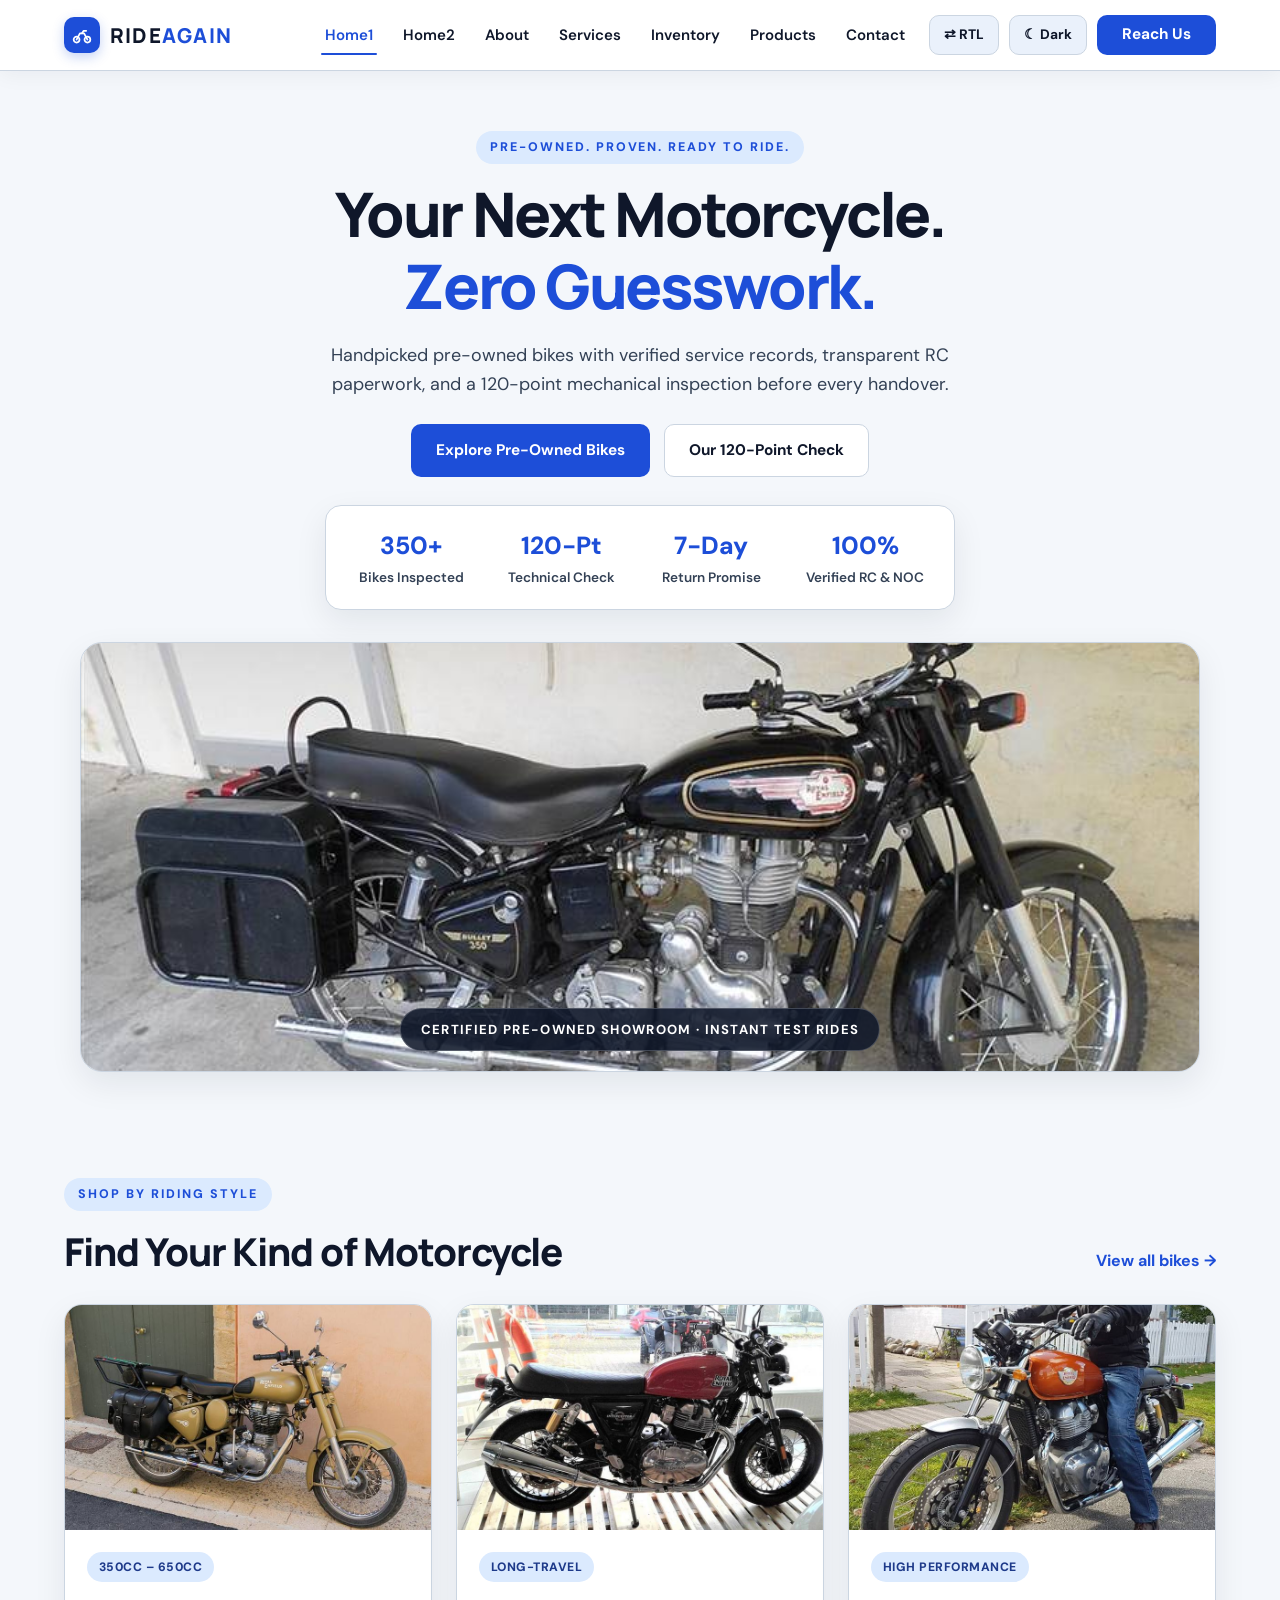
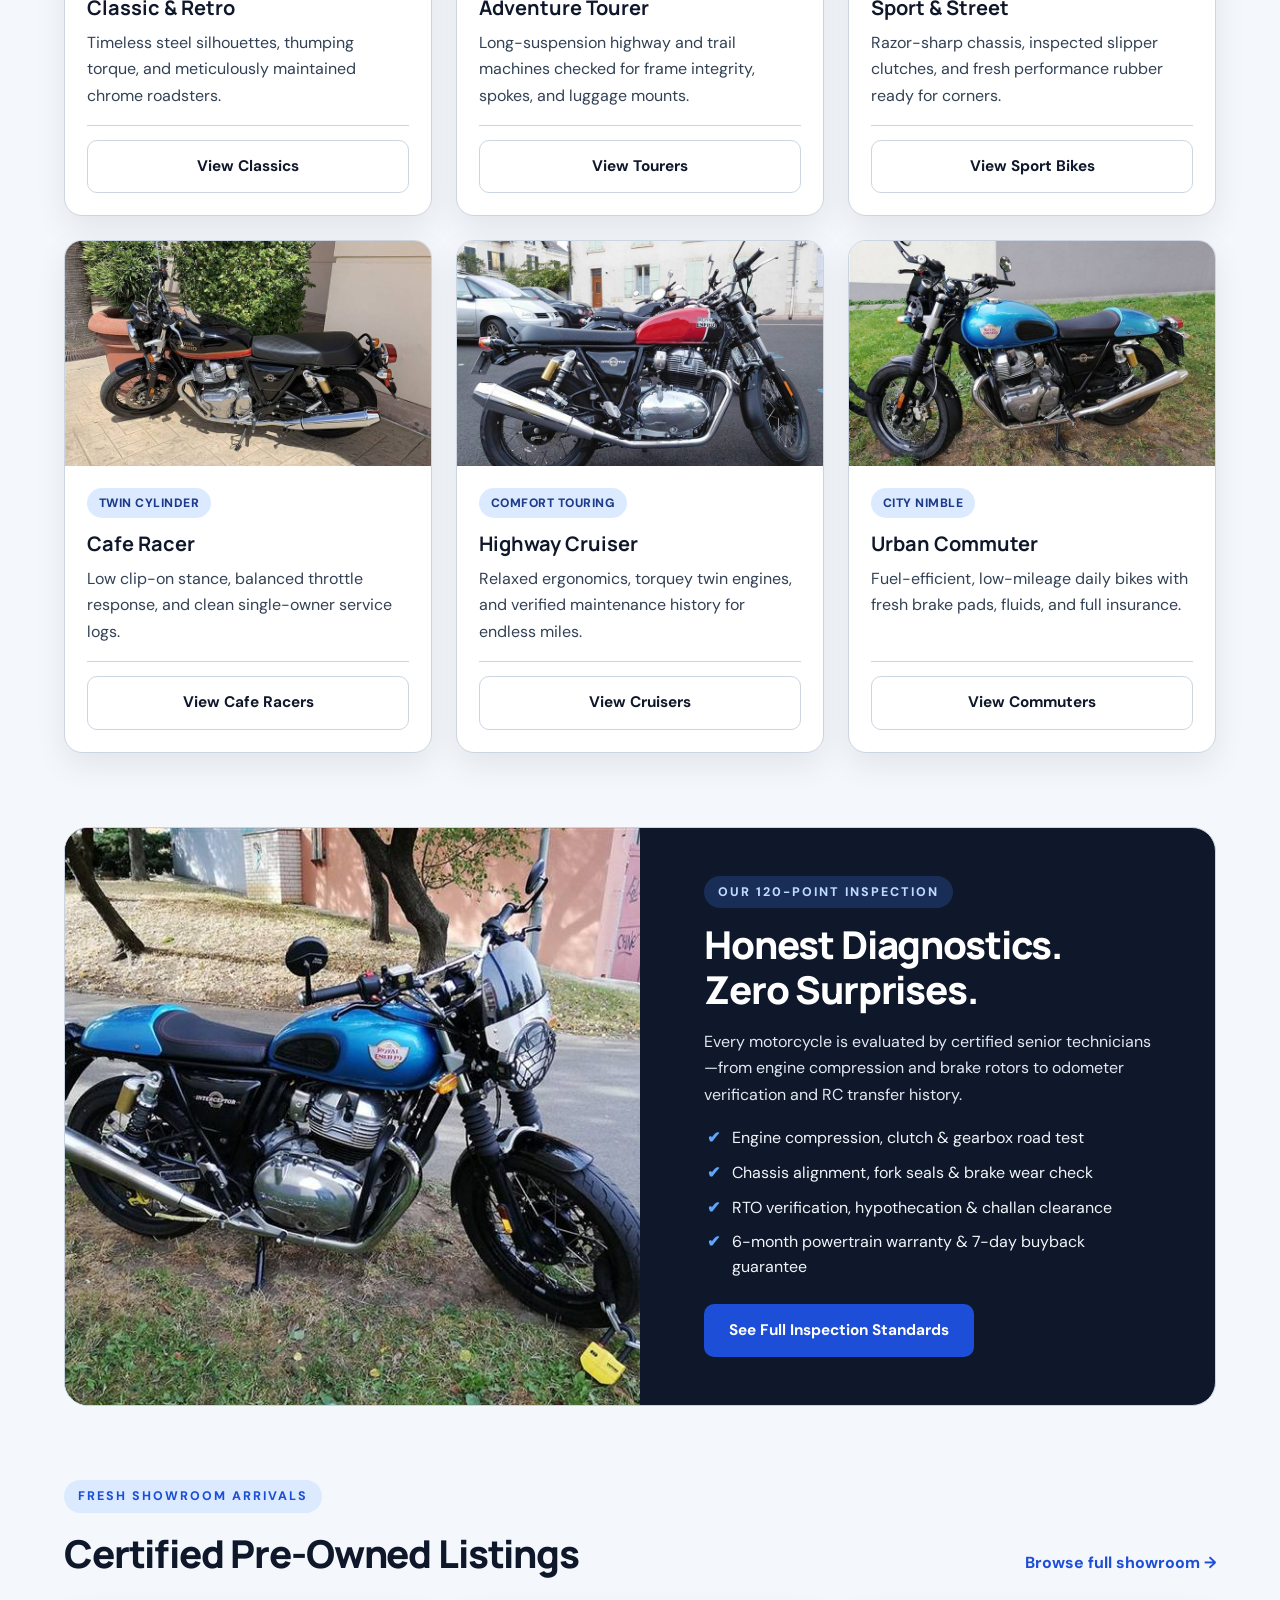
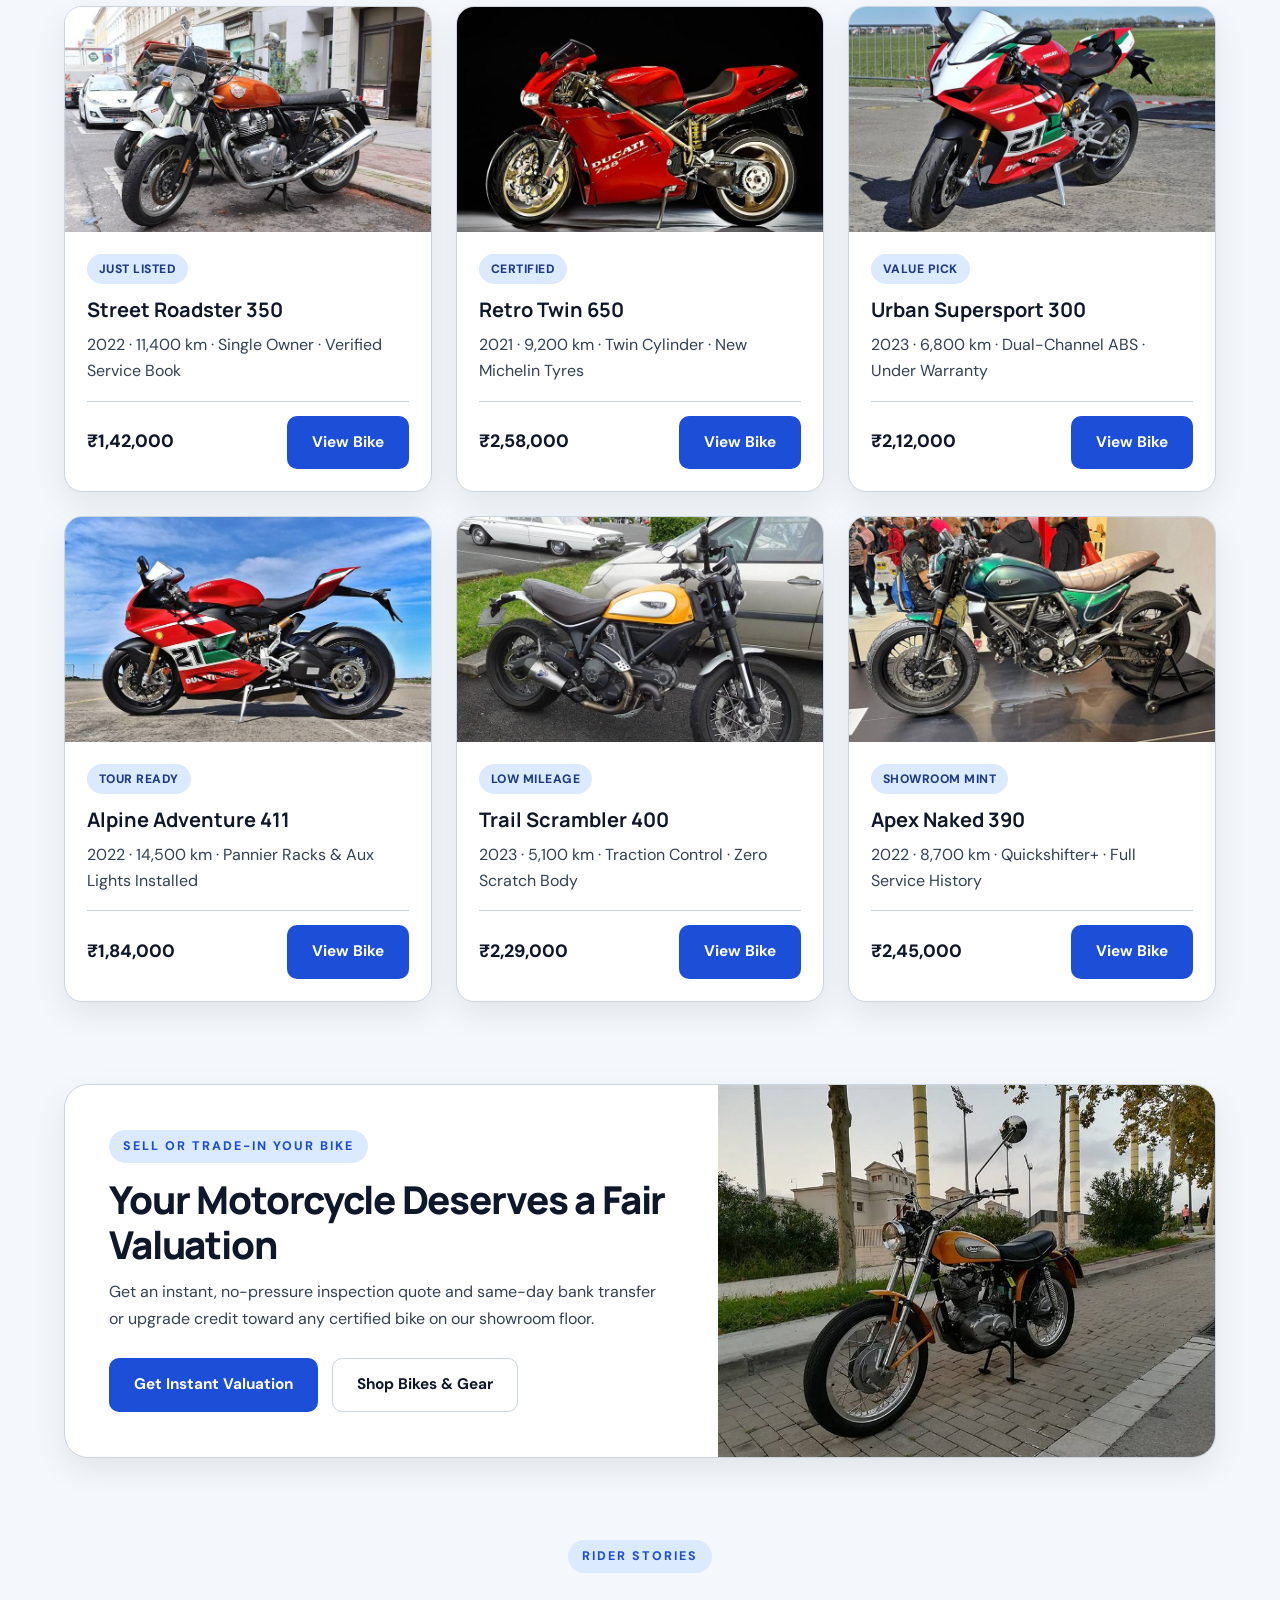
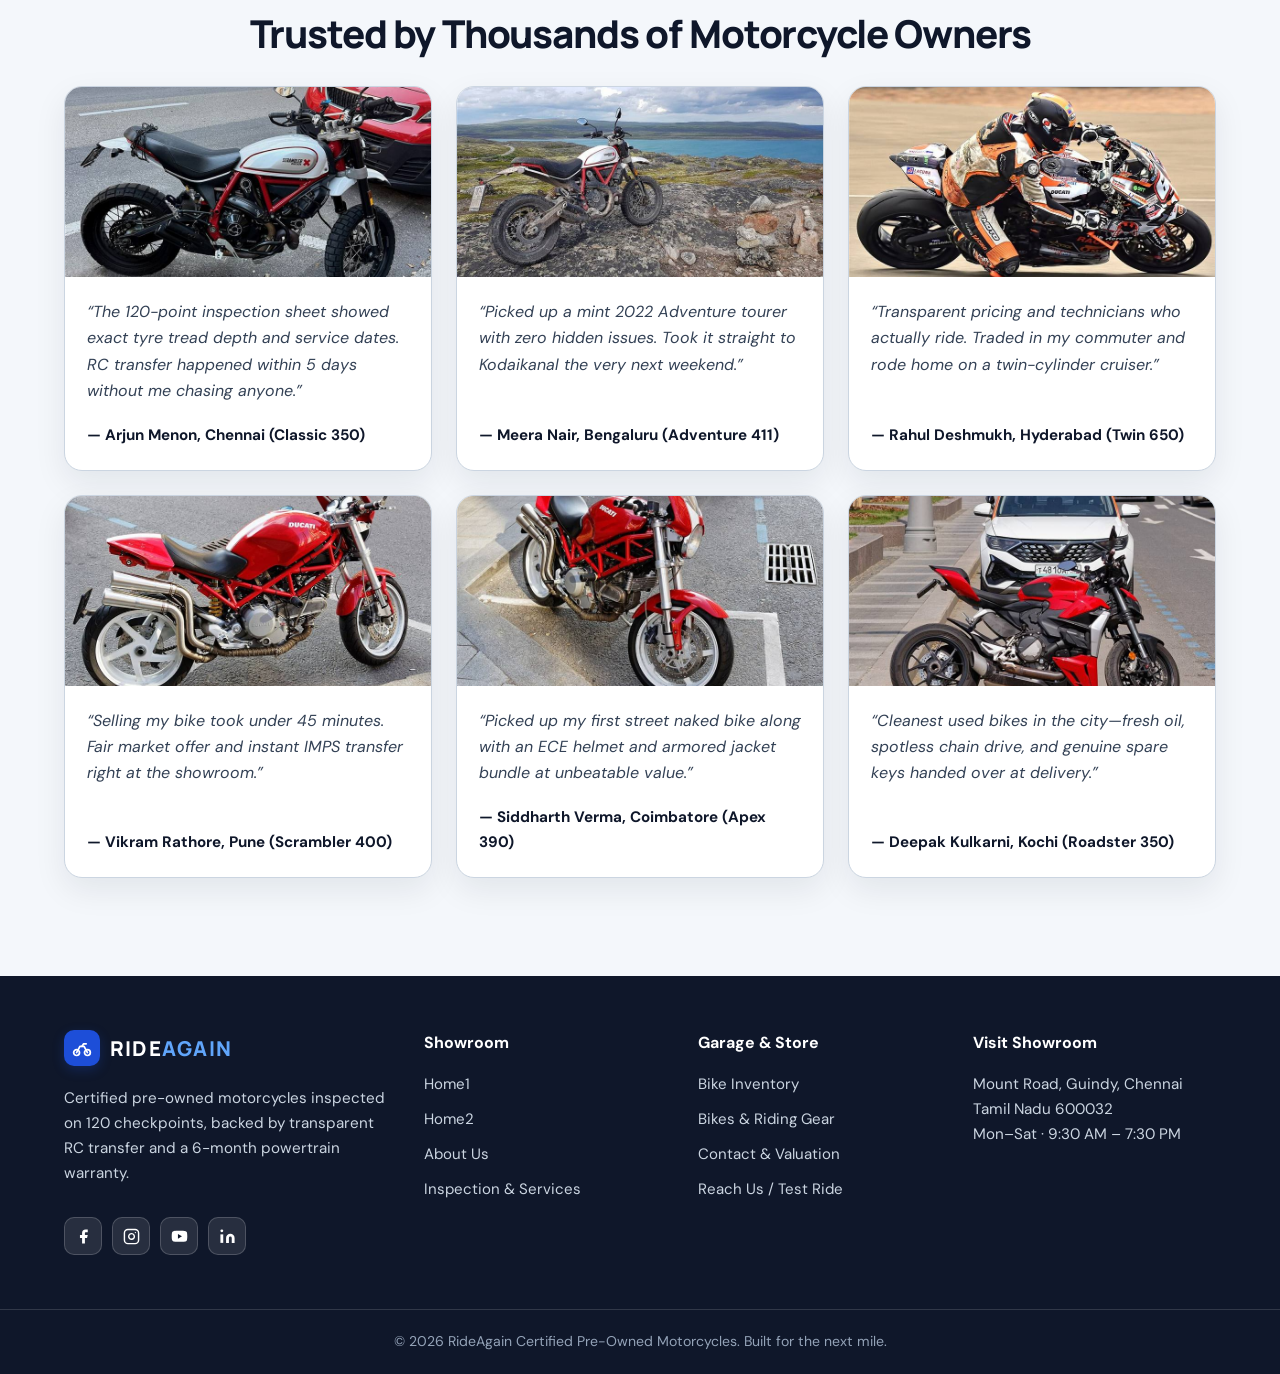
<file: index.html>
<!DOCTYPE html>
<html lang="en">
<head>
  <meta charset="UTF-8">
  <meta name="viewport" content="width=device-width, initial-scale=1.0">
  <title>RideAgain | Certified Pre-Owned Bikes</title>
  <link rel="icon" type="image/svg+xml" href="favicon.svg">
  <link rel="shortcut icon" href="favicon.svg">
  <link rel="stylesheet" href="styles.css">
</head>
<body>
  <header class="header">
    <a class="brand" href="index.html">
      <span class="brand-logo" aria-hidden="true">
        <svg width="20" height="20" viewBox="0 0 24 24" fill="none" stroke="currentColor" stroke-width="2.1" stroke-linecap="round" stroke-linejoin="round">
          <circle cx="5.5" cy="17.5" r="3.5"/>
          <circle cx="18.5" cy="17.5" r="3.5"/>
          <path d="M5.5 17.5L9.5 10h5l4 7.5"/>
          <path d="M12 10l2-3h3"/>
        </svg>
      </span>
      <span class="brand-text">RIDE<span>AGAIN</span></span>
    </a>
    <button class="hamburger" id="hamburger" type="button" aria-label="Toggle navigation" aria-expanded="false">
      <span></span><span></span><span></span>
    </button>
    <div class="nav-menu" id="navMenu">
      <nav class="nav-links" aria-label="Primary navigation">
        <a class="active" href="index.html">Home1</a>
        <a href="home2.html">Home2</a>
        <a href="about.html">About</a>
        <a href="services.html">Services</a>
        <a href="inventory.html">Inventory</a>
        <a href="products.html">Products</a>
        <a href="contact.html">Contact</a>
      </nav>
      <div class="nav-actions">
        <button id="rtl" type="button" class="util-btn" aria-label="Toggle right to left">⇄ RTL</button>
        <button id="theme" type="button" class="util-btn" aria-label="Toggle theme">☾ Dark</button>
        <a class="button nav-cta-btn" href="contact.html#contactForm">Reach Us</a>
      </div>
    </div>
  </header>

  <main>
    <section class="hero hero-home1">
      <div class="hero-copy">
        <span class="eyebrow">PRE-OWNED. PROVEN. READY TO RIDE.</span>
        <h1>Your Next Motorcycle.<br><em>Zero Guesswork.</em></h1>
        <p>Handpicked pre-owned bikes with verified service records, transparent RC paperwork, and a 120-point mechanical inspection before every handover.</p>
        <div class="actions">
          <a class="button" href="inventory.html">Explore Pre-Owned Bikes</a>
          <a class="button secondary" href="services.html">Our 120-Point Check</a>
        </div>
        <div class="stats">
          <div><strong>350+</strong><small>Bikes Inspected</small></div>
          <div><strong>120-Pt</strong><small>Technical Check</small></div>
          <div><strong>7-Day</strong><small>Return Promise</small></div>
          <div><strong>100%</strong><small>Verified RC &amp; NOC</small></div>
        </div>
      </div>
      <div class="hero-img">
        <img src="images/h1-hero.jpg" alt="Pre-owned cruiser motorcycle on open scenic road">
        <div class="image-tag">CERTIFIED PRE-OWNED SHOWROOM · INSTANT TEST RIDES</div>
      </div>
    </section>

    <section class="section">
      <div class="section-head">
        <div>
          <span class="eyebrow">SHOP BY RIDING STYLE</span>
          <h2>Find Your Kind of Motorcycle</h2>
        </div>
        <a href="inventory.html">View all bikes →</a>
      </div>
      <div class="grid three">
        <article class="card">
          <div class="card-img">
            <img src="images/h1-style-1.jpg" alt="Classic and Retro Roadster Motorcycle">
          </div>
          <div class="card-body">
            <span class="pill">350cc – 650cc</span>
            <h3>Classic &amp; Retro</h3>
            <p>Timeless steel silhouettes, thumping torque, and meticulously maintained chrome roadsters.</p>
            <div class="card-footer">
              <a class="button secondary" href="inventory.html">View Classics</a>
            </div>
          </div>
        </article>

        <article class="card">
          <div class="card-img">
            <img src="images/h1-style-2.jpg" alt="Adventure Touring Motorcycle">
          </div>
          <div class="card-body">
            <span class="pill">Long-Travel</span>
            <h3>Adventure Tourer</h3>
            <p>Long-suspension highway and trail machines checked for frame integrity, spokes, and luggage mounts.</p>
            <div class="card-footer">
              <a class="button secondary" href="inventory.html">View Tourers</a>
            </div>
          </div>
        </article>

        <article class="card">
          <div class="card-img">
            <img src="images/h1-style-3.jpg" alt="Supersport Street Motorcycle">
          </div>
          <div class="card-body">
            <span class="pill">High Performance</span>
            <h3>Sport &amp; Street</h3>
            <p>Razor-sharp chassis, inspected slipper clutches, and fresh performance rubber ready for corners.</p>
            <div class="card-footer">
              <a class="button secondary" href="inventory.html">View Sport Bikes</a>
            </div>
          </div>
        </article>

        <article class="card">
          <div class="card-img">
            <img src="images/h1-style-4.jpg" alt="Black Cafe Racer Motorcycle">
          </div>
          <div class="card-body">
            <span class="pill">Twin Cylinder</span>
            <h3>Cafe Racer</h3>
            <p>Low clip-on stance, balanced throttle response, and clean single-owner service logs.</p>
            <div class="card-footer">
              <a class="button secondary" href="inventory.html">View Cafe Racers</a>
            </div>
          </div>
        </article>

        <article class="card">
          <div class="card-img">
            <img src="images/h1-style-5.jpg" alt="Heavyweight Highway Cruiser Motorcycle">
          </div>
          <div class="card-body">
            <span class="pill">Comfort Touring</span>
            <h3>Highway Cruiser</h3>
            <p>Relaxed ergonomics, torquey twin engines, and verified maintenance history for endless miles.</p>
            <div class="card-footer">
              <a class="button secondary" href="products.html">View Cruisers</a>
            </div>
          </div>
        </article>

        <article class="card">
          <div class="card-img">
            <img src="images/h1-style-6.jpg" alt="Daily Street Commuter Motorcycle">
          </div>
          <div class="card-body">
            <span class="pill">City Nimble</span>
            <h3>Urban Commuter</h3>
            <p>Fuel-efficient, low-mileage daily bikes with fresh brake pads, fluids, and full insurance.</p>
            <div class="card-footer">
              <a class="button secondary" href="products.html">View Commuters</a>
            </div>
          </div>
        </article>
      </div>
    </section>

    <section class="feature">
      <div class="feature-img">
        <img src="images/h1-feature.jpg" alt="Motorcycle Engine and Mechanical Inspection">
      </div>
      <div class="feature-copy">
        <span class="eyebrow">OUR 120-POINT INSPECTION</span>
        <h2>Honest Diagnostics.<br>Zero Surprises.</h2>
        <p>Every motorcycle is evaluated by certified senior technicians—from engine compression and brake rotors to odometer verification and RC transfer history.</p>
        <ul class="ticks">
          <li>Engine compression, clutch &amp; gearbox road test</li>
          <li>Chassis alignment, fork seals &amp; brake wear check</li>
          <li>RTO verification, hypothecation &amp; challan clearance</li>
          <li>6-month powertrain warranty &amp; 7-day buyback guarantee</li>
        </ul>
        <a class="button" href="services.html">See Full Inspection Standards</a>
      </div>
    </section>

    <section class="section">
      <div class="section-head">
        <div>
          <span class="eyebrow">FRESH SHOWROOM ARRIVALS</span>
          <h2>Certified Pre-Owned Listings</h2>
        </div>
        <a href="inventory.html">Browse full showroom →</a>
      </div>
      <div class="grid three">
        <article class="card">
          <div class="card-img">
            <img src="images/h1-arrival-1.jpg" alt="Street Classic 350 Motorcycle">
          </div>
          <div class="card-body">
            <span class="pill">Just Listed</span>
            <h3>Street Roadster 350</h3>
            <p>2022 · 11,400 km · Single Owner · Verified Service Book</p>
            <div class="card-footer split">
              <span class="price">₹1,42,000</span>
              <a class="button" href="inventory.html">View Bike</a>
            </div>
          </div>
        </article>

        <article class="card">
          <div class="card-img">
            <img src="images/h1-arrival-2.jpg" alt="Retro Twin 650 Motorcycle">
          </div>
          <div class="card-body">
            <span class="pill">Certified</span>
            <h3>Retro Twin 650</h3>
            <p>2021 · 9,200 km · Twin Cylinder · New Michelin Tyres</p>
            <div class="card-footer split">
              <span class="price">₹2,58,000</span>
              <a class="button" href="inventory.html">View Bike</a>
            </div>
          </div>
        </article>

        <article class="card">
          <div class="card-img">
            <img src="images/h1-arrival-3.jpg" alt="Urban Supersport 300 Motorcycle">
          </div>
          <div class="card-body">
            <span class="pill">Value Pick</span>
            <h3>Urban Supersport 300</h3>
            <p>2023 · 6,800 km · Dual-Channel ABS · Under Warranty</p>
            <div class="card-footer split">
              <span class="price">₹2,12,000</span>
              <a class="button" href="inventory.html">View Bike</a>
            </div>
          </div>
        </article>

        <article class="card">
          <div class="card-img">
            <img src="images/h1-arrival-4.jpg" alt="Alpine Adventure 411 Motorcycle">
          </div>
          <div class="card-body">
            <span class="pill">Tour Ready</span>
            <h3>Alpine Adventure 411</h3>
            <p>2022 · 14,500 km · Pannier Racks &amp; Aux Lights Installed</p>
            <div class="card-footer split">
              <span class="price">₹1,84,000</span>
              <a class="button" href="inventory.html">View Bike</a>
            </div>
          </div>
        </article>

        <article class="card">
          <div class="card-img">
            <img src="images/h1-arrival-5.jpg" alt="Scrambler 400 Pre-Owned Motorcycle">
          </div>
          <div class="card-body">
            <span class="pill">Low Mileage</span>
            <h3>Trail Scrambler 400</h3>
            <p>2023 · 5,100 km · Traction Control · Zero Scratch Body</p>
            <div class="card-footer split">
              <span class="price">₹2,29,000</span>
              <a class="button" href="inventory.html">View Bike</a>
            </div>
          </div>
        </article>

        <article class="card">
          <div class="card-img">
            <img src="images/h1-arrival-6.jpg" alt="Track Naked 390 Motorcycle">
          </div>
          <div class="card-body">
            <span class="pill">Showroom Mint</span>
            <h3>Apex Naked 390</h3>
            <p>2022 · 8,700 km · Quickshifter+ · Full Service History</p>
            <div class="card-footer split">
              <span class="price">₹2,45,000</span>
              <a class="button" href="inventory.html">View Bike</a>
            </div>
          </div>
        </article>
      </div>
    </section>

    <section class="banner">
      <div class="banner-copy">
        <span class="eyebrow">SELL OR TRADE-IN YOUR BIKE</span>
        <h2>Your Motorcycle Deserves a Fair Valuation</h2>
        <p>Get an instant, no-pressure inspection quote and same-day bank transfer or upgrade credit toward any certified bike on our showroom floor.</p>
        <div class="actions">
          <a class="button" href="contact.html#contactForm">Get Instant Valuation</a>
          <a class="button secondary" href="products.html">Shop Bikes &amp; Gear</a>
        </div>
      </div>
      <div class="banner-img">
        <img src="images/h1-banner.jpg" alt="Highway Touring Motorcycle Trade-In">
      </div>
    </section>

    <section class="section">
      <div class="section-head centered">
        <span class="eyebrow">RIDER STORIES</span>
        <h2>Trusted by Thousands of Motorcycle Owners</h2>
      </div>
      <div class="grid three">
        <article class="quote-card">
          <img src="images/h1-story-1.jpg" alt="Custom Classic Motorcycle Delivery">
          <div class="quote-body">
            <blockquote>“The 120-point inspection sheet showed exact tyre tread depth and service dates. RC transfer happened within 5 days without me chasing anyone.”</blockquote>
            <strong>— Arjun Menon, Chennai (Classic 350)</strong>
          </div>
        </article>

        <article class="quote-card">
          <img src="images/h1-story-2.jpg" alt="Motorcycle Rider With Helmet">
          <div class="quote-body">
            <blockquote>“Picked up a mint 2022 Adventure tourer with zero hidden issues. Took it straight to Kodaikanal the very next weekend.”</blockquote>
            <strong>— Meera Nair, Bengaluru (Adventure 411)</strong>
          </div>
        </article>

        <article class="quote-card">
          <img src="images/h1-story-3.jpg" alt="Showroom Custom Bobber">
          <div class="quote-body">
            <blockquote>“Transparent pricing and technicians who actually ride. Traded in my commuter and rode home on a twin-cylinder cruiser.”</blockquote>
            <strong>— Rahul Deshmukh, Hyderabad (Twin 650)</strong>
          </div>
        </article>

        <article class="quote-card">
          <img src="images/h1-story-4.jpg" alt="Dual Sport Trail Rider">
          <div class="quote-body">
            <blockquote>“Selling my bike took under 45 minutes. Fair market offer and instant IMPS transfer right at the showroom.”</blockquote>
            <strong>— Vikram Rathore, Pune (Scrambler 400)</strong>
          </div>
        </article>

        <article class="quote-card">
          <img src="images/h1-story-5.jpg" alt="Street Naked Motorcycle">
          <div class="quote-body">
            <blockquote>“Picked up my first street naked bike along with an ECE helmet and armored jacket bundle at unbeatable value.”</blockquote>
            <strong>— Siddharth Verma, Coimbatore (Apex 390)</strong>
          </div>
        </article>

        <article class="quote-card">
          <img src="images/h1-story-6.jpg" alt="Royal Roadster Motorcycle">
          <div class="quote-body">
            <blockquote>“Cleanest used bikes in the city—fresh oil, spotless chain drive, and genuine spare keys handed over at delivery.”</blockquote>
            <strong>— Deepak Kulkarni, Kochi (Roadster 350)</strong>
          </div>
        </article>
      </div>
    </section>
  </main>

  <footer>
    <div class="footer-grid">
      <div>
        <a class="brand" href="index.html">
          <span class="brand-logo" aria-hidden="true">
            <svg width="20" height="20" viewBox="0 0 24 24" fill="none" stroke="currentColor" stroke-width="2.1" stroke-linecap="round" stroke-linejoin="round">
              <circle cx="5.5" cy="17.5" r="3.5"/>
              <circle cx="18.5" cy="17.5" r="3.5"/>
              <path d="M5.5 17.5L9.5 10h5l4 7.5"/>
              <path d="M12 10l2-3h3"/>
            </svg>
          </span>
          <span class="brand-text">RIDE<span>AGAIN</span></span>
        </a>
        <p>Certified pre-owned motorcycles inspected on 120 checkpoints, backed by transparent RC transfer and a 6-month powertrain warranty.</p>
        <div class="footer-socials" aria-label="RideAgain social channels">
          <a class="footer-social-link" href="https://facebook.com" target="_blank" rel="noopener noreferrer" aria-label="Facebook">
            <svg width="17" height="17" viewBox="0 0 24 24" fill="currentColor" aria-hidden="true"><path d="M18 2h-3a5 5 0 0 0-5 5v3H7v4h3v8h4v-8h3l1-4h-4V7a1 1 0 0 1 1-1h3z"/></svg>
          </a>
          <a class="footer-social-link" href="https://instagram.com" target="_blank" rel="noopener noreferrer" aria-label="Instagram">
            <svg width="17" height="17" viewBox="0 0 24 24" fill="none" stroke="currentColor" stroke-width="2" stroke-linecap="round" stroke-linejoin="round" aria-hidden="true"><rect x="2" y="2" width="20" height="20" rx="5" ry="5"/><path d="M16 11.37A4 4 0 1 1 12.63 8 4 4 0 0 1 16 11.37z"/><line x1="17.5" y1="6.5" x2="17.51" y2="6.5"/></svg>
          </a>
          <a class="footer-social-link" href="https://youtube.com" target="_blank" rel="noopener noreferrer" aria-label="YouTube">
            <svg width="17" height="17" viewBox="0 0 24 24" fill="currentColor" aria-hidden="true"><path d="M22.54 6.42a2.78 2.78 0 0 0-1.94-2C18.88 4 12 4 12 4s-6.88 0-8.6.46a2.78 2.78 0 0 0-1.94 2A29 29 0 0 0 1 11.75a29 29 0 0 0 .46 5.33A2.78 2.78 0 0 0 3.4 19c1.72.46 8.6.46 8.6.46s6.88 0 8.6-.46a2.78 2.78 0 0 0 1.94-2 29 29 0 0 0 .46-5.25 29 29 0 0 0-.46-5.33z"/><polygon points="9.75 15.02 15.5 11.75 9.75 8.48 9.75 15.02" fill="#0f172a"/></svg>
          </a>
          <a class="footer-social-link" href="https://linkedin.com" target="_blank" rel="noopener noreferrer" aria-label="LinkedIn">
            <svg width="17" height="17" viewBox="0 0 24 24" fill="currentColor" aria-hidden="true"><path d="M16 8a6 6 0 0 1 6 6v7h-4v-7a2 2 0 0 0-2-2 2 2 0 0 0-2 2v7h-4v-7a6 6 0 0 1 6-6z"/><rect x="2" y="9" width="4" height="12"/><circle cx="4" cy="4" r="2"/></svg>
          </a>
        </div>
      </div>
      <div>
        <strong>Showroom</strong>
        <a href="index.html">Home1</a>
        <a href="home2.html">Home2</a>
        <a href="about.html">About Us</a>
        <a href="services.html">Inspection &amp; Services</a>
      </div>
      <div>
        <strong>Garage &amp; Store</strong>
        <a href="inventory.html">Bike Inventory</a>
        <a href="products.html">Bikes &amp; Riding Gear</a>
        <a href="contact.html">Contact &amp; Valuation</a>
        <a href="contact.html#contactForm">Reach Us / Test Ride</a>
      </div>
      <div>
        <strong>Visit Showroom</strong>
        <p>Mount Road, Guindy, Chennai<br>Tamil Nadu 600032<br>Mon–Sat · 9:30 AM – 7:30 PM</p>
      </div>
    </div>
    <div class="copyright">© 2026 RideAgain Certified Pre-Owned Motorcycles. Built for the next mile.</div>
  </footer>

  <button class="back-to-top" id="backToTop" type="button" aria-label="Back to top">
    <svg width="22" height="22" viewBox="0 0 24 24" fill="none" stroke="currentColor" stroke-width="2.5" stroke-linecap="round" stroke-linejoin="round" aria-hidden="true">
      <polyline points="18 15 12 9 6 15"></polyline>
    </svg>
  </button>

  <script src="script.js"></script>
</body>
</html>
</file>
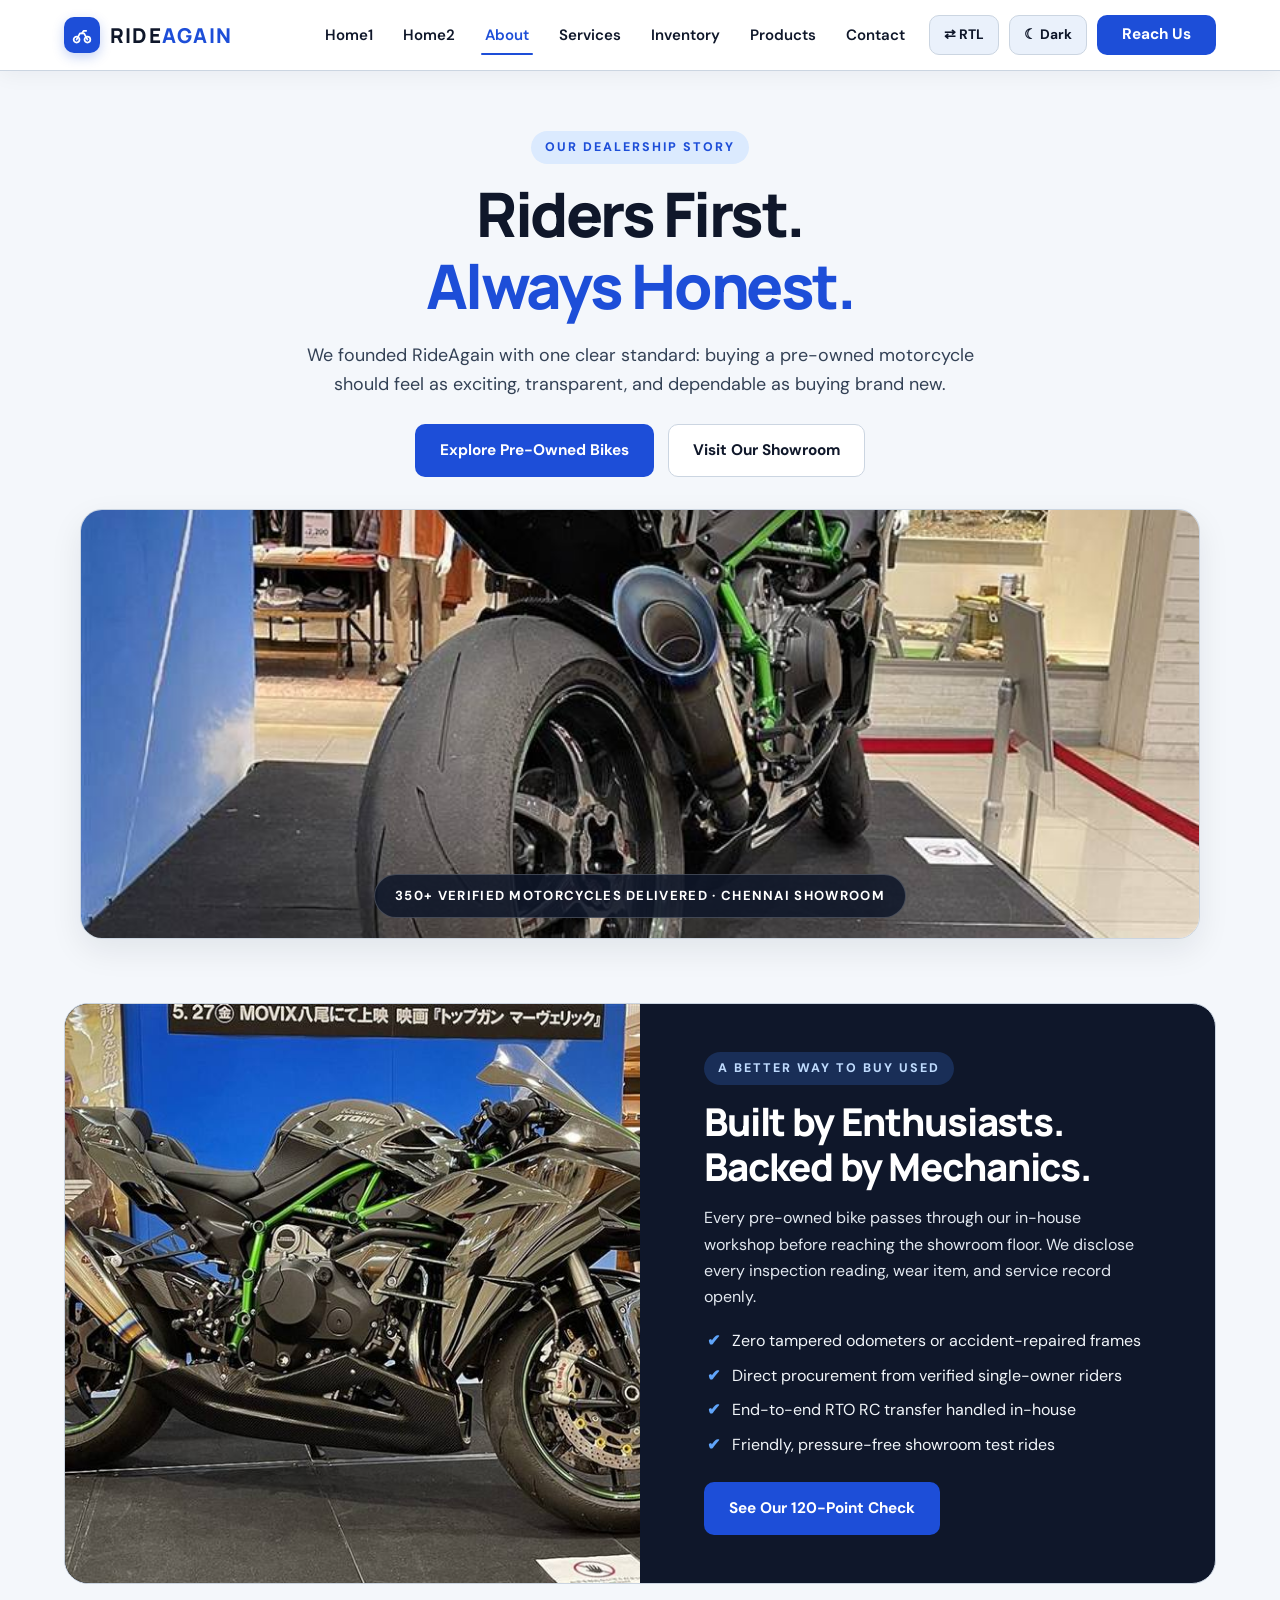
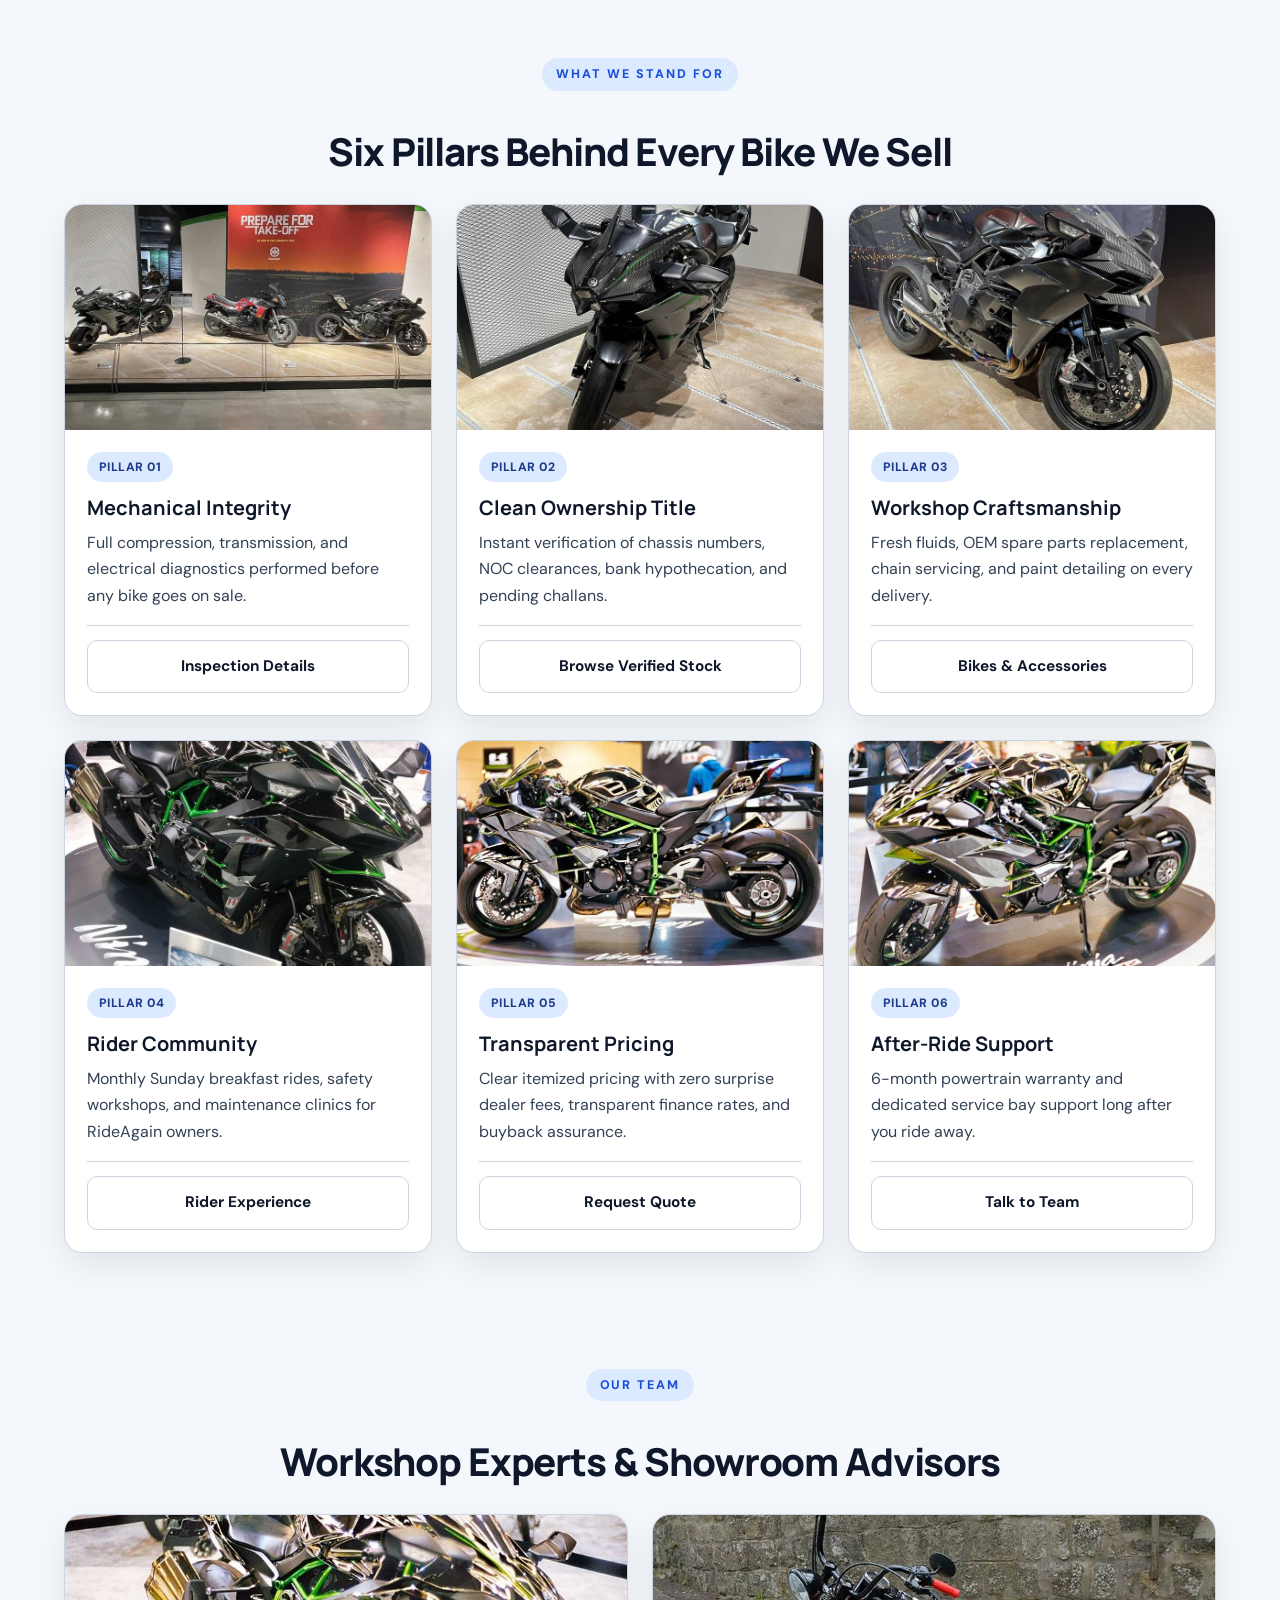
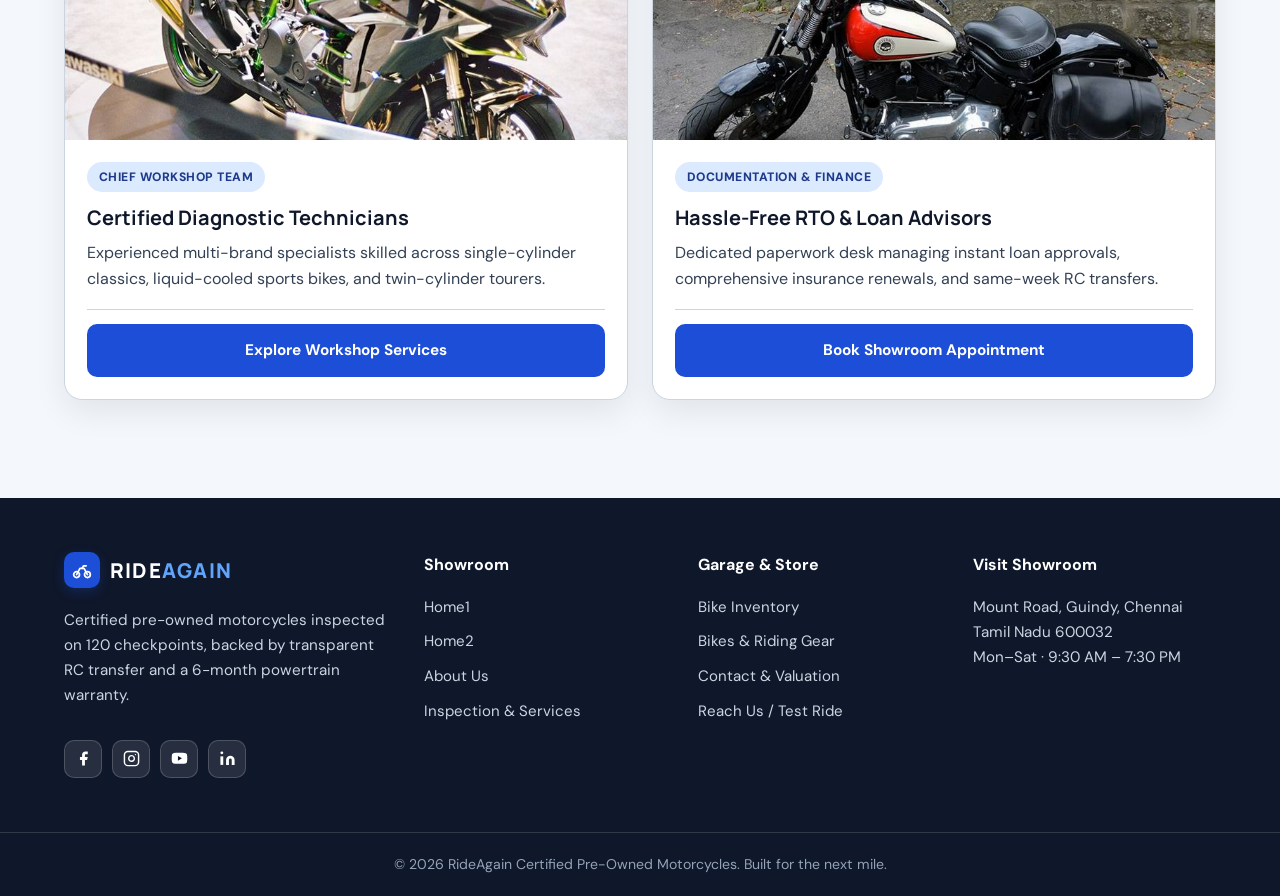
<file: about.html>
<!DOCTYPE html>
<html lang="en">
<head>
  <meta charset="UTF-8">
  <meta name="viewport" content="width=device-width, initial-scale=1.0">
  <title>About Us | RideAgain Pre-Owned Bikes</title>
  <link rel="icon" type="image/svg+xml" href="favicon.svg">
  <link rel="shortcut icon" href="favicon.svg">
  <link rel="stylesheet" href="styles.css">
</head>
<body>
  <header class="header">
    <a class="brand" href="index.html">
      <span class="brand-logo" aria-hidden="true">
        <svg width="20" height="20" viewBox="0 0 24 24" fill="none" stroke="currentColor" stroke-width="2.1" stroke-linecap="round" stroke-linejoin="round">
          <circle cx="5.5" cy="17.5" r="3.5"/>
          <circle cx="18.5" cy="17.5" r="3.5"/>
          <path d="M5.5 17.5L9.5 10h5l4 7.5"/>
          <path d="M12 10l2-3h3"/>
        </svg>
      </span>
      <span class="brand-text">RIDE<span>AGAIN</span></span>
    </a>
    <button class="hamburger" id="hamburger" type="button" aria-label="Toggle navigation" aria-expanded="false">
      <span></span><span></span><span></span>
    </button>
    <div class="nav-menu" id="navMenu">
      <nav class="nav-links" aria-label="Primary navigation">
        <a href="index.html">Home1</a>
        <a href="home2.html">Home2</a>
        <a class="active" href="about.html">About</a>
        <a href="services.html">Services</a>
        <a href="inventory.html">Inventory</a>
        <a href="products.html">Products</a>
        <a href="contact.html">Contact</a>
      </nav>
      <div class="nav-actions">
        <button id="rtl" type="button" class="util-btn" aria-label="Toggle right to left">⇄ RTL</button>
        <button id="theme" type="button" class="util-btn" aria-label="Toggle theme">☾ Dark</button>
        <a class="button nav-cta-btn" href="contact.html#contactForm">Reach Us</a>
      </div>
    </div>
  </header>

  <main>
    <section class="page-hero">
      <div class="hero-copy">
        <span class="eyebrow">OUR DEALERSHIP STORY</span>
        <h1>Riders First.<br><em>Always Honest.</em></h1>
        <p>We founded RideAgain with one clear standard: buying a pre-owned motorcycle should feel as exciting, transparent, and dependable as buying brand new.</p>
        <div class="actions">
          <a class="button" href="inventory.html">Explore Pre-Owned Bikes</a>
          <a class="button secondary" href="contact.html#contactForm">Visit Our Showroom</a>
        </div>
      </div>
      <div class="page-hero-img">
        <img src="images/about-hero.jpg" alt="Chrome Twin-Cylinder Cruiser at RideAgain Showroom">
        <div class="image-tag">350+ VERIFIED MOTORCYCLES DELIVERED · CHENNAI SHOWROOM</div>
      </div>
    </section>

    <section class="feature">
      <div class="feature-img">
        <img src="images/about-feature.jpg" alt="Detailed Classic Motorcycle Inspection">
      </div>
      <div class="feature-copy">
        <span class="eyebrow">A BETTER WAY TO BUY USED</span>
        <h2>Built by Enthusiasts.<br>Backed by Mechanics.</h2>
        <p>Every pre-owned bike passes through our in-house workshop before reaching the showroom floor. We disclose every inspection reading, wear item, and service record openly.</p>
        <ul class="ticks">
          <li>Zero tampered odometers or accident-repaired frames</li>
          <li>Direct procurement from verified single-owner riders</li>
          <li>End-to-end RTO RC transfer handled in-house</li>
          <li>Friendly, pressure-free showroom test rides</li>
        </ul>
        <a class="button" href="services.html">See Our 120-Point Check</a>
      </div>
    </section>

    <section class="section">
      <div class="section-head centered">
        <span class="eyebrow">WHAT WE STAND FOR</span>
        <h2>Six Pillars Behind Every Bike We Sell</h2>
      </div>
      <div class="grid three">
        <article class="card">
          <div class="card-img">
            <img src="images/about-pillar-1.jpg" alt="Engine Mechanical Integrity">
          </div>
          <div class="card-body">
            <span class="pill">Pillar 01</span>
            <h3>Mechanical Integrity</h3>
            <p>Full compression, transmission, and electrical diagnostics performed before any bike goes on sale.</p>
            <div class="card-footer">
              <a class="button secondary" href="services.html">Inspection Details</a>
            </div>
          </div>
        </article>

        <article class="card">
          <div class="card-img">
            <img src="images/about-pillar-2.jpg" alt="Showroom Ready Pre-Owned Bike">
          </div>
          <div class="card-body">
            <span class="pill">Pillar 02</span>
            <h3>Clean Ownership Title</h3>
            <p>Instant verification of chassis numbers, NOC clearances, bank hypothecation, and pending challans.</p>
            <div class="card-footer">
              <a class="button secondary" href="inventory.html">Browse Verified Stock</a>
            </div>
          </div>
        </article>

        <article class="card">
          <div class="card-img">
            <img src="images/about-pillar-3.jpg" alt="Workshop Detailing Craftsmanship">
          </div>
          <div class="card-body">
            <span class="pill">Pillar 03</span>
            <h3>Workshop Craftsmanship</h3>
            <p>Fresh fluids, OEM spare parts replacement, chain servicing, and paint detailing on every delivery.</p>
            <div class="card-footer">
              <a class="button secondary" href="products.html">Bikes &amp; Accessories</a>
            </div>
          </div>
        </article>

        <article class="card">
          <div class="card-img">
            <img src="images/about-pillar-4.jpg" alt="Touring Motorcycle Community">
          </div>
          <div class="card-body">
            <span class="pill">Pillar 04</span>
            <h3>Rider Community</h3>
            <p>Monthly Sunday breakfast rides, safety workshops, and maintenance clinics for RideAgain owners.</p>
            <div class="card-footer">
              <a class="button secondary" href="home2.html">Rider Experience</a>
            </div>
          </div>
        </article>

        <article class="card">
          <div class="card-img">
            <img src="images/about-pillar-5.jpg" alt="Transparent Bike Pricing">
          </div>
          <div class="card-body">
            <span class="pill">Pillar 05</span>
            <h3>Transparent Pricing</h3>
            <p>Clear itemized pricing with zero surprise dealer fees, transparent finance rates, and buyback assurance.</p>
            <div class="card-footer">
              <a class="button secondary" href="contact.html#contactForm">Request Quote</a>
            </div>
          </div>
        </article>

        <article class="card">
          <div class="card-img">
            <img src="images/about-pillar-6.jpg" alt="After-Sale Roadside Care">
          </div>
          <div class="card-body">
            <span class="pill">Pillar 06</span>
            <h3>After-Ride Support</h3>
            <p>6-month powertrain warranty and dedicated service bay support long after you ride away.</p>
            <div class="card-footer">
              <a class="button secondary" href="contact.html#contactForm">Talk to Team</a>
            </div>
          </div>
        </article>
      </div>
    </section>

    <section class="section">
      <div class="section-head centered">
        <span class="eyebrow">OUR TEAM</span>
        <h2>Workshop Experts &amp; Showroom Advisors</h2>
      </div>
      <div class="grid two">
        <article class="card">
          <div class="card-img">
            <img src="images/about-team-1.jpg" alt="Master Motorcycle Technician Bay">
          </div>
          <div class="card-body">
            <span class="pill">Chief Workshop Team</span>
            <h3>Certified Diagnostic Technicians</h3>
            <p>Experienced multi-brand specialists skilled across single-cylinder classics, liquid-cooled sports bikes, and twin-cylinder tourers.</p>
            <div class="card-footer">
              <a class="button" href="services.html">Explore Workshop Services</a>
            </div>
          </div>
        </article>

        <article class="card">
          <div class="card-img">
            <img src="images/about-team-2.jpg" alt="Showroom Customer Care Desk">
          </div>
          <div class="card-body">
            <span class="pill">Documentation &amp; Finance</span>
            <h3>Hassle-Free RTO &amp; Loan Advisors</h3>
            <p>Dedicated paperwork desk managing instant loan approvals, comprehensive insurance renewals, and same-week RC transfers.</p>
            <div class="card-footer">
              <a class="button" href="contact.html#contactForm">Book Showroom Appointment</a>
            </div>
          </div>
        </article>
      </div>
    </section>
  </main>

  <footer>
    <div class="footer-grid">
      <div>
        <a class="brand" href="index.html">
          <span class="brand-logo" aria-hidden="true">
            <svg width="20" height="20" viewBox="0 0 24 24" fill="none" stroke="currentColor" stroke-width="2.1" stroke-linecap="round" stroke-linejoin="round">
              <circle cx="5.5" cy="17.5" r="3.5"/>
              <circle cx="18.5" cy="17.5" r="3.5"/>
              <path d="M5.5 17.5L9.5 10h5l4 7.5"/>
              <path d="M12 10l2-3h3"/>
            </svg>
          </span>
          <span class="brand-text">RIDE<span>AGAIN</span></span>
        </a>
        <p>Certified pre-owned motorcycles inspected on 120 checkpoints, backed by transparent RC transfer and a 6-month powertrain warranty.</p>
        <div class="footer-socials" aria-label="RideAgain social channels">
          <a class="footer-social-link" href="https://facebook.com" target="_blank" rel="noopener noreferrer" aria-label="Facebook">
            <svg width="17" height="17" viewBox="0 0 24 24" fill="currentColor" aria-hidden="true"><path d="M18 2h-3a5 5 0 0 0-5 5v3H7v4h3v8h4v-8h3l1-4h-4V7a1 1 0 0 1 1-1h3z"/></svg>
          </a>
          <a class="footer-social-link" href="https://instagram.com" target="_blank" rel="noopener noreferrer" aria-label="Instagram">
            <svg width="17" height="17" viewBox="0 0 24 24" fill="none" stroke="currentColor" stroke-width="2" stroke-linecap="round" stroke-linejoin="round" aria-hidden="true"><rect x="2" y="2" width="20" height="20" rx="5" ry="5"/><path d="M16 11.37A4 4 0 1 1 12.63 8 4 4 0 0 1 16 11.37z"/><line x1="17.5" y1="6.5" x2="17.51" y2="6.5"/></svg>
          </a>
          <a class="footer-social-link" href="https://youtube.com" target="_blank" rel="noopener noreferrer" aria-label="YouTube">
            <svg width="17" height="17" viewBox="0 0 24 24" fill="currentColor" aria-hidden="true"><path d="M22.54 6.42a2.78 2.78 0 0 0-1.94-2C18.88 4 12 4 12 4s-6.88 0-8.6.46a2.78 2.78 0 0 0-1.94 2A29 29 0 0 0 1 11.75a29 29 0 0 0 .46 5.33A2.78 2.78 0 0 0 3.4 19c1.72.46 8.6.46 8.6.46s6.88 0 8.6-.46a2.78 2.78 0 0 0 1.94-2 29 29 0 0 0 .46-5.25 29 29 0 0 0-.46-5.33z"/><polygon points="9.75 15.02 15.5 11.75 9.75 8.48 9.75 15.02" fill="#0f172a"/></svg>
          </a>
          <a class="footer-social-link" href="https://linkedin.com" target="_blank" rel="noopener noreferrer" aria-label="LinkedIn">
            <svg width="17" height="17" viewBox="0 0 24 24" fill="currentColor" aria-hidden="true"><path d="M16 8a6 6 0 0 1 6 6v7h-4v-7a2 2 0 0 0-2-2 2 2 0 0 0-2 2v7h-4v-7a6 6 0 0 1 6-6z"/><rect x="2" y="9" width="4" height="12"/><circle cx="4" cy="4" r="2"/></svg>
          </a>
        </div>
      </div>
      <div>
        <strong>Showroom</strong>
        <a href="index.html">Home1</a>
        <a href="home2.html">Home2</a>
        <a href="about.html">About Us</a>
        <a href="services.html">Inspection &amp; Services</a>
      </div>
      <div>
        <strong>Garage &amp; Store</strong>
        <a href="inventory.html">Bike Inventory</a>
        <a href="products.html">Bikes &amp; Riding Gear</a>
        <a href="contact.html">Contact &amp; Valuation</a>
        <a href="contact.html#contactForm">Reach Us / Test Ride</a>
      </div>
      <div>
        <strong>Visit Showroom</strong>
        <p>Mount Road, Guindy, Chennai<br>Tamil Nadu 600032<br>Mon–Sat · 9:30 AM – 7:30 PM</p>
      </div>
    </div>
    <div class="copyright">© 2026 RideAgain Certified Pre-Owned Motorcycles. Built for the next mile.</div>
  </footer>

  <button class="back-to-top" id="backToTop" type="button" aria-label="Back to top">
    <svg width="22" height="22" viewBox="0 0 24 24" fill="none" stroke="currentColor" stroke-width="2.5" stroke-linecap="round" stroke-linejoin="round" aria-hidden="true">
      <polyline points="18 15 12 9 6 15"></polyline>
    </svg>
  </button>

  <script src="script.js"></script>
</body>
</html>
</file>
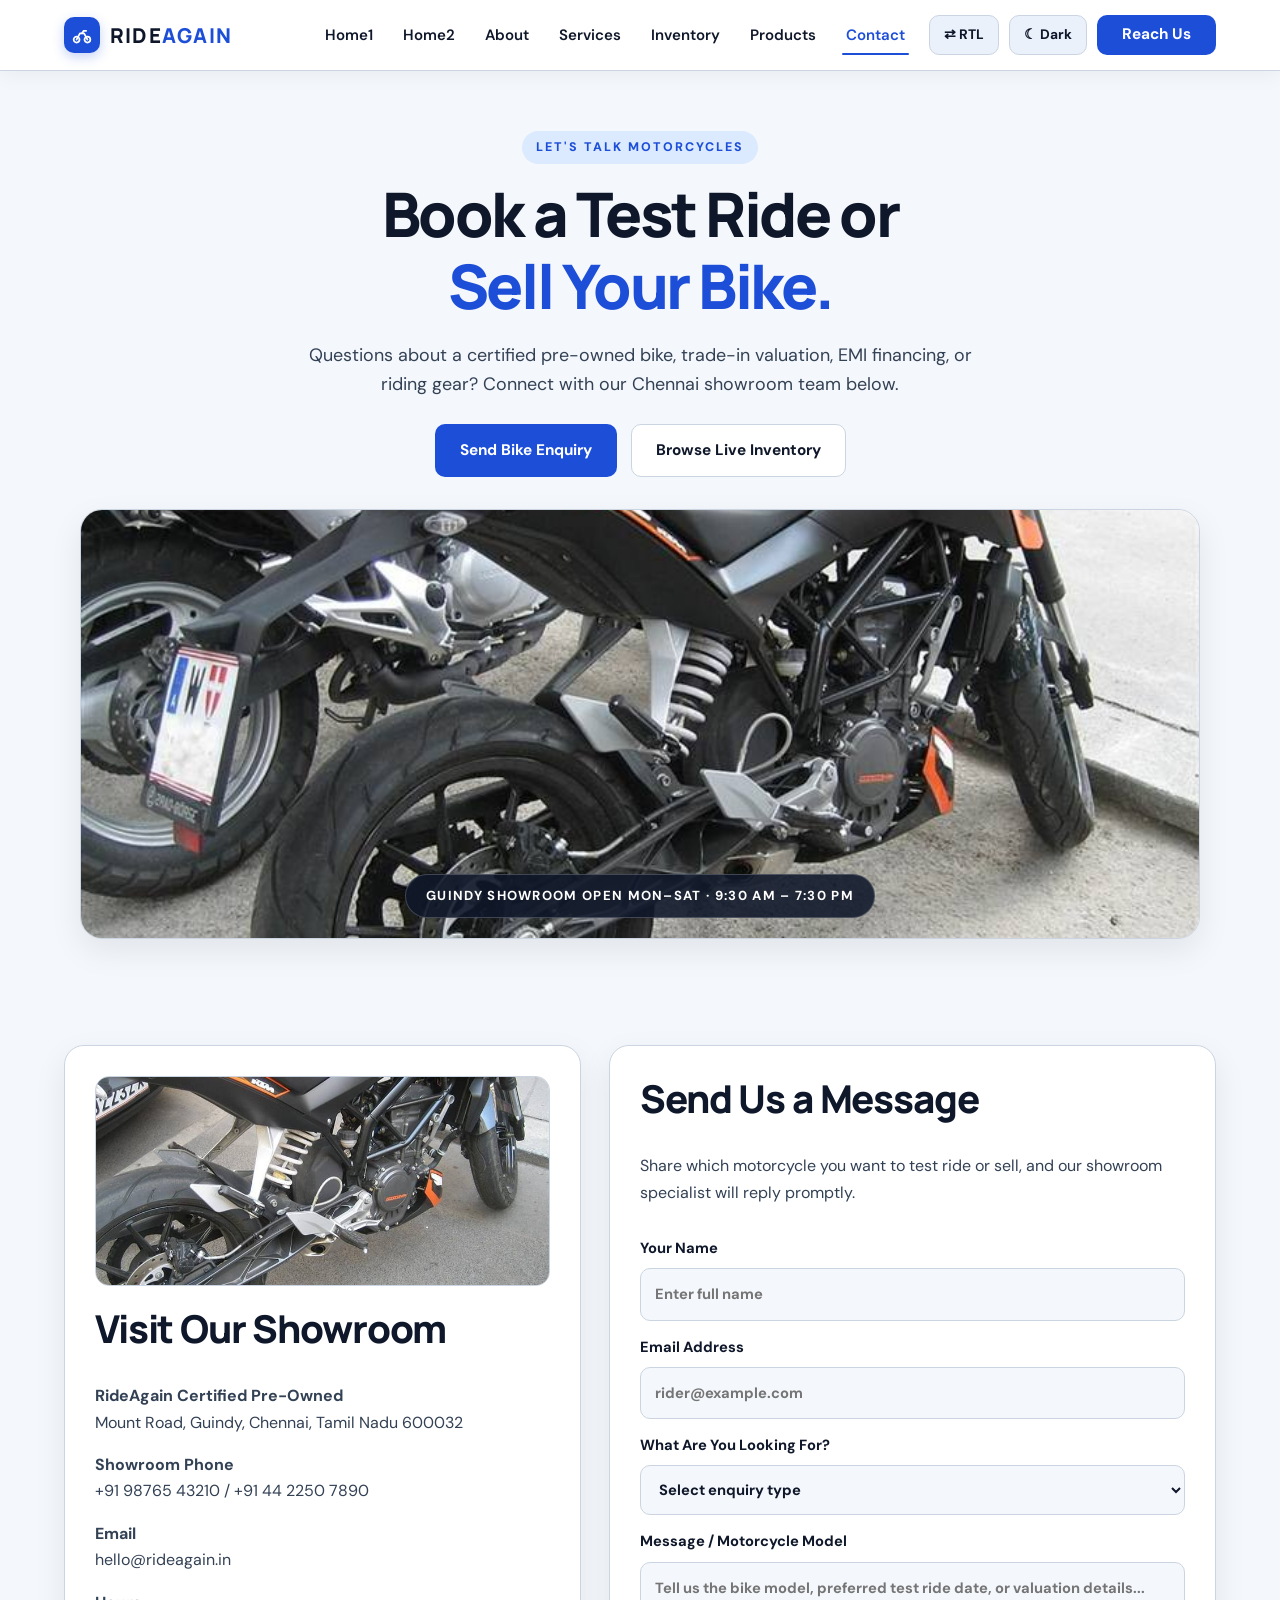
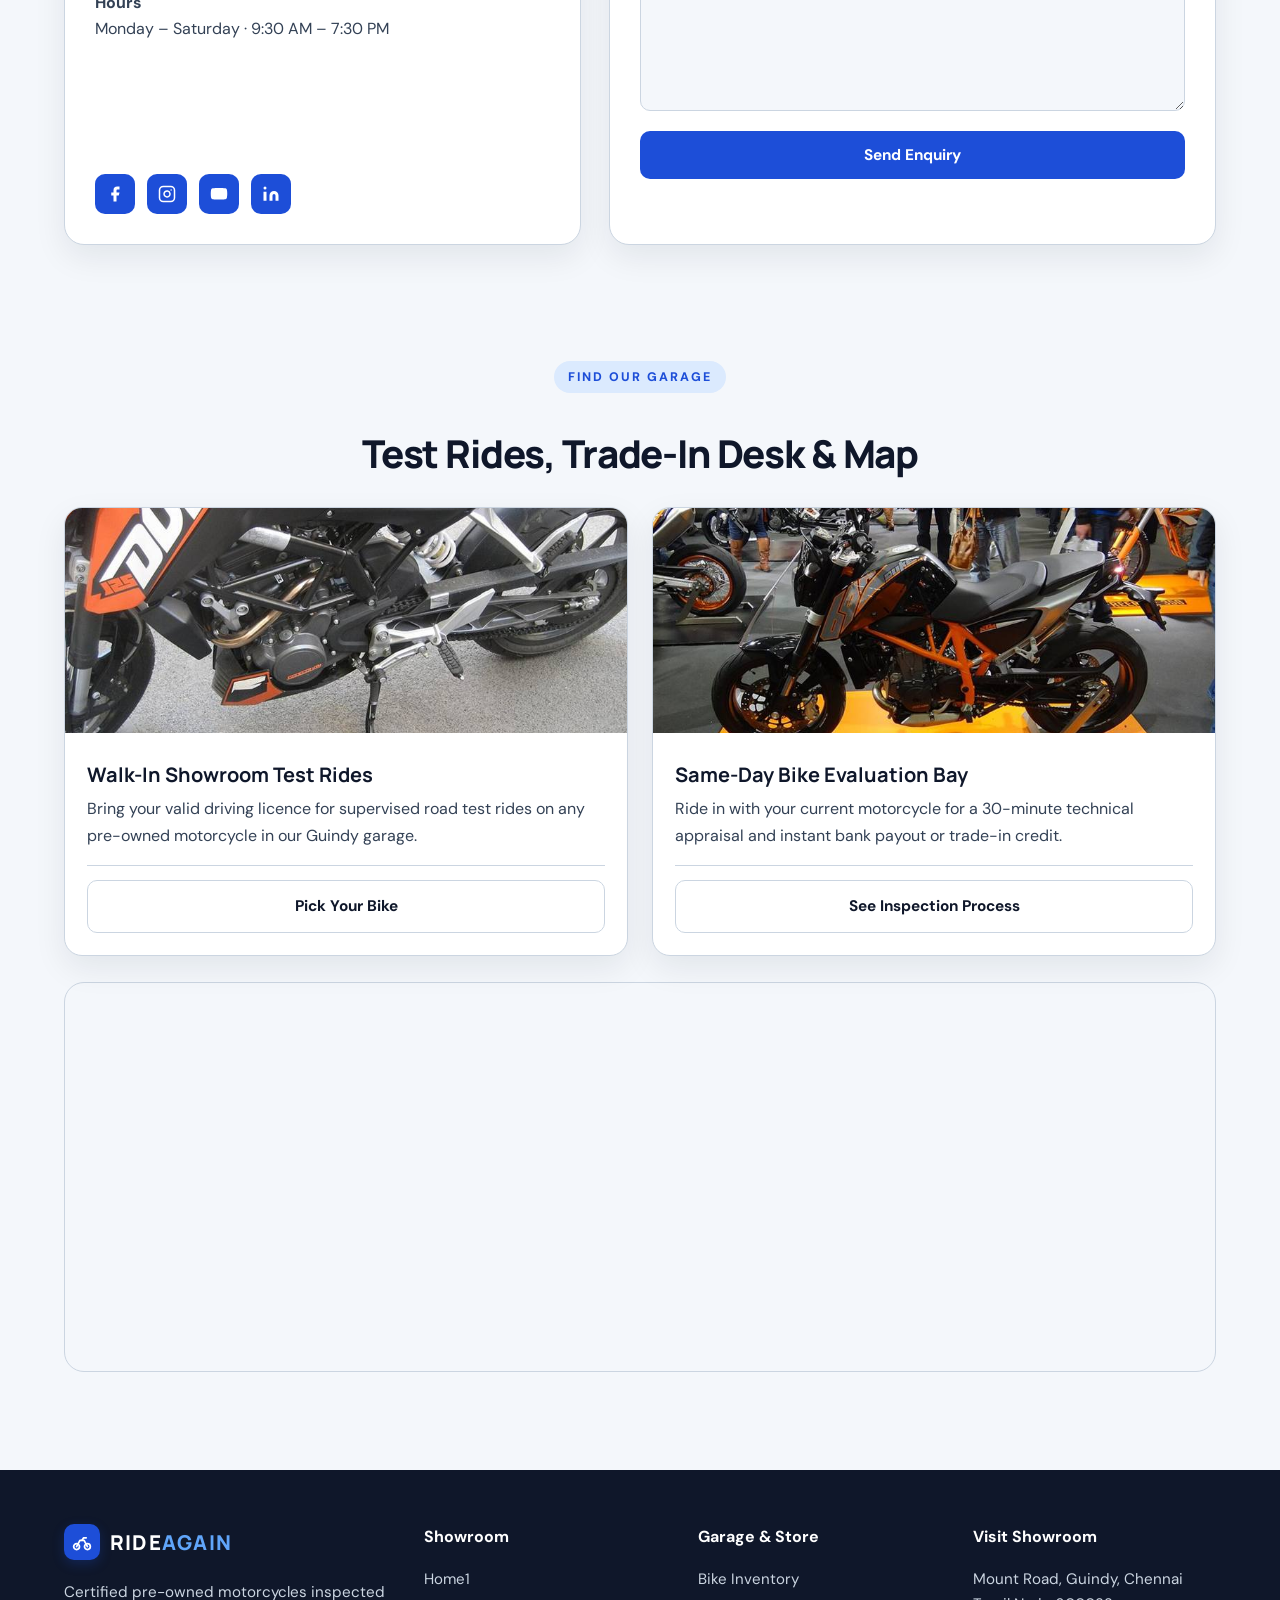
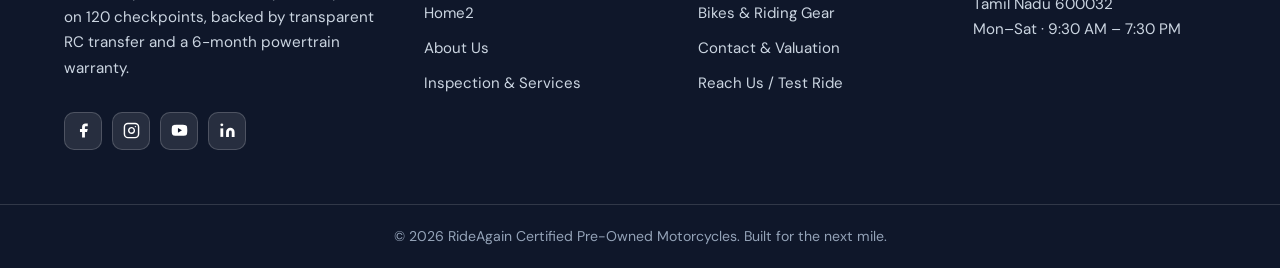
<file: contact.html>
<!DOCTYPE html>
<html lang="en">

<head>
  <meta charset="UTF-8">
  <meta name="viewport" content="width=device-width, initial-scale=1.0">
  <title>Contact &amp; Valuation | RideAgain Pre-Owned Bikes</title>
  <link rel="icon" type="image/svg+xml" href="favicon.svg">
  <link rel="shortcut icon" href="favicon.svg">
  <link rel="stylesheet" href="styles.css">
</head>

<body>
  <header class="header">
    <a class="brand" href="index.html">
      <span class="brand-logo" aria-hidden="true">
        <svg width="20" height="20" viewBox="0 0 24 24" fill="none" stroke="currentColor" stroke-width="2.1" stroke-linecap="round" stroke-linejoin="round">
          <circle cx="5.5" cy="17.5" r="3.5"/>
          <circle cx="18.5" cy="17.5" r="3.5"/>
          <path d="M5.5 17.5L9.5 10h5l4 7.5"/>
          <path d="M12 10l2-3h3"/>
        </svg>
      </span>
      <span class="brand-text">RIDE<span>AGAIN</span></span>
    </a>
    <button class="hamburger" id="hamburger" type="button" aria-label="Toggle navigation" aria-expanded="false">
      <span></span><span></span><span></span>
    </button>
    <div class="nav-menu" id="navMenu">
      <nav class="nav-links" aria-label="Primary navigation">
        <a href="index.html">Home1</a>
        <a href="home2.html">Home2</a>
        <a href="about.html">About</a>
        <a href="services.html">Services</a>
        <a href="inventory.html">Inventory</a>
        <a href="products.html">Products</a>
        <a class="active" href="contact.html">Contact</a>
      </nav>
      <div class="nav-actions">
        <button id="rtl" type="button" class="util-btn" aria-label="Toggle right to left">⇄ RTL</button>
        <button id="theme" type="button" class="util-btn" aria-label="Toggle theme">☾ Dark</button>
        <a class="button nav-cta-btn" href="contact.html#contactForm">Reach Us</a>
      </div>
    </div>
  </header>

  <main>
    <section class="page-hero">
      <div class="hero-copy">
        <span class="eyebrow">LET'S TALK MOTORCYCLES</span>
        <h1>Book a Test Ride or<br><em>Sell Your Bike.</em></h1>
        <p>Questions about a certified pre-owned bike, trade-in valuation, EMI financing, or riding gear? Connect with
          our Chennai showroom team below.</p>
        <div class="actions">
          <a class="button" href="#contactForm">Send Bike Enquiry</a>
          <a class="button secondary" href="inventory.html">Browse Live Inventory</a>
        </div>
      </div>
      <div class="page-hero-img">
        <img src="images/contact-hero.jpg" alt="Highway Touring Motorcycle Ready for Test Ride">
        <div class="image-tag">GUINDY SHOWROOM OPEN MON–SAT · 9:30 AM – 7:30 PM</div>
      </div>
    </section>

    <section class="section">
      <div class="contact-layout">
        <div class="contact-details">
          <div class="contact-photo">
            <img src="images/contact-showroom.jpg" alt="RideAgain Pre-Owned Bike Showroom">
          </div>
          <h2>Visit Our Showroom</h2>
          <p><strong>RideAgain Certified Pre-Owned</strong><br>Mount Road, Guindy, Chennai, Tamil Nadu 600032</p>
          <p><strong>Showroom Phone</strong><br>+91 98765 43210 / +91 44 2250 7890</p>
          <p><strong>Email</strong><br>hello@rideagain.in</p>
          <p><strong>Hours</strong><br>Monday – Saturday · 9:30 AM – 7:30 PM</p>

          <div class="socials" aria-label="Showroom social channels">
            <a href="https://facebook.com" target="_blank" rel="noopener noreferrer" aria-label="Facebook">
              <svg width="18" height="18" viewBox="0 0 24 24" fill="currentColor" aria-hidden="true">
                <path d="M18 2h-3a5 5 0 0 0-5 5v3H7v4h3v8h4v-8h3l1-4h-4V7a1 1 0 0 1 1-1h3z" />
              </svg>
            </a>
            <a href="https://instagram.com" target="_blank" rel="noopener noreferrer" aria-label="Instagram">
              <svg width="18" height="18" viewBox="0 0 24 24" fill="none" stroke="currentColor" stroke-width="2"
                stroke-linecap="round" stroke-linejoin="round" aria-hidden="true">
                <rect x="2" y="2" width="20" height="20" rx="5" ry="5" />
                <path d="M16 11.37A4 4 0 1 1 12.63 8 4 4 0 0 1 16 11.37z" />
                <line x1="17.5" y1="6.5" x2="17.51" y2="6.5" />
              </svg>
            </a>
            <a href="https://youtube.com" target="_blank" rel="noopener noreferrer" aria-label="YouTube">
              <svg width="18" height="18" viewBox="0 0 24 24" fill="currentColor" aria-hidden="true">
                <path
                  d="M22.54 6.42a2.78 2.78 0 0 0-1.94-2C18.88 4 12 4 12 4s-6.88 0-8.6.46a2.78 2.78 0 0 0-1.94 2A29 29 0 0 0 1 11.75a29 29 0 0 0 .46 5.33A2.78 2.78 0 0 0 3.4 19c1.72.46 8.6.46 8.6.46s6.88 0 8.6-.46a2.78 2.78 0 0 0 1.94-2 29 29 0 0 0 .46-5.25 29 29 0 0 0-.46-5.33z" />
                <polygon points="9.75 15.02 15.5 11.75 9.75 8.48 9.75 15.02" fill="#ffffff" />
              </svg>
            </a>
            <a href="https://linkedin.com" target="_blank" rel="noopener noreferrer" aria-label="LinkedIn">
              <svg width="18" height="18" viewBox="0 0 24 24" fill="currentColor" aria-hidden="true">
                <path d="M16 8a6 6 0 0 1 6 6v7h-4v-7a2 2 0 0 0-2-2 2 2 0 0 0-2 2v7h-4v-7a6 6 0 0 1 6-6z" />
                <rect x="2" y="9" width="4" height="12" />
                <circle cx="4" cy="4" r="2" />
              </svg>
            </a>
          </div>
        </div>

        <form class="contact-form" id="contactForm">
          <h2>Send Us a Message</h2>
          <p>Share which motorcycle you want to test ride or sell, and our showroom specialist will reply promptly.</p>
          <label>Your Name
            <input type="text" required placeholder="Enter full name">
          </label>
          <label>Email Address
            <input type="email" required placeholder="rider@example.com">
          </label>
          <label>What Are You Looking For?
            <select required>
              <option value="">Select enquiry type</option>
              <option>Buying a Pre-Owned Motorcycle</option>
              <option>Selling / Trade-In Valuation</option>
              <option>Riding Gear &amp; Bike Products</option>
              <option>120-Point Inspection &amp; Service</option>
            </select>
          </label>
          <label>Message / Motorcycle Model
            <textarea rows="5" required
              placeholder="Tell us the bike model, preferred test ride date, or valuation details..."></textarea>
          </label>
          <button class="button" type="submit">Send Enquiry</button>
          <p class="status-msg" id="formMsg" role="status"></p>
        </form>
      </div>
    </section>

    <section class="section">
      <div class="section-head centered">
        <span class="eyebrow">FIND OUR GARAGE</span>
        <h2>Test Rides, Trade-In Desk &amp; Map</h2>
      </div>
      <div class="grid two">
        <article class="card">
          <div class="card-img">
            <img src="images/contact-garage-1.jpg" alt="Showroom Test Ride Lineup">
          </div>
          <div class="card-body">
            <h3>Walk-In Showroom Test Rides</h3>
            <p>Bring your valid driving licence for supervised road test rides on any pre-owned motorcycle in our Guindy
              garage.</p>
            <div class="card-footer">
              <a class="button secondary" href="inventory.html">Pick Your Bike</a>
            </div>
          </div>
        </article>

        <article class="card">
          <div class="card-img">
            <img src="images/contact-garage-2.jpg" alt="Instant Bike Trade-In Inspection">
          </div>
          <div class="card-body">
            <h3>Same-Day Bike Evaluation Bay</h3>
            <p>Ride in with your current motorcycle for a 30-minute technical appraisal and instant bank payout or
              trade-in credit.</p>
            <div class="card-footer">
              <a class="button secondary" href="services.html">See Inspection Process</a>
            </div>
          </div>
        </article>
      </div>

      <div class="map">
        <iframe title="Map of RideAgain Showroom in Guindy Chennai"
          src="https://maps.google.com/maps?q=Guindy%2C%20Chennai%2C%20Tamil%20Nadu&t=&z=13&ie=UTF8&iwloc=&output=embed"
          loading="lazy" allowfullscreen></iframe>
      </div>
    </section>
  </main>

  <footer>
    <div class="footer-grid">
      <div>
        <a class="brand" href="index.html">
          <span class="brand-logo" aria-hidden="true">
            <svg width="20" height="20" viewBox="0 0 24 24" fill="none" stroke="currentColor" stroke-width="2.1" stroke-linecap="round" stroke-linejoin="round">
              <circle cx="5.5" cy="17.5" r="3.5"/>
              <circle cx="18.5" cy="17.5" r="3.5"/>
              <path d="M5.5 17.5L9.5 10h5l4 7.5"/>
              <path d="M12 10l2-3h3"/>
            </svg>
          </span>
          <span class="brand-text">RIDE<span>AGAIN</span></span>
        </a>
        <p>Certified pre-owned motorcycles inspected on 120 checkpoints, backed by transparent RC transfer and a 6-month
          powertrain warranty.</p>
        <div class="footer-socials" aria-label="RideAgain social channels">
          <a class="footer-social-link" href="https://facebook.com" target="_blank" rel="noopener noreferrer" aria-label="Facebook">
            <svg width="17" height="17" viewBox="0 0 24 24" fill="currentColor" aria-hidden="true"><path d="M18 2h-3a5 5 0 0 0-5 5v3H7v4h3v8h4v-8h3l1-4h-4V7a1 1 0 0 1 1-1h3z"/></svg>
          </a>
          <a class="footer-social-link" href="https://instagram.com" target="_blank" rel="noopener noreferrer" aria-label="Instagram">
            <svg width="17" height="17" viewBox="0 0 24 24" fill="none" stroke="currentColor" stroke-width="2" stroke-linecap="round" stroke-linejoin="round" aria-hidden="true"><rect x="2" y="2" width="20" height="20" rx="5" ry="5"/><path d="M16 11.37A4 4 0 1 1 12.63 8 4 4 0 0 1 16 11.37z"/><line x1="17.5" y1="6.5" x2="17.51" y2="6.5"/></svg>
          </a>
          <a class="footer-social-link" href="https://youtube.com" target="_blank" rel="noopener noreferrer" aria-label="YouTube">
            <svg width="17" height="17" viewBox="0 0 24 24" fill="currentColor" aria-hidden="true"><path d="M22.54 6.42a2.78 2.78 0 0 0-1.94-2C18.88 4 12 4 12 4s-6.88 0-8.6.46a2.78 2.78 0 0 0-1.94 2A29 29 0 0 0 1 11.75a29 29 0 0 0 .46 5.33A2.78 2.78 0 0 0 3.4 19c1.72.46 8.6.46 8.6.46s6.88 0 8.6-.46a2.78 2.78 0 0 0 1.94-2 29 29 0 0 0 .46-5.25 29 29 0 0 0-.46-5.33z"/><polygon points="9.75 15.02 15.5 11.75 9.75 8.48 9.75 15.02" fill="#0f172a"/></svg>
          </a>
          <a class="footer-social-link" href="https://linkedin.com" target="_blank" rel="noopener noreferrer" aria-label="LinkedIn">
            <svg width="17" height="17" viewBox="0 0 24 24" fill="currentColor" aria-hidden="true"><path d="M16 8a6 6 0 0 1 6 6v7h-4v-7a2 2 0 0 0-2-2 2 2 0 0 0-2 2v7h-4v-7a6 6 0 0 1 6-6z"/><rect x="2" y="9" width="4" height="12"/><circle cx="4" cy="4" r="2"/></svg>
          </a>
        </div>
      </div>
      <div>
        <strong>Showroom</strong>
        <a href="index.html">Home1</a>
        <a href="home2.html">Home2</a>
        <a href="about.html">About Us</a>
        <a href="services.html">Inspection &amp; Services</a>
      </div>
      <div>
        <strong>Garage &amp; Store</strong>
        <a href="inventory.html">Bike Inventory</a>
        <a href="products.html">Bikes &amp; Riding Gear</a>
        <a href="contact.html">Contact &amp; Valuation</a>
        <a href="contact.html#contactForm">Reach Us / Test Ride</a>
      </div>
      <div>
        <strong>Visit Showroom</strong>
        <p>Mount Road, Guindy, Chennai<br>Tamil Nadu 600032<br>Mon–Sat · 9:30 AM – 7:30 PM</p>
      </div>
    </div>
    <div class="copyright">© 2026 RideAgain Certified Pre-Owned Motorcycles. Built for the next mile.</div>
  </footer>

  <button class="back-to-top" id="backToTop" type="button" aria-label="Back to top">
    <svg width="22" height="22" viewBox="0 0 24 24" fill="none" stroke="currentColor" stroke-width="2.5"
      stroke-linecap="round" stroke-linejoin="round" aria-hidden="true">
      <polyline points="18 15 12 9 6 15"></polyline>
    </svg>
  </button>

  <script src="script.js"></script>
</body>

</html>
</file>
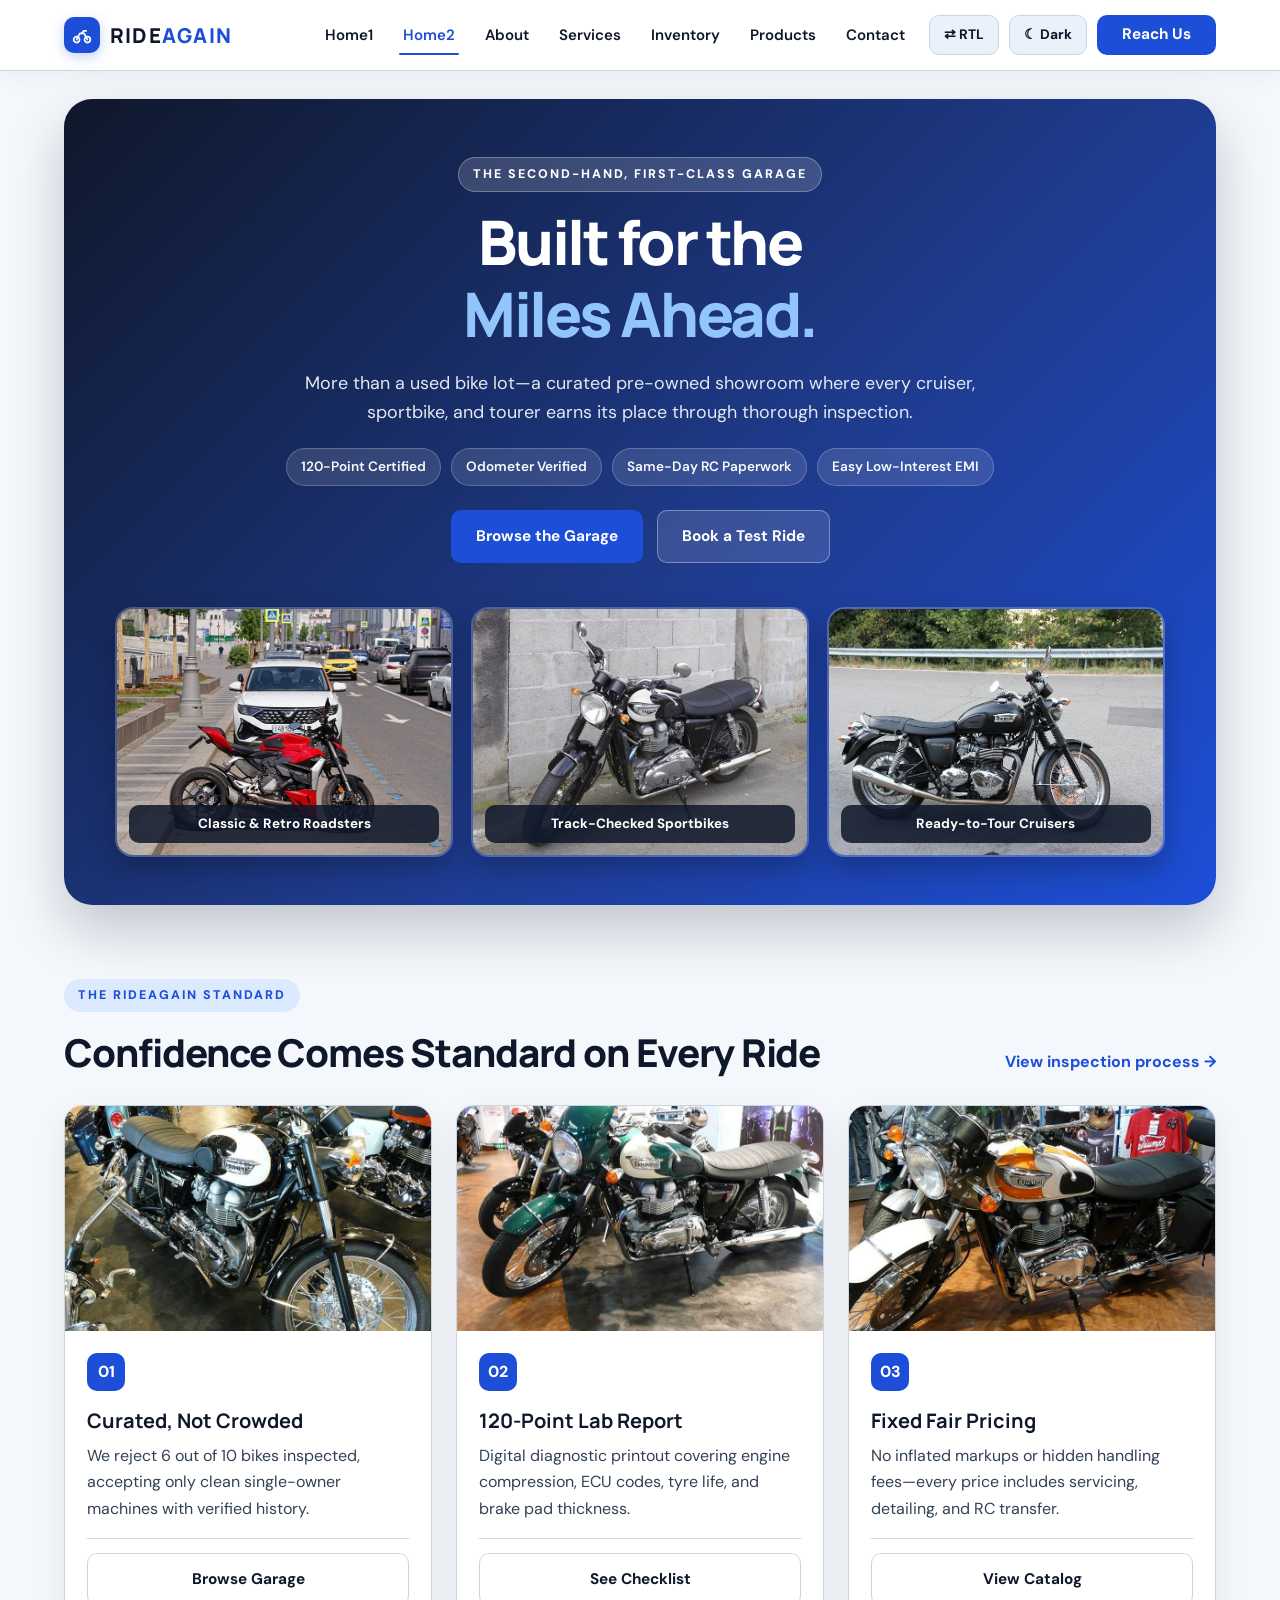
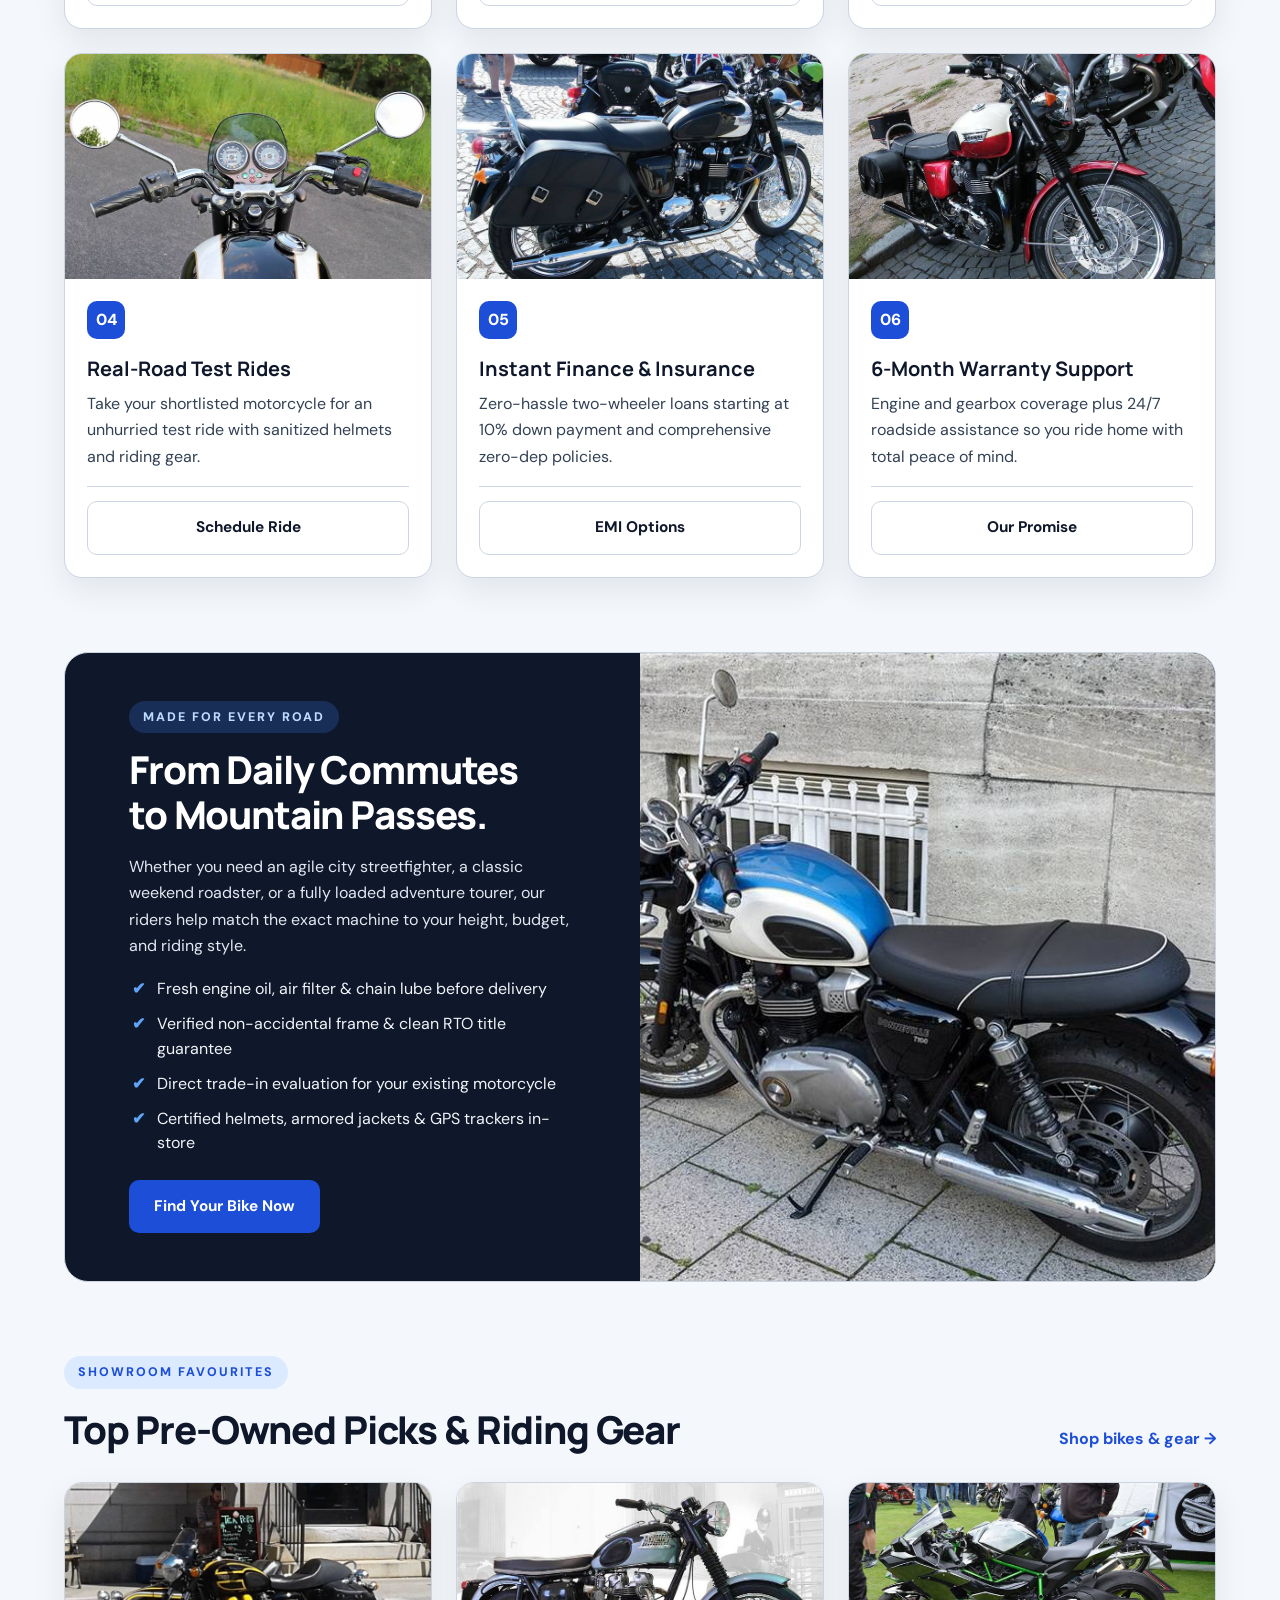
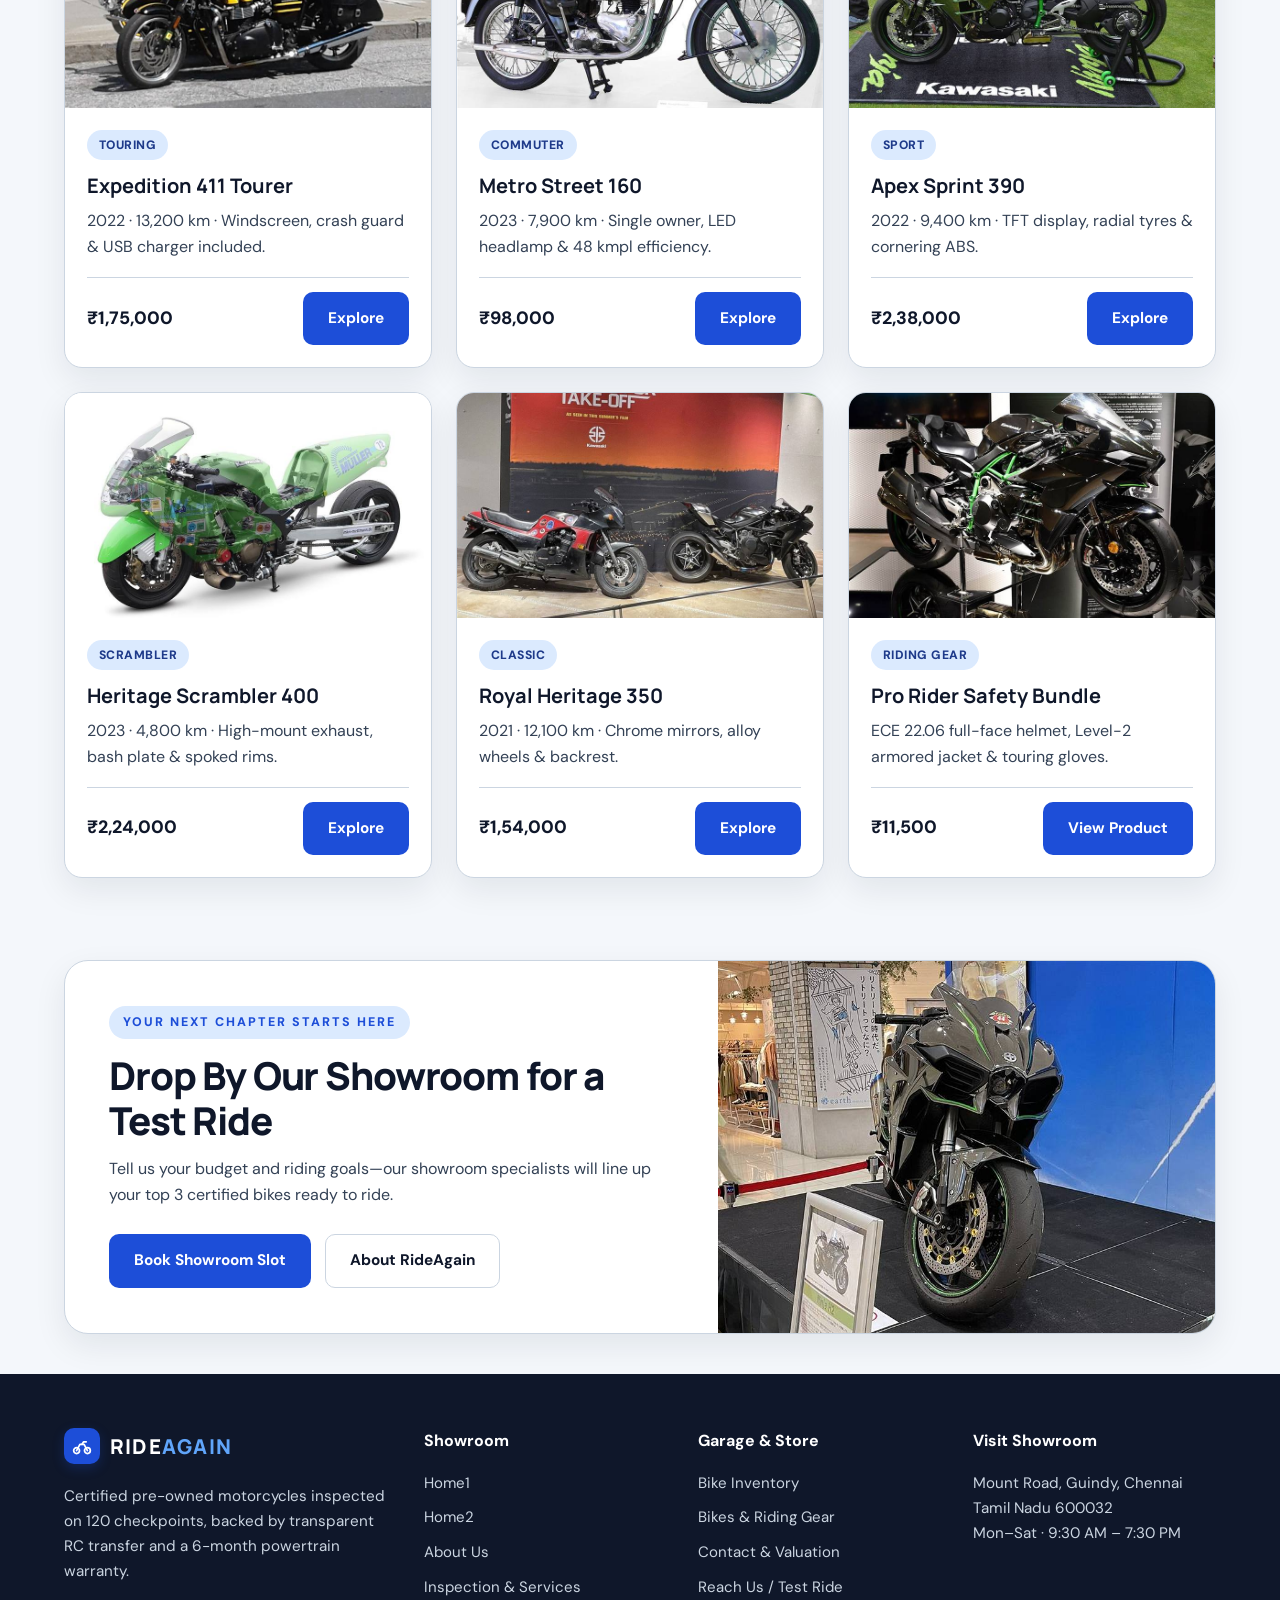
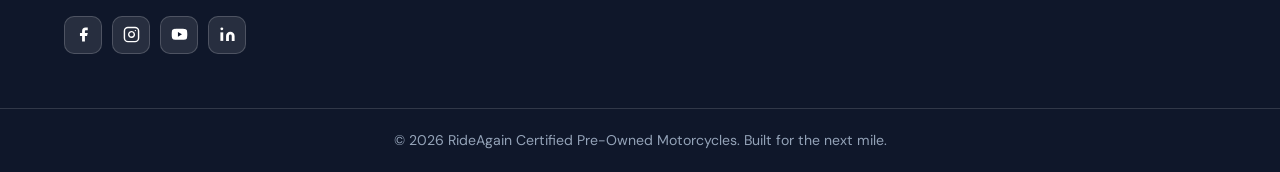
<file: home2.html>
<!DOCTYPE html>
<html lang="en">

<head>
  <meta charset="UTF-8">
  <meta name="viewport" content="width=device-width, initial-scale=1.0">
  <title>RideAgain | Home2 Curated Garage</title>
  <link rel="icon" type="image/svg+xml" href="favicon.svg">
  <link rel="shortcut icon" href="favicon.svg">
  <link rel="stylesheet" href="styles.css">
</head>

<body>
  <header class="header">
    <a class="brand" href="index.html">
      <span class="brand-logo" aria-hidden="true">
        <svg width="20" height="20" viewBox="0 0 24 24" fill="none" stroke="currentColor" stroke-width="2.1" stroke-linecap="round" stroke-linejoin="round">
          <circle cx="5.5" cy="17.5" r="3.5"/>
          <circle cx="18.5" cy="17.5" r="3.5"/>
          <path d="M5.5 17.5L9.5 10h5l4 7.5"/>
          <path d="M12 10l2-3h3"/>
        </svg>
      </span>
      <span class="brand-text">RIDE<span>AGAIN</span></span>
    </a>
    <button class="hamburger" id="hamburger" type="button" aria-label="Toggle navigation" aria-expanded="false">
      <span></span><span></span><span></span>
    </button>
    <div class="nav-menu" id="navMenu">
      <nav class="nav-links" aria-label="Primary navigation">
        <a href="index.html">Home1</a>
        <a class="active" href="home2.html">Home2</a>
        <a href="about.html">About</a>
        <a href="services.html">Services</a>
        <a href="inventory.html">Inventory</a>
        <a href="products.html">Products</a>
        <a href="contact.html">Contact</a>
      </nav>
      <div class="nav-actions">
        <button id="rtl" type="button" class="util-btn" aria-label="Toggle right to left">⇄ RTL</button>
        <button id="theme" type="button" class="util-btn" aria-label="Toggle theme">☾ Dark</button>
        <a class="button nav-cta-btn" href="contact.html#contactForm">Reach Us</a>
      </div>
    </div>
  </header>

  <main>
    <section class="hero hero-home2">
      <div class="hero-copy">
        <span class="eyebrow">THE SECOND-HAND, FIRST-CLASS GARAGE</span>
        <h1>Built for the<br><em>Miles Ahead.</em></h1>
        <p>More than a used bike lot—a curated pre-owned showroom where every cruiser, sportbike, and tourer earns its
          place through thorough inspection.</p>
        <div class="hero-pills">
          <span>120-Point Certified</span>
          <span>Odometer Verified</span>
          <span>Same-Day RC Paperwork</span>
          <span>Easy Low-Interest EMI</span>
        </div>
        <div class="actions">
          <a class="button" href="inventory.html">Browse the Garage</a>
          <a class="button secondary" href="contact.html#contactForm">Book a Test Ride</a>
        </div>
      </div>

      <div class="hero-mosaic">
        <div class="mosaic-card">
          <img src="images/h2-hero-1.jpg" alt="Retro Classic Pre-Owned Motorcycle">
          <div class="mosaic-label">Classic &amp; Retro Roadsters</div>
        </div>
        <div class="mosaic-card">
          <img src="images/h2-hero-2.jpg" alt="Supersport Pre-Owned Motorcycle">
          <div class="mosaic-label">Track-Checked Sportbikes</div>
        </div>
        <div class="mosaic-card">
          <img src="images/h2-hero-3.jpg" alt="Adventure Touring Pre-Owned Bike">
          <div class="mosaic-label">Ready-to-Tour Cruisers</div>
        </div>
      </div>
    </section>

    <section class="section">
      <div class="section-head">
        <div>
          <span class="eyebrow">THE RIDEAGAIN STANDARD</span>
          <h2>Confidence Comes Standard on Every Ride</h2>
        </div>
        <a href="services.html">View inspection process →</a>
      </div>
      <div class="grid three">
        <article class="card">
          <div class="card-img">
            <img src="images/h2-pillar-1.jpg" alt="Curated Pre-Owned Cruisers">
          </div>
          <div class="card-body">
            <div class="icon-badge">01</div>
            <h3>Curated, Not Crowded</h3>
            <p>We reject 6 out of 10 bikes inspected, accepting only clean single-owner machines with verified history.
            </p>
            <div class="card-footer">
              <a class="button secondary" href="inventory.html">Browse Garage</a>
            </div>
          </div>
        </article>

        <article class="card">
          <div class="card-img">
            <img src="images/h2-pillar-2.jpg" alt="Motorcycle Engine Diagnostic Check">
          </div>
          <div class="card-body">
            <div class="icon-badge">02</div>
            <h3>120-Point Lab Report</h3>
            <p>Digital diagnostic printout covering engine compression, ECU codes, tyre life, and brake pad thickness.
            </p>
            <div class="card-footer">
              <a class="button secondary" href="services.html">See Checklist</a>
            </div>
          </div>
        </article>

        <article class="card">
          <div class="card-img">
            <img src="images/h2-pillar-3.jpg" alt="Cafe Racer Pre-Owned Bike">
          </div>
          <div class="card-body">
            <div class="icon-badge">03</div>
            <h3>Fixed Fair Pricing</h3>
            <p>No inflated markups or hidden handling fees—every price includes servicing, detailing, and RC transfer.
            </p>
            <div class="card-footer">
              <a class="button secondary" href="products.html">View Catalog</a>
            </div>
          </div>
        </article>

        <article class="card">
          <div class="card-img">
            <img src="images/h2-pillar-4.jpg" alt="Test Ride With Helmet Gear">
          </div>
          <div class="card-body">
            <div class="icon-badge">04</div>
            <h3>Real-Road Test Rides</h3>
            <p>Take your shortlisted motorcycle for an unhurried test ride with sanitized helmets and riding gear.</p>
            <div class="card-footer">
              <a class="button secondary" href="contact.html#contactForm">Schedule Ride</a>
            </div>
          </div>
        </article>

        <article class="card">
          <div class="card-img">
            <img src="images/h2-pillar-5.jpg" alt="Bike Financing and Insurance Desk">
          </div>
          <div class="card-body">
            <div class="icon-badge">05</div>
            <h3>Instant Finance &amp; Insurance</h3>
            <p>Zero-hassle two-wheeler loans starting at 10% down payment and comprehensive zero-dep policies.</p>
            <div class="card-footer">
              <a class="button secondary" href="services.html">EMI Options</a>
            </div>
          </div>
        </article>

        <article class="card">
          <div class="card-img">
            <img src="images/h2-pillar-6.jpg" alt="Roadside Assistance and Warranty">
          </div>
          <div class="card-body">
            <div class="icon-badge">06</div>
            <h3>6-Month Warranty Support</h3>
            <p>Engine and gearbox coverage plus 24/7 roadside assistance so you ride home with total peace of mind.</p>
            <div class="card-footer">
              <a class="button secondary" href="about.html">Our Promise</a>
            </div>
          </div>
        </article>
      </div>
    </section>

    <section class="feature">
      <div class="feature-copy">
        <span class="eyebrow">MADE FOR EVERY ROAD</span>
        <h2>From Daily Commutes<br>to Mountain Passes.</h2>
        <p>Whether you need an agile city streetfighter, a classic weekend roadster, or a fully loaded adventure tourer,
          our riders help match the exact machine to your height, budget, and riding style.</p>
        <ul class="ticks">
          <li>Fresh engine oil, air filter &amp; chain lube before delivery</li>
          <li>Verified non-accidental frame &amp; clean RTO title guarantee</li>
          <li>Direct trade-in evaluation for your existing motorcycle</li>
          <li>Certified helmets, armored jackets &amp; GPS trackers in-store</li>
        </ul>
        <a class="button" href="inventory.html">Find Your Bike Now</a>
      </div>
      <div class="feature-img">
        <img src="images/h2-feature.jpg" alt="Touring Motorcycle on Open Road">
      </div>
    </section>

    <section class="section">
      <div class="section-head">
        <div>
          <span class="eyebrow">SHOWROOM FAVOURITES</span>
          <h2>Top Pre-Owned Picks &amp; Riding Gear</h2>
        </div>
        <a href="products.html">Shop bikes &amp; gear →</a>
      </div>
      <div class="grid three">
        <article class="card">
          <div class="card-img">
            <img src="images/h2-pick-1.jpg" alt="Touring Companion 411cc">
          </div>
          <div class="card-body">
            <span class="pill">Touring</span>
            <h3>Expedition 411 Tourer</h3>
            <p>2022 · 13,200 km · Windscreen, crash guard &amp; USB charger included.</p>
            <div class="card-footer split">
              <span class="price">₹1,75,000</span>
              <a class="button" href="inventory.html">Explore</a>
            </div>
          </div>
        </article>

        <article class="card">
          <div class="card-img">
            <img src="images/h2-pick-2.jpg" alt="Everyday Street 160cc">
          </div>
          <div class="card-body">
            <span class="pill">Commuter</span>
            <h3>Metro Street 160</h3>
            <p>2023 · 7,900 km · Single owner, LED headlamp &amp; 48 kmpl efficiency.</p>
            <div class="card-footer split">
              <span class="price">₹98,000</span>
              <a class="button" href="inventory.html">Explore</a>
            </div>
          </div>
        </article>

        <article class="card">
          <div class="card-img">
            <img src="images/h2-pick-3.jpg" alt="Sporting Spirit 390cc">
          </div>
          <div class="card-body">
            <span class="pill">Sport</span>
            <h3>Apex Sprint 390</h3>
            <p>2022 · 9,400 km · TFT display, radial tyres &amp; cornering ABS.</p>
            <div class="card-footer split">
              <span class="price">₹2,38,000</span>
              <a class="button" href="inventory.html">Explore</a>
            </div>
          </div>
        </article>

        <article class="card">
          <div class="card-img">
            <img src="images/h2-pick-4.jpg" alt="Heritage Scrambler 500">
          </div>
          <div class="card-body">
            <span class="pill">Scrambler</span>
            <h3>Heritage Scrambler 400</h3>
            <p>2023 · 4,800 km · High-mount exhaust, bash plate &amp; spoked rims.</p>
            <div class="card-footer split">
              <span class="price">₹2,24,000</span>
              <a class="button" href="inventory.html">Explore</a>
            </div>
          </div>
        </article>

        <article class="card">
          <div class="card-img">
            <img src="images/h2-pick-5.jpg" alt="Royal Classic Cruiser 350">
          </div>
          <div class="card-body">
            <span class="pill">Classic</span>
            <h3>Royal Heritage 350</h3>
            <p>2021 · 12,100 km · Chrome mirrors, alloy wheels &amp; backrest.</p>
            <div class="card-footer split">
              <span class="price">₹1,54,000</span>
              <a class="button" href="inventory.html">Explore</a>
            </div>
          </div>
        </article>

        <article class="card">
          <div class="card-img">
            <img src="images/h2-pick-6.jpg" alt="ECE Certified Rider Safety Gear Pack">
          </div>
          <div class="card-body">
            <span class="pill">Riding Gear</span>
            <h3>Pro Rider Safety Bundle</h3>
            <p>ECE 22.06 full-face helmet, Level-2 armored jacket &amp; touring gloves.</p>
            <div class="card-footer split">
              <span class="price">₹11,500</span>
              <a class="button" href="products.html">View Product</a>
            </div>
          </div>
        </article>
      </div>
    </section>

    <section class="banner">
      <div class="banner-copy">
        <span class="eyebrow">YOUR NEXT CHAPTER STARTS HERE</span>
        <h2>Drop By Our Showroom for a Test Ride</h2>
        <p>Tell us your budget and riding goals—our showroom specialists will line up your top 3 certified bikes ready
          to ride.</p>
        <div class="actions">
          <a class="button" href="contact.html#contactForm">Book Showroom Slot</a>
          <a class="button secondary" href="about.html">About RideAgain</a>
        </div>
      </div>
      <div class="banner-img">
        <img src="images/h2-banner.jpg" alt="Showroom Custom Pre-Owned Motorcycle">
      </div>
    </section>
  </main>

  <footer>
    <div class="footer-grid">
      <div>
        <a class="brand" href="index.html">
          <span class="brand-logo" aria-hidden="true">
            <svg width="20" height="20" viewBox="0 0 24 24" fill="none" stroke="currentColor" stroke-width="2.1" stroke-linecap="round" stroke-linejoin="round">
              <circle cx="5.5" cy="17.5" r="3.5"/>
              <circle cx="18.5" cy="17.5" r="3.5"/>
              <path d="M5.5 17.5L9.5 10h5l4 7.5"/>
              <path d="M12 10l2-3h3"/>
            </svg>
          </span>
          <span class="brand-text">RIDE<span>AGAIN</span></span>
        </a>
        <p>Certified pre-owned motorcycles inspected on 120 checkpoints, backed by transparent RC transfer and a 6-month
          powertrain warranty.</p>
        <div class="footer-socials" aria-label="RideAgain social channels">
          <a class="footer-social-link" href="https://facebook.com" target="_blank" rel="noopener noreferrer" aria-label="Facebook">
            <svg width="17" height="17" viewBox="0 0 24 24" fill="currentColor" aria-hidden="true"><path d="M18 2h-3a5 5 0 0 0-5 5v3H7v4h3v8h4v-8h3l1-4h-4V7a1 1 0 0 1 1-1h3z"/></svg>
          </a>
          <a class="footer-social-link" href="https://instagram.com" target="_blank" rel="noopener noreferrer" aria-label="Instagram">
            <svg width="17" height="17" viewBox="0 0 24 24" fill="none" stroke="currentColor" stroke-width="2" stroke-linecap="round" stroke-linejoin="round" aria-hidden="true"><rect x="2" y="2" width="20" height="20" rx="5" ry="5"/><path d="M16 11.37A4 4 0 1 1 12.63 8 4 4 0 0 1 16 11.37z"/><line x1="17.5" y1="6.5" x2="17.51" y2="6.5"/></svg>
          </a>
          <a class="footer-social-link" href="https://youtube.com" target="_blank" rel="noopener noreferrer" aria-label="YouTube">
            <svg width="17" height="17" viewBox="0 0 24 24" fill="currentColor" aria-hidden="true"><path d="M22.54 6.42a2.78 2.78 0 0 0-1.94-2C18.88 4 12 4 12 4s-6.88 0-8.6.46a2.78 2.78 0 0 0-1.94 2A29 29 0 0 0 1 11.75a29 29 0 0 0 .46 5.33A2.78 2.78 0 0 0 3.4 19c1.72.46 8.6.46 8.6.46s6.88 0 8.6-.46a2.78 2.78 0 0 0 1.94-2 29 29 0 0 0 .46-5.25 29 29 0 0 0-.46-5.33z"/><polygon points="9.75 15.02 15.5 11.75 9.75 8.48 9.75 15.02" fill="#0f172a"/></svg>
          </a>
          <a class="footer-social-link" href="https://linkedin.com" target="_blank" rel="noopener noreferrer" aria-label="LinkedIn">
            <svg width="17" height="17" viewBox="0 0 24 24" fill="currentColor" aria-hidden="true"><path d="M16 8a6 6 0 0 1 6 6v7h-4v-7a2 2 0 0 0-2-2 2 2 0 0 0-2 2v7h-4v-7a6 6 0 0 1 6-6z"/><rect x="2" y="9" width="4" height="12"/><circle cx="4" cy="4" r="2"/></svg>
          </a>
        </div>
      </div>
      <div>
        <strong>Showroom</strong>
        <a href="index.html">Home1</a>
        <a href="home2.html">Home2</a>
        <a href="about.html">About Us</a>
        <a href="services.html">Inspection &amp; Services</a>
      </div>
      <div>
        <strong>Garage &amp; Store</strong>
        <a href="inventory.html">Bike Inventory</a>
        <a href="products.html">Bikes &amp; Riding Gear</a>
        <a href="contact.html">Contact &amp; Valuation</a>
        <a href="contact.html#contactForm">Reach Us / Test Ride</a>
      </div>
      <div>
        <strong>Visit Showroom</strong>
        <p>Mount Road, Guindy, Chennai<br>Tamil Nadu 600032<br>Mon–Sat · 9:30 AM – 7:30 PM</p>
      </div>
    </div>
    <div class="copyright">© 2026 RideAgain Certified Pre-Owned Motorcycles. Built for the next mile.</div>
  </footer>

  <button class="back-to-top" id="backToTop" type="button" aria-label="Back to top">
    <svg width="22" height="22" viewBox="0 0 24 24" fill="none" stroke="currentColor" stroke-width="2.5"
      stroke-linecap="round" stroke-linejoin="round" aria-hidden="true">
      <polyline points="18 15 12 9 6 15"></polyline>
    </svg>
  </button>

  <script src="script.js"></script>
</body>

</html>
</file>
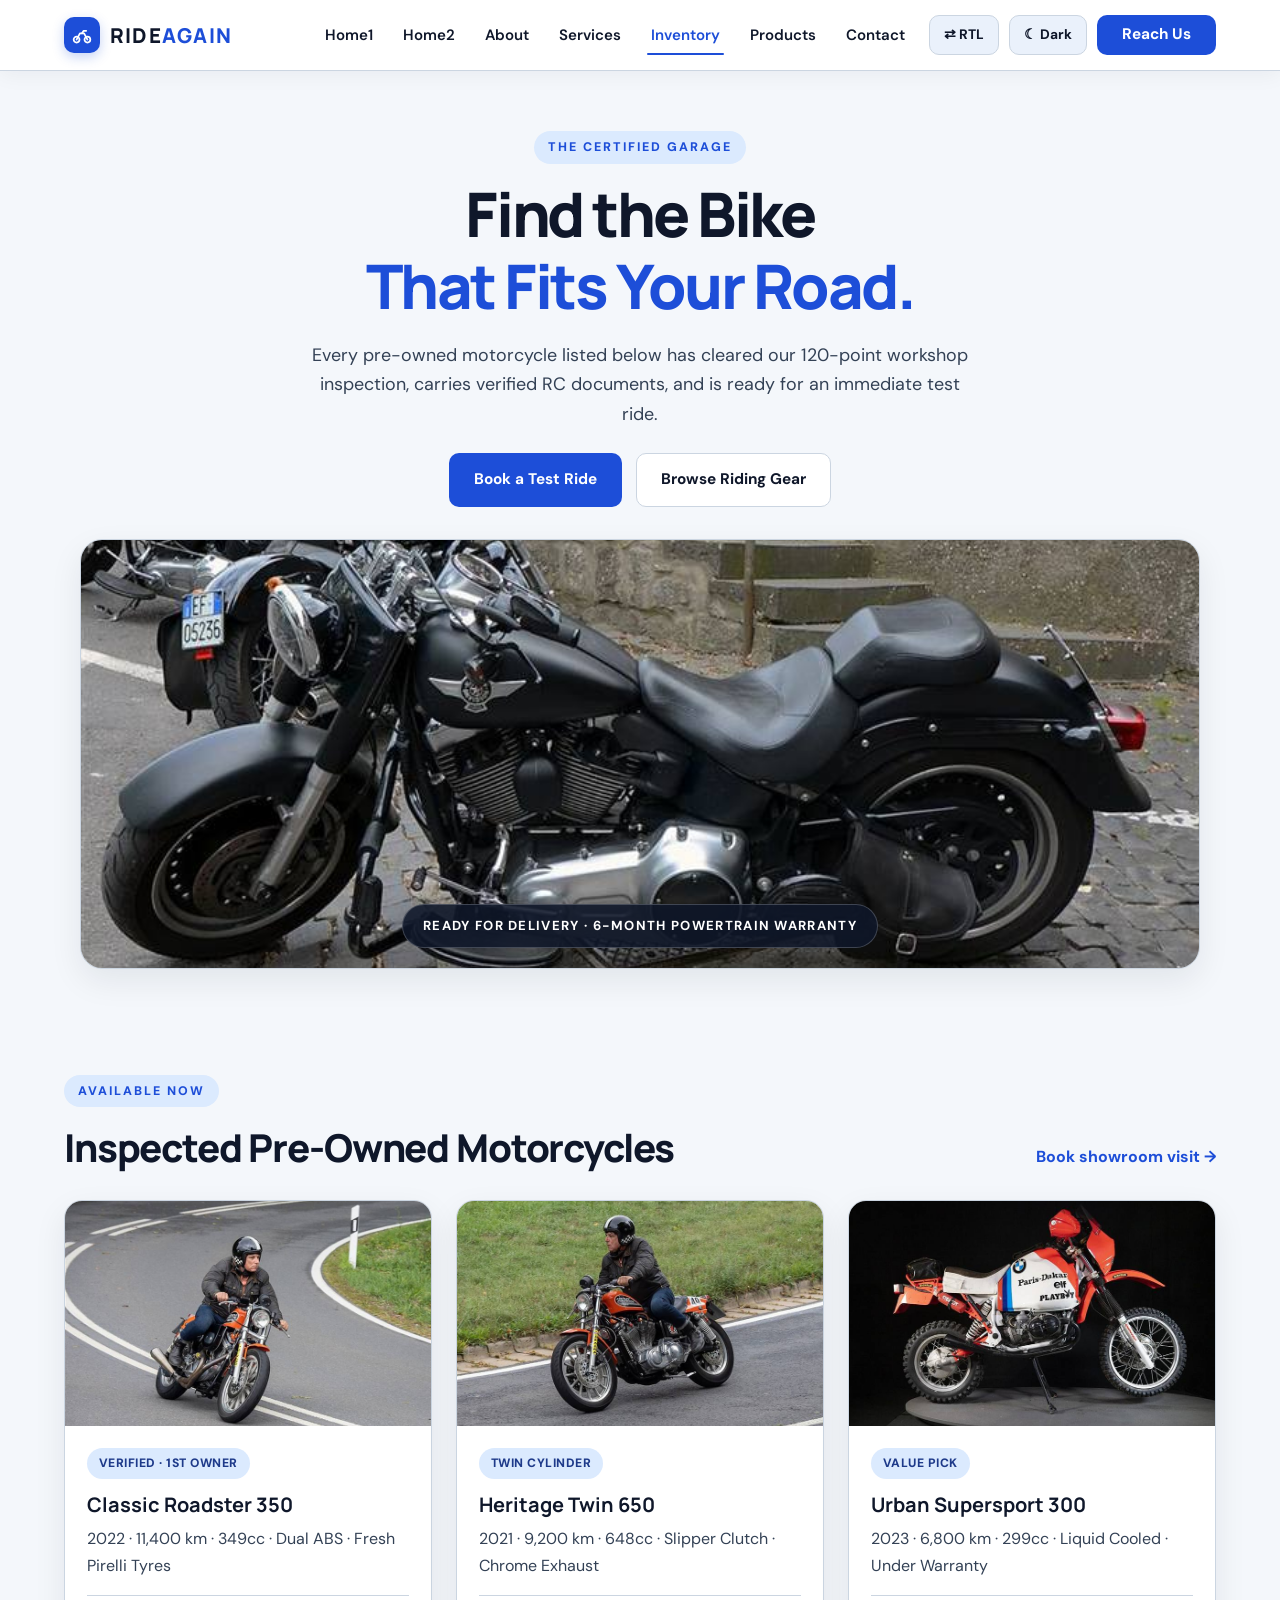
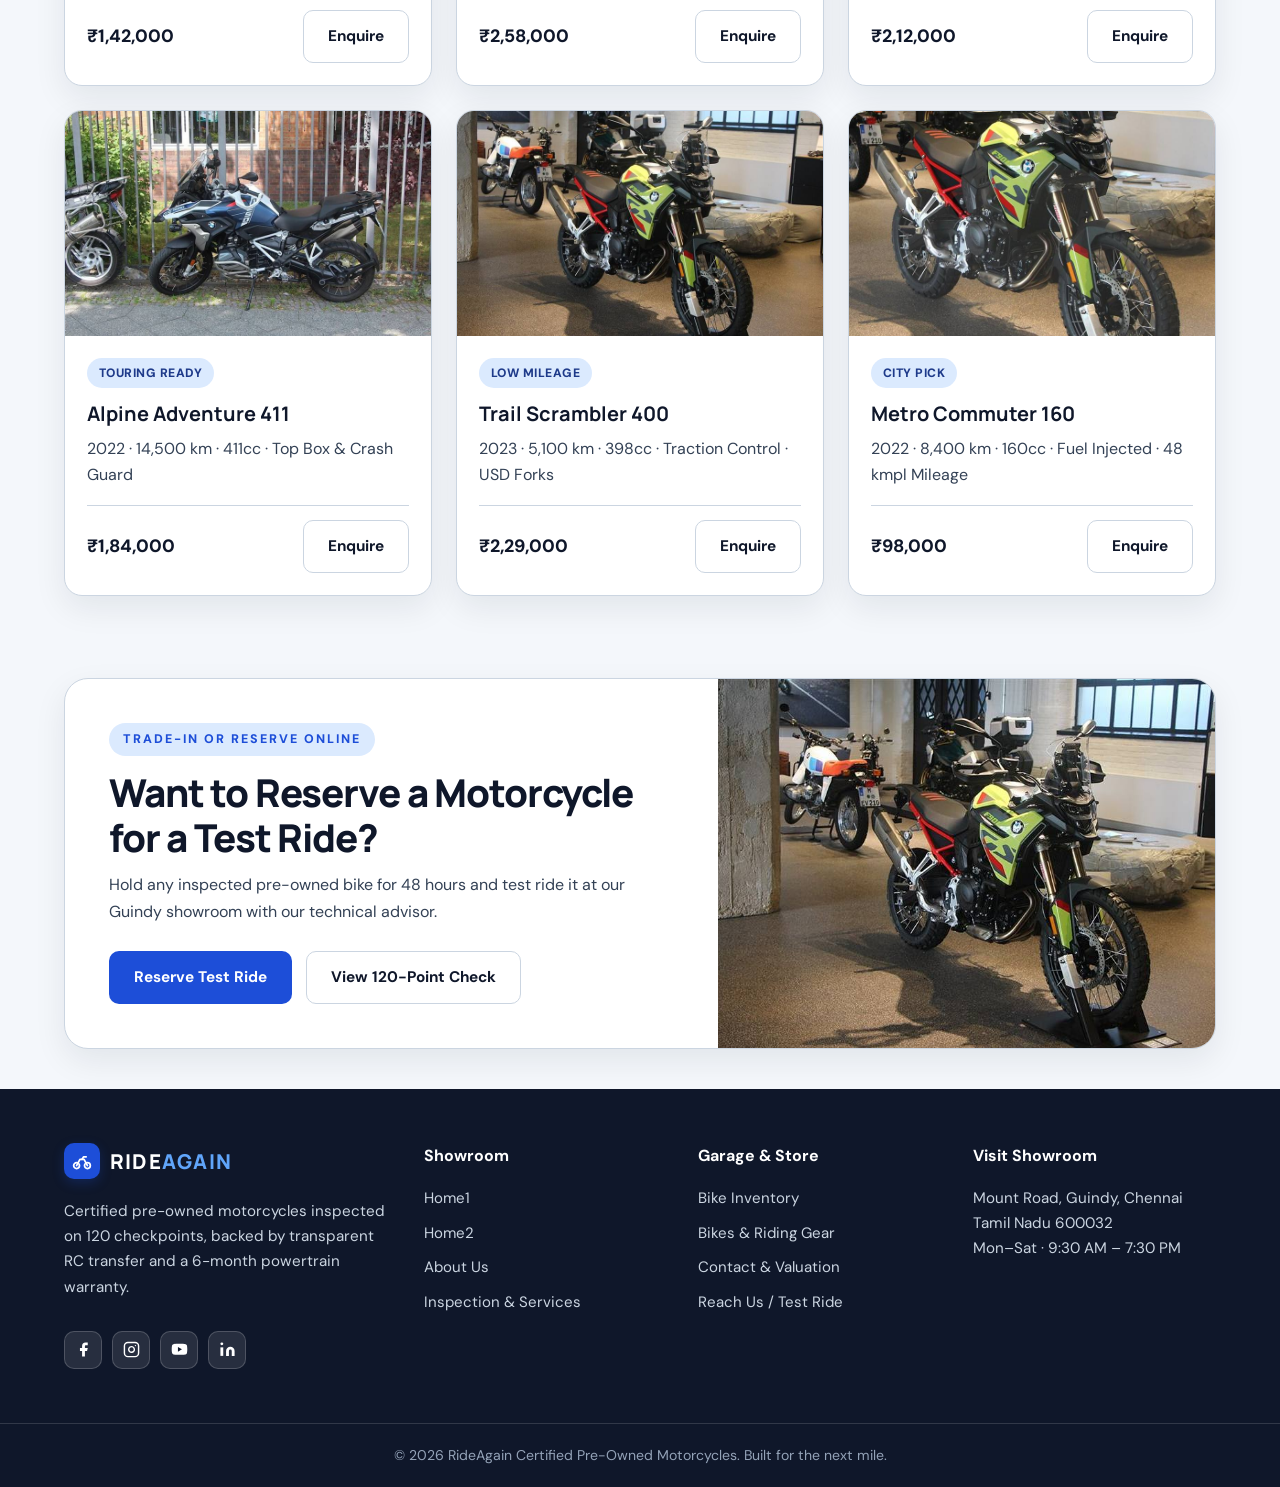
<file: inventory.html>
<!DOCTYPE html>
<html lang="en">

<head>
  <meta charset="UTF-8">
  <meta name="viewport" content="width=device-width, initial-scale=1.0">
  <title>Bike Inventory | RideAgain Pre-Owned Bikes</title>
  <link rel="icon" type="image/svg+xml" href="favicon.svg">
  <link rel="shortcut icon" href="favicon.svg">
  <link rel="stylesheet" href="styles.css">
</head>

<body>
  <header class="header">
    <a class="brand" href="index.html">
      <span class="brand-logo" aria-hidden="true">
        <svg width="20" height="20" viewBox="0 0 24 24" fill="none" stroke="currentColor" stroke-width="2.1" stroke-linecap="round" stroke-linejoin="round">
          <circle cx="5.5" cy="17.5" r="3.5"/>
          <circle cx="18.5" cy="17.5" r="3.5"/>
          <path d="M5.5 17.5L9.5 10h5l4 7.5"/>
          <path d="M12 10l2-3h3"/>
        </svg>
      </span>
      <span class="brand-text">RIDE<span>AGAIN</span></span>
    </a>
    <button class="hamburger" id="hamburger" type="button" aria-label="Toggle navigation" aria-expanded="false">
      <span></span><span></span><span></span>
    </button>
    <div class="nav-menu" id="navMenu">
      <nav class="nav-links" aria-label="Primary navigation">
        <a href="index.html">Home1</a>
        <a href="home2.html">Home2</a>
        <a href="about.html">About</a>
        <a href="services.html">Services</a>
        <a class="active" href="inventory.html">Inventory</a>
        <a href="products.html">Products</a>
        <a href="contact.html">Contact</a>
      </nav>
      <div class="nav-actions">
        <button id="rtl" type="button" class="util-btn" aria-label="Toggle right to left">⇄ RTL</button>
        <button id="theme" type="button" class="util-btn" aria-label="Toggle theme">☾ Dark</button>
        <a class="button nav-cta-btn" href="contact.html#contactForm">Reach Us</a>
      </div>
    </div>
  </header>

  <main>
    <section class="page-hero">
      <div class="hero-copy">
        <span class="eyebrow">THE CERTIFIED GARAGE</span>
        <h1>Find the Bike<br><em>That Fits Your Road.</em></h1>
        <p>Every pre-owned motorcycle listed below has cleared our 120-point workshop inspection, carries verified RC
          documents, and is ready for an immediate test ride.</p>
        <div class="actions">
          <a class="button" href="contact.html#contactForm">Book a Test Ride</a>
          <a class="button secondary" href="products.html">Browse Riding Gear</a>
        </div>
      </div>
      <div class="page-hero-img">
        <img src="images/inv-hero.jpg" alt="Black Cafe Racer Motorcycle in Showroom">
        <div class="image-tag">READY FOR DELIVERY · 6-MONTH POWERTRAIN WARRANTY</div>
      </div>
    </section>

    <section class="section">
      <div class="section-head">
        <div>
          <span class="eyebrow">AVAILABLE NOW</span>
          <h2>Inspected Pre-Owned Motorcycles</h2>
        </div>
        <a href="contact.html#contactForm">Book showroom visit →</a>
      </div>
      <div class="grid three">
        <article class="card">
          <div class="card-img">
            <img src="images/inv-1.jpg" alt="2022 Classic Roadster 350">
          </div>
          <div class="card-body">
            <span class="pill">Verified · 1st Owner</span>
            <h3>Classic Roadster 350</h3>
            <p>2022 · 11,400 km · 349cc · Dual ABS · Fresh Pirelli Tyres</p>
            <div class="card-footer split">
              <span class="price">₹1,42,000</span>
              <a class="button secondary" href="contact.html#contactForm">Enquire</a>
            </div>
          </div>
        </article>

        <article class="card">
          <div class="card-img">
            <img src="images/inv-2.jpg" alt="2021 Interceptor Twin 650">
          </div>
          <div class="card-body">
            <span class="pill">Twin Cylinder</span>
            <h3>Heritage Twin 650</h3>
            <p>2021 · 9,200 km · 648cc · Slipper Clutch · Chrome Exhaust</p>
            <div class="card-footer split">
              <span class="price">₹2,58,000</span>
              <a class="button secondary" href="contact.html#contactForm">Enquire</a>
            </div>
          </div>
        </article>

        <article class="card">
          <div class="card-img">
            <img src="images/inv-3.jpg" alt="2023 Urban Sport 300">
          </div>
          <div class="card-body">
            <span class="pill">Value Pick</span>
            <h3>Urban Supersport 300</h3>
            <p>2023 · 6,800 km · 299cc · Liquid Cooled · Under Warranty</p>
            <div class="card-footer split">
              <span class="price">₹2,12,000</span>
              <a class="button secondary" href="contact.html#contactForm">Enquire</a>
            </div>
          </div>
        </article>

        <article class="card">
          <div class="card-img">
            <img src="images/inv-4.jpg" alt="2022 Alpine Adventure 411">
          </div>
          <div class="card-body">
            <span class="pill">Touring Ready</span>
            <h3>Alpine Adventure 411</h3>
            <p>2022 · 14,500 km · 411cc · Top Box &amp; Crash Guard</p>
            <div class="card-footer split">
              <span class="price">₹1,84,000</span>
              <a class="button secondary" href="contact.html#contactForm">Enquire</a>
            </div>
          </div>
        </article>

        <article class="card">
          <div class="card-img">
            <img src="images/inv-5.jpg" alt="2023 Trail Scrambler 400">
          </div>
          <div class="card-body">
            <span class="pill">Low Mileage</span>
            <h3>Trail Scrambler 400</h3>
            <p>2023 · 5,100 km · 398cc · Traction Control · USD Forks</p>
            <div class="card-footer split">
              <span class="price">₹2,29,000</span>
              <a class="button secondary" href="contact.html#contactForm">Enquire</a>
            </div>
          </div>
        </article>

        <article class="card">
          <div class="card-img">
            <img src="images/inv-6.jpg" alt="2022 City Commuter 160">
          </div>
          <div class="card-body">
            <span class="pill">City Pick</span>
            <h3>Metro Commuter 160</h3>
            <p>2022 · 8,400 km · 160cc · Fuel Injected · 48 kmpl Mileage</p>
            <div class="card-footer split">
              <span class="price">₹98,000</span>
              <a class="button secondary" href="contact.html#contactForm">Enquire</a>
            </div>
          </div>
        </article>
      </div>
    </section>

    <section class="banner">
      <div class="banner-copy">
        <span class="eyebrow">TRADE-IN OR RESERVE ONLINE</span>
        <h2>Want to Reserve a Motorcycle for a Test Ride?</h2>
        <p>Hold any inspected pre-owned bike for 48 hours and test ride it at our Guindy showroom with our technical
          advisor.</p>
        <div class="actions">
          <a class="button" href="contact.html#contactForm">Reserve Test Ride</a>
          <a class="button secondary" href="services.html">View 120-Point Check</a>
        </div>
      </div>
      <div class="banner-img">
        <img src="images/inv-banner.jpg" alt="Open Road Cruiser Motorcycle">
      </div>
    </section>
  </main>

  <footer>
    <div class="footer-grid">
      <div>
        <a class="brand" href="index.html">
          <span class="brand-logo" aria-hidden="true">
            <svg width="20" height="20" viewBox="0 0 24 24" fill="none" stroke="currentColor" stroke-width="2.1" stroke-linecap="round" stroke-linejoin="round">
              <circle cx="5.5" cy="17.5" r="3.5"/>
              <circle cx="18.5" cy="17.5" r="3.5"/>
              <path d="M5.5 17.5L9.5 10h5l4 7.5"/>
              <path d="M12 10l2-3h3"/>
            </svg>
          </span>
          <span class="brand-text">RIDE<span>AGAIN</span></span>
        </a>
        <p>Certified pre-owned motorcycles inspected on 120 checkpoints, backed by transparent RC transfer and a 6-month
          powertrain warranty.</p>
        <div class="footer-socials" aria-label="RideAgain social channels">
          <a class="footer-social-link" href="https://facebook.com" target="_blank" rel="noopener noreferrer" aria-label="Facebook">
            <svg width="17" height="17" viewBox="0 0 24 24" fill="currentColor" aria-hidden="true"><path d="M18 2h-3a5 5 0 0 0-5 5v3H7v4h3v8h4v-8h3l1-4h-4V7a1 1 0 0 1 1-1h3z"/></svg>
          </a>
          <a class="footer-social-link" href="https://instagram.com" target="_blank" rel="noopener noreferrer" aria-label="Instagram">
            <svg width="17" height="17" viewBox="0 0 24 24" fill="none" stroke="currentColor" stroke-width="2" stroke-linecap="round" stroke-linejoin="round" aria-hidden="true"><rect x="2" y="2" width="20" height="20" rx="5" ry="5"/><path d="M16 11.37A4 4 0 1 1 12.63 8 4 4 0 0 1 16 11.37z"/><line x1="17.5" y1="6.5" x2="17.51" y2="6.5"/></svg>
          </a>
          <a class="footer-social-link" href="https://youtube.com" target="_blank" rel="noopener noreferrer" aria-label="YouTube">
            <svg width="17" height="17" viewBox="0 0 24 24" fill="currentColor" aria-hidden="true"><path d="M22.54 6.42a2.78 2.78 0 0 0-1.94-2C18.88 4 12 4 12 4s-6.88 0-8.6.46a2.78 2.78 0 0 0-1.94 2A29 29 0 0 0 1 11.75a29 29 0 0 0 .46 5.33A2.78 2.78 0 0 0 3.4 19c1.72.46 8.6.46 8.6.46s6.88 0 8.6-.46a2.78 2.78 0 0 0 1.94-2 29 29 0 0 0 .46-5.25 29 29 0 0 0-.46-5.33z"/><polygon points="9.75 15.02 15.5 11.75 9.75 8.48 9.75 15.02" fill="#0f172a"/></svg>
          </a>
          <a class="footer-social-link" href="https://linkedin.com" target="_blank" rel="noopener noreferrer" aria-label="LinkedIn">
            <svg width="17" height="17" viewBox="0 0 24 24" fill="currentColor" aria-hidden="true"><path d="M16 8a6 6 0 0 1 6 6v7h-4v-7a2 2 0 0 0-2-2 2 2 0 0 0-2 2v7h-4v-7a6 6 0 0 1 6-6z"/><rect x="2" y="9" width="4" height="12"/><circle cx="4" cy="4" r="2"/></svg>
          </a>
        </div>
      </div>
      <div>
        <strong>Showroom</strong>
        <a href="index.html">Home1</a>
        <a href="home2.html">Home2</a>
        <a href="about.html">About Us</a>
        <a href="services.html">Inspection &amp; Services</a>
      </div>
      <div>
        <strong>Garage &amp; Store</strong>
        <a href="inventory.html">Bike Inventory</a>
        <a href="products.html">Bikes &amp; Riding Gear</a>
        <a href="contact.html">Contact &amp; Valuation</a>
        <a href="contact.html#contactForm">Reach Us / Test Ride</a>
      </div>
      <div>
        <strong>Visit Showroom</strong>
        <p>Mount Road, Guindy, Chennai<br>Tamil Nadu 600032<br>Mon–Sat · 9:30 AM – 7:30 PM</p>
      </div>
    </div>
    <div class="copyright">© 2026 RideAgain Certified Pre-Owned Motorcycles. Built for the next mile.</div>
  </footer>

  <button class="back-to-top" id="backToTop" type="button" aria-label="Back to top">
    <svg width="22" height="22" viewBox="0 0 24 24" fill="none" stroke="currentColor" stroke-width="2.5"
      stroke-linecap="round" stroke-linejoin="round" aria-hidden="true">
      <polyline points="18 15 12 9 6 15"></polyline>
    </svg>
  </button>

  <script src="script.js"></script>
</body>

</html>
</file>
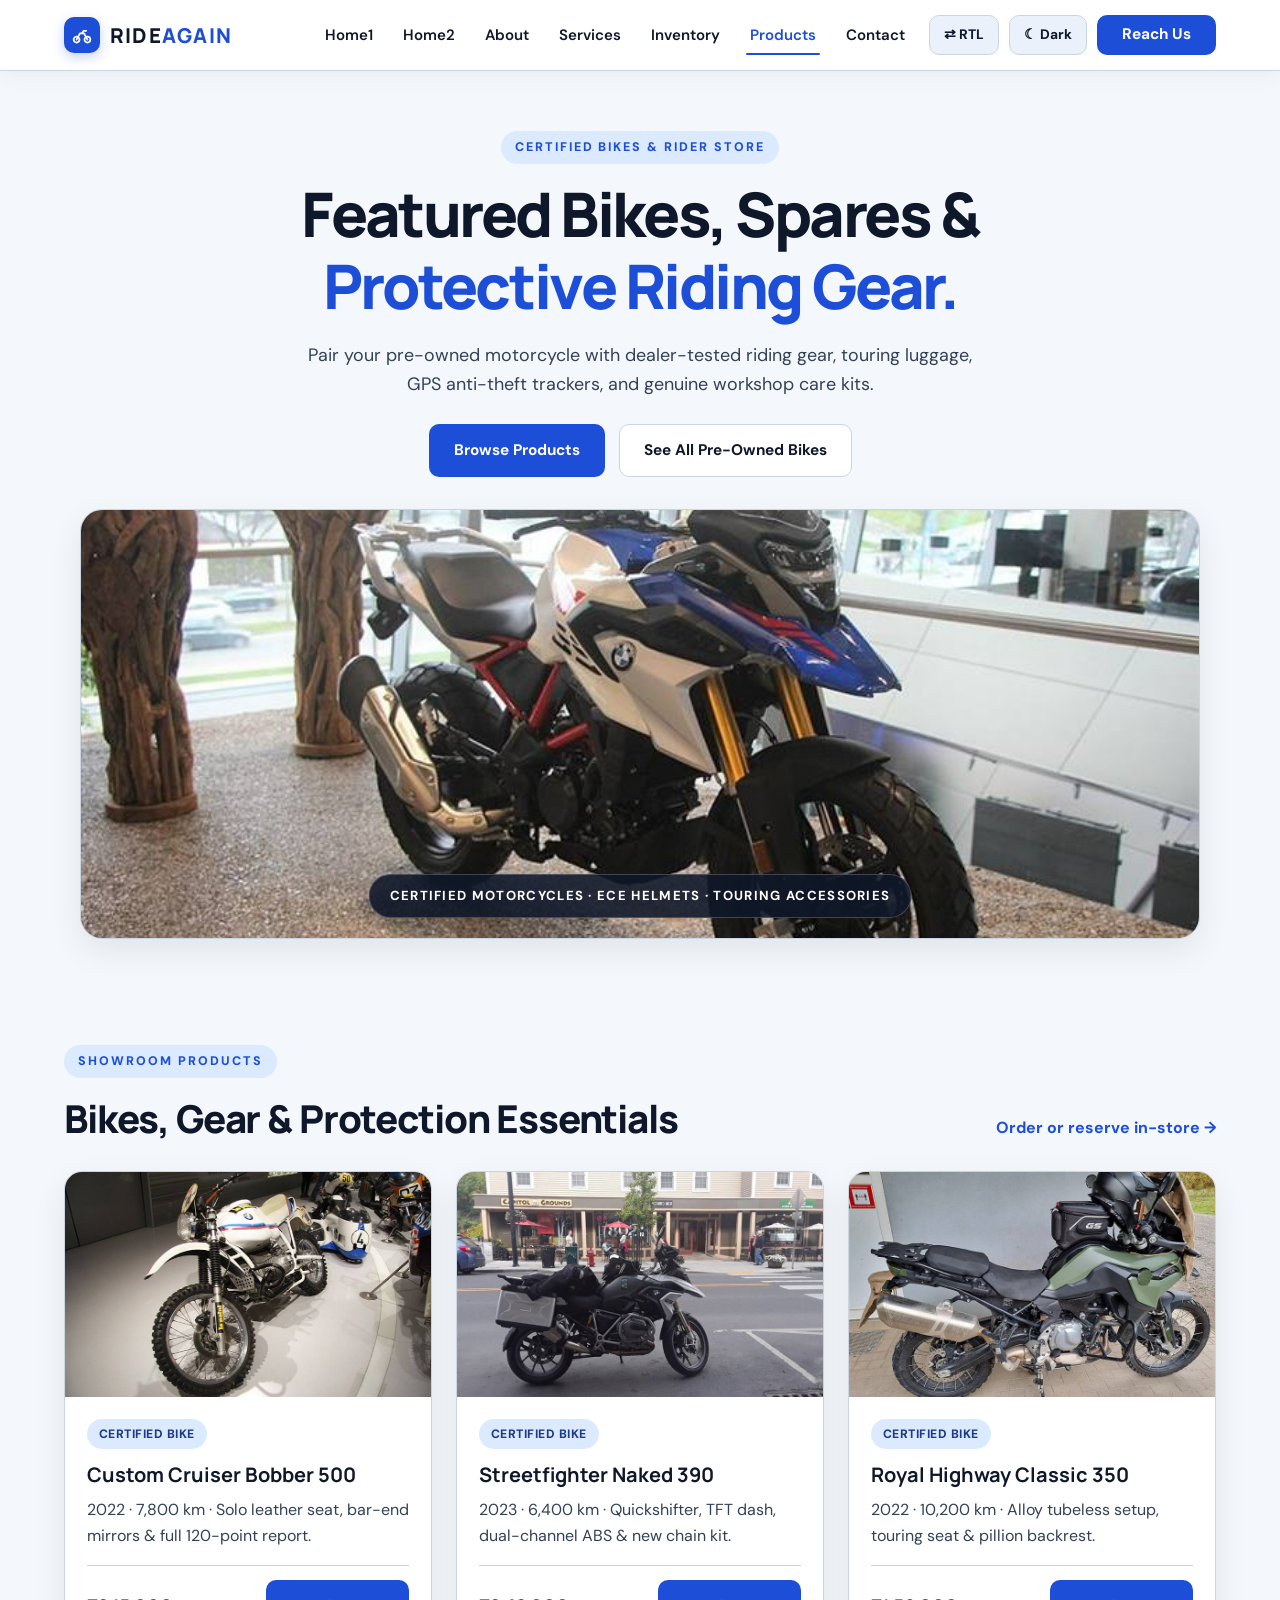
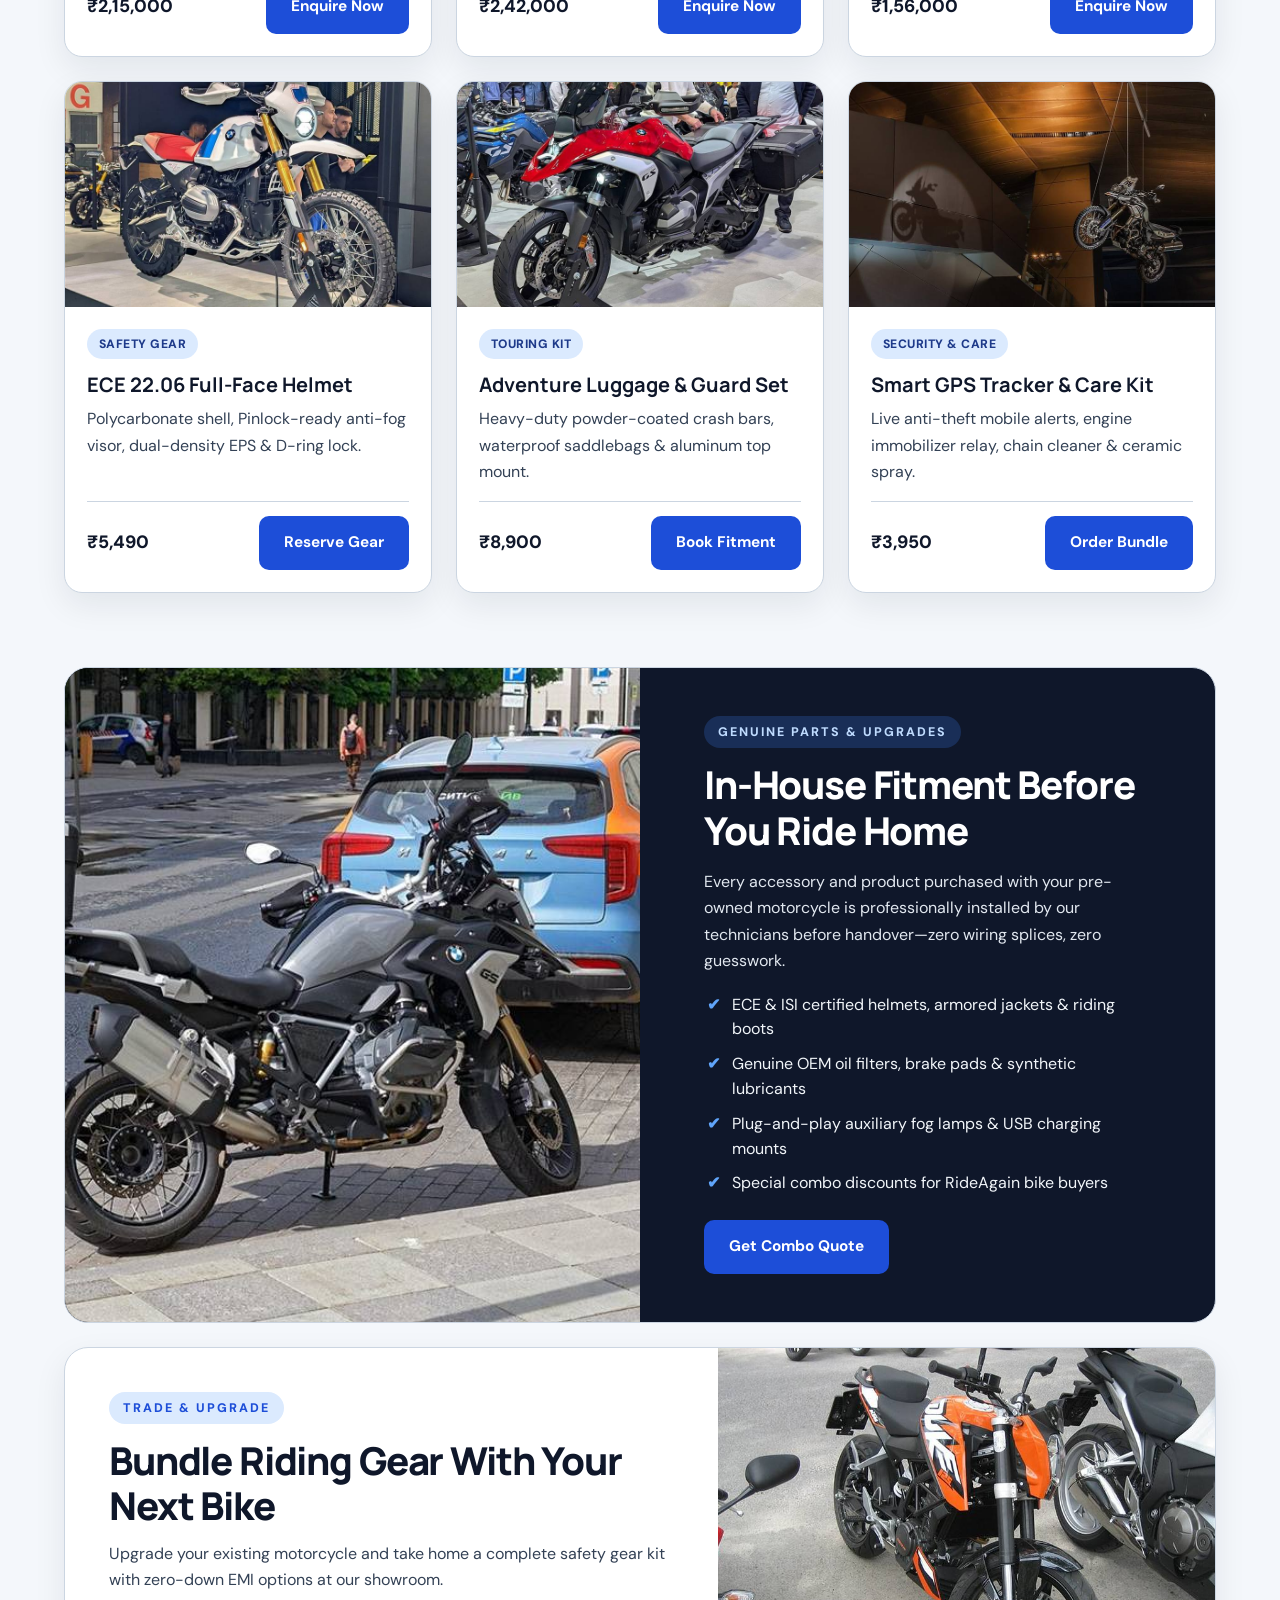
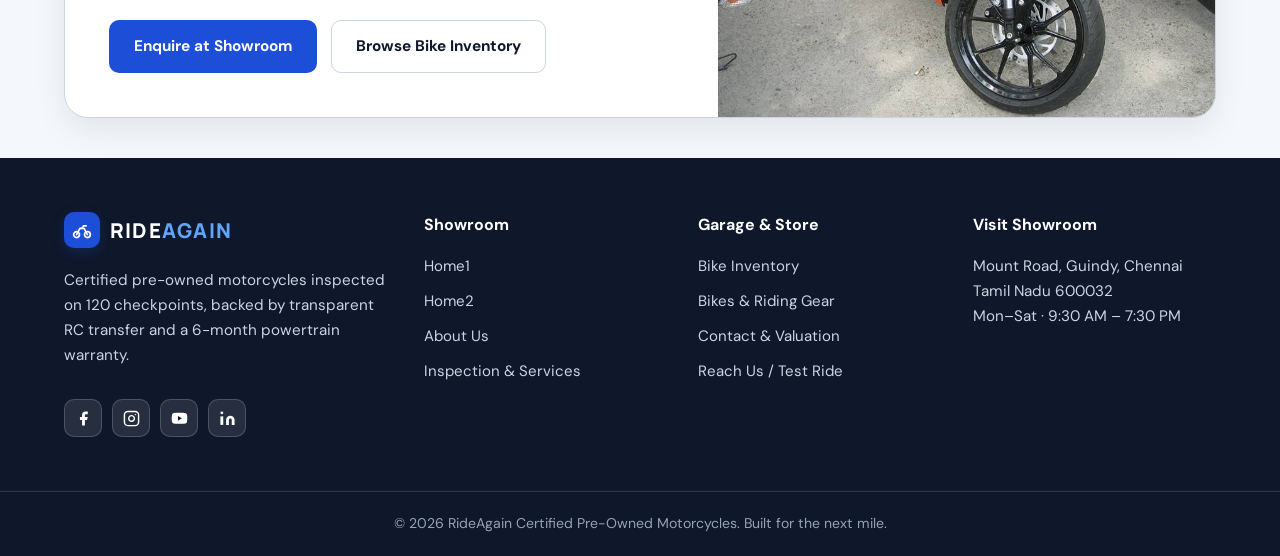
<file: products.html>
<!DOCTYPE html>
<html lang="en">
<head>
  <meta charset="UTF-8">
  <meta name="viewport" content="width=device-width, initial-scale=1.0">
  <title>Bike Products &amp; Riding Gear | RideAgain Pre-Owned Bikes</title>
  <link rel="icon" type="image/svg+xml" href="favicon.svg">
  <link rel="shortcut icon" href="favicon.svg">
  <link rel="stylesheet" href="styles.css">
</head>
<body>
  <header class="header">
    <a class="brand" href="index.html">
      <span class="brand-logo" aria-hidden="true">
        <svg width="20" height="20" viewBox="0 0 24 24" fill="none" stroke="currentColor" stroke-width="2.1" stroke-linecap="round" stroke-linejoin="round">
          <circle cx="5.5" cy="17.5" r="3.5"/>
          <circle cx="18.5" cy="17.5" r="3.5"/>
          <path d="M5.5 17.5L9.5 10h5l4 7.5"/>
          <path d="M12 10l2-3h3"/>
        </svg>
      </span>
      <span class="brand-text">RIDE<span>AGAIN</span></span>
    </a>
    <button class="hamburger" id="hamburger" type="button" aria-label="Toggle navigation" aria-expanded="false">
      <span></span><span></span><span></span>
    </button>
    <div class="nav-menu" id="navMenu">
      <nav class="nav-links" aria-label="Primary navigation">
        <a href="index.html">Home1</a>
        <a href="home2.html">Home2</a>
        <a href="about.html">About</a>
        <a href="services.html">Services</a>
        <a href="inventory.html">Inventory</a>
        <a class="active" href="products.html">Products</a>
        <a href="contact.html">Contact</a>
      </nav>
      <div class="nav-actions">
        <button id="rtl" type="button" class="util-btn" aria-label="Toggle right to left">⇄ RTL</button>
        <button id="theme" type="button" class="util-btn" aria-label="Toggle theme">☾ Dark</button>
        <a class="button nav-cta-btn" href="contact.html#contactForm">Reach Us</a>
      </div>
    </div>
  </header>

  <main>
    <section class="page-hero">
      <div class="hero-copy">
        <span class="eyebrow">CERTIFIED BIKES &amp; RIDER STORE</span>
        <h1>Featured Bikes, Spares &amp;<br><em>Protective Riding Gear.</em></h1>
        <p>Pair your pre-owned motorcycle with dealer-tested riding gear, touring luggage, GPS anti-theft trackers, and genuine workshop care kits.</p>
        <div class="actions">
          <a class="button" href="#catalog">Browse Products</a>
          <a class="button secondary" href="inventory.html">See All Pre-Owned Bikes</a>
        </div>
      </div>
      <div class="page-hero-img">
        <img src="images/prod-hero.jpg" alt="Pre-Owned Sport Motorcycle and Riding Gear Showcase">
        <div class="image-tag">CERTIFIED MOTORCYCLES · ECE HELMETS · TOURING ACCESSORIES</div>
      </div>
    </section>

    <section class="section" id="catalog">
      <div class="section-head">
        <div>
          <span class="eyebrow">SHOWROOM PRODUCTS</span>
          <h2>Bikes, Gear &amp; Protection Essentials</h2>
        </div>
        <a href="contact.html#contactForm">Order or reserve in-store →</a>
      </div>
      <div class="grid three">
        <article class="card">
          <div class="card-img">
            <img src="images/prod-1.jpg" alt="Certified Pre-Owned Cruiser Bobber">
          </div>
          <div class="card-body">
            <span class="pill">Certified Bike</span>
            <h3>Custom Cruiser Bobber 500</h3>
            <p>2022 · 7,800 km · Solo leather seat, bar-end mirrors &amp; full 120-point report.</p>
            <div class="card-footer split">
              <span class="price">₹2,15,000</span>
              <a class="button" href="contact.html#contactForm">Enquire Now</a>
            </div>
          </div>
        </article>

        <article class="card">
          <div class="card-img">
            <img src="images/prod-2.jpg" alt="Street Naked Pre-Owned Motorcycle">
          </div>
          <div class="card-body">
            <span class="pill">Certified Bike</span>
            <h3>Streetfighter Naked 390</h3>
            <p>2023 · 6,400 km · Quickshifter, TFT dash, dual-channel ABS &amp; new chain kit.</p>
            <div class="card-footer split">
              <span class="price">₹2,42,000</span>
              <a class="button" href="contact.html#contactForm">Enquire Now</a>
            </div>
          </div>
        </article>

        <article class="card">
          <div class="card-img">
            <img src="images/prod-3.jpg" alt="Heritage Touring Motorcycle">
          </div>
          <div class="card-body">
            <span class="pill">Certified Bike</span>
            <h3>Royal Highway Classic 350</h3>
            <p>2022 · 10,200 km · Alloy tubeless setup, touring seat &amp; pillion backrest.</p>
            <div class="card-footer split">
              <span class="price">₹1,56,000</span>
              <a class="button" href="contact.html#contactForm">Enquire Now</a>
            </div>
          </div>
        </article>

        <article class="card">
          <div class="card-img">
            <img src="images/prod-4.jpg" alt="ECE 22.06 Full-Face Motorcycle Helmet">
          </div>
          <div class="card-body">
            <span class="pill">Safety Gear</span>
            <h3>ECE 22.06 Full-Face Helmet</h3>
            <p>Polycarbonate shell, Pinlock-ready anti-fog visor, dual-density EPS &amp; D-ring lock.</p>
            <div class="card-footer split">
              <span class="price">₹5,490</span>
              <a class="button" href="contact.html#contactForm">Reserve Gear</a>
            </div>
          </div>
        </article>

        <article class="card">
          <div class="card-img">
            <img src="images/prod-5.jpg" alt="Touring Panniers and Crash Guard Kit">
          </div>
          <div class="card-body">
            <span class="pill">Touring Kit</span>
            <h3>Adventure Luggage &amp; Guard Set</h3>
            <p>Heavy-duty powder-coated crash bars, waterproof saddlebags &amp; aluminum top mount.</p>
            <div class="card-footer split">
              <span class="price">₹8,900</span>
              <a class="button" href="contact.html#contactForm">Book Fitment</a>
            </div>
          </div>
        </article>

        <article class="card">
          <div class="card-img">
            <img src="images/prod-6.jpg" alt="Bike GPS Tracker and Maintenance Pack">
          </div>
          <div class="card-body">
            <span class="pill">Security &amp; Care</span>
            <h3>Smart GPS Tracker &amp; Care Kit</h3>
            <p>Live anti-theft mobile alerts, engine immobilizer relay, chain cleaner &amp; ceramic spray.</p>
            <div class="card-footer split">
              <span class="price">₹3,950</span>
              <a class="button" href="contact.html#contactForm">Order Bundle</a>
            </div>
          </div>
        </article>
      </div>
    </section>

    <section class="feature">
      <div class="feature-img">
        <img src="images/prod-feature.jpg" alt="Custom Workshop Parts and Maintenance">
      </div>
      <div class="feature-copy">
        <span class="eyebrow">GENUINE PARTS &amp; UPGRADES</span>
        <h2>In-House Fitment Before You Ride Home</h2>
        <p>Every accessory and product purchased with your pre-owned motorcycle is professionally installed by our technicians before handover—zero wiring splices, zero guesswork.</p>
        <ul class="ticks">
          <li>ECE &amp; ISI certified helmets, armored jackets &amp; riding boots</li>
          <li>Genuine OEM oil filters, brake pads &amp; synthetic lubricants</li>
          <li>Plug-and-play auxiliary fog lamps &amp; USB charging mounts</li>
          <li>Special combo discounts for RideAgain bike buyers</li>
        </ul>
        <a class="button" href="contact.html#contactForm">Get Combo Quote</a>
      </div>
    </section>

    <section class="banner">
      <div class="banner-copy">
        <span class="eyebrow">TRADE &amp; UPGRADE</span>
        <h2>Bundle Riding Gear With Your Next Bike</h2>
        <p>Upgrade your existing motorcycle and take home a complete safety gear kit with zero-down EMI options at our showroom.</p>
        <div class="actions">
          <a class="button" href="contact.html#contactForm">Enquire at Showroom</a>
          <a class="button secondary" href="inventory.html">Browse Bike Inventory</a>
        </div>
      </div>
      <div class="banner-img">
        <img src="images/prod-banner.jpg" alt="Showroom Pre-Owned Motorcycle Bundle">
      </div>
    </section>
  </main>

  <footer>
    <div class="footer-grid">
      <div>
        <a class="brand" href="index.html">
          <span class="brand-logo" aria-hidden="true">
            <svg width="20" height="20" viewBox="0 0 24 24" fill="none" stroke="currentColor" stroke-width="2.1" stroke-linecap="round" stroke-linejoin="round">
              <circle cx="5.5" cy="17.5" r="3.5"/>
              <circle cx="18.5" cy="17.5" r="3.5"/>
              <path d="M5.5 17.5L9.5 10h5l4 7.5"/>
              <path d="M12 10l2-3h3"/>
            </svg>
          </span>
          <span class="brand-text">RIDE<span>AGAIN</span></span>
        </a>
        <p>Certified pre-owned motorcycles inspected on 120 checkpoints, backed by transparent RC transfer and a 6-month powertrain warranty.</p>
        <div class="footer-socials" aria-label="RideAgain social channels">
          <a class="footer-social-link" href="https://facebook.com" target="_blank" rel="noopener noreferrer" aria-label="Facebook">
            <svg width="17" height="17" viewBox="0 0 24 24" fill="currentColor" aria-hidden="true"><path d="M18 2h-3a5 5 0 0 0-5 5v3H7v4h3v8h4v-8h3l1-4h-4V7a1 1 0 0 1 1-1h3z"/></svg>
          </a>
          <a class="footer-social-link" href="https://instagram.com" target="_blank" rel="noopener noreferrer" aria-label="Instagram">
            <svg width="17" height="17" viewBox="0 0 24 24" fill="none" stroke="currentColor" stroke-width="2" stroke-linecap="round" stroke-linejoin="round" aria-hidden="true"><rect x="2" y="2" width="20" height="20" rx="5" ry="5"/><path d="M16 11.37A4 4 0 1 1 12.63 8 4 4 0 0 1 16 11.37z"/><line x1="17.5" y1="6.5" x2="17.51" y2="6.5"/></svg>
          </a>
          <a class="footer-social-link" href="https://youtube.com" target="_blank" rel="noopener noreferrer" aria-label="YouTube">
            <svg width="17" height="17" viewBox="0 0 24 24" fill="currentColor" aria-hidden="true"><path d="M22.54 6.42a2.78 2.78 0 0 0-1.94-2C18.88 4 12 4 12 4s-6.88 0-8.6.46a2.78 2.78 0 0 0-1.94 2A29 29 0 0 0 1 11.75a29 29 0 0 0 .46 5.33A2.78 2.78 0 0 0 3.4 19c1.72.46 8.6.46 8.6.46s6.88 0 8.6-.46a2.78 2.78 0 0 0 1.94-2 29 29 0 0 0 .46-5.25 29 29 0 0 0-.46-5.33z"/><polygon points="9.75 15.02 15.5 11.75 9.75 8.48 9.75 15.02" fill="#0f172a"/></svg>
          </a>
          <a class="footer-social-link" href="https://linkedin.com" target="_blank" rel="noopener noreferrer" aria-label="LinkedIn">
            <svg width="17" height="17" viewBox="0 0 24 24" fill="currentColor" aria-hidden="true"><path d="M16 8a6 6 0 0 1 6 6v7h-4v-7a2 2 0 0 0-2-2 2 2 0 0 0-2 2v7h-4v-7a6 6 0 0 1 6-6z"/><rect x="2" y="9" width="4" height="12"/><circle cx="4" cy="4" r="2"/></svg>
          </a>
        </div>
      </div>
      <div>
        <strong>Showroom</strong>
        <a href="index.html">Home1</a>
        <a href="home2.html">Home2</a>
        <a href="about.html">About Us</a>
        <a href="services.html">Inspection &amp; Services</a>
      </div>
      <div>
        <strong>Garage &amp; Store</strong>
        <a href="inventory.html">Bike Inventory</a>
        <a href="products.html">Bikes &amp; Riding Gear</a>
        <a href="contact.html">Contact &amp; Valuation</a>
        <a href="contact.html#contactForm">Reach Us / Test Ride</a>
      </div>
      <div>
        <strong>Visit Showroom</strong>
        <p>Mount Road, Guindy, Chennai<br>Tamil Nadu 600032<br>Mon–Sat · 9:30 AM – 7:30 PM</p>
      </div>
    </div>
    <div class="copyright">© 2026 RideAgain Certified Pre-Owned Motorcycles. Built for the next mile.</div>
  </footer>

  <button class="back-to-top" id="backToTop" type="button" aria-label="Back to top">
    <svg width="22" height="22" viewBox="0 0 24 24" fill="none" stroke="currentColor" stroke-width="2.5" stroke-linecap="round" stroke-linejoin="round" aria-hidden="true">
      <polyline points="18 15 12 9 6 15"></polyline>
    </svg>
  </button>

  <script src="script.js"></script>
</body>
</html>
</file>
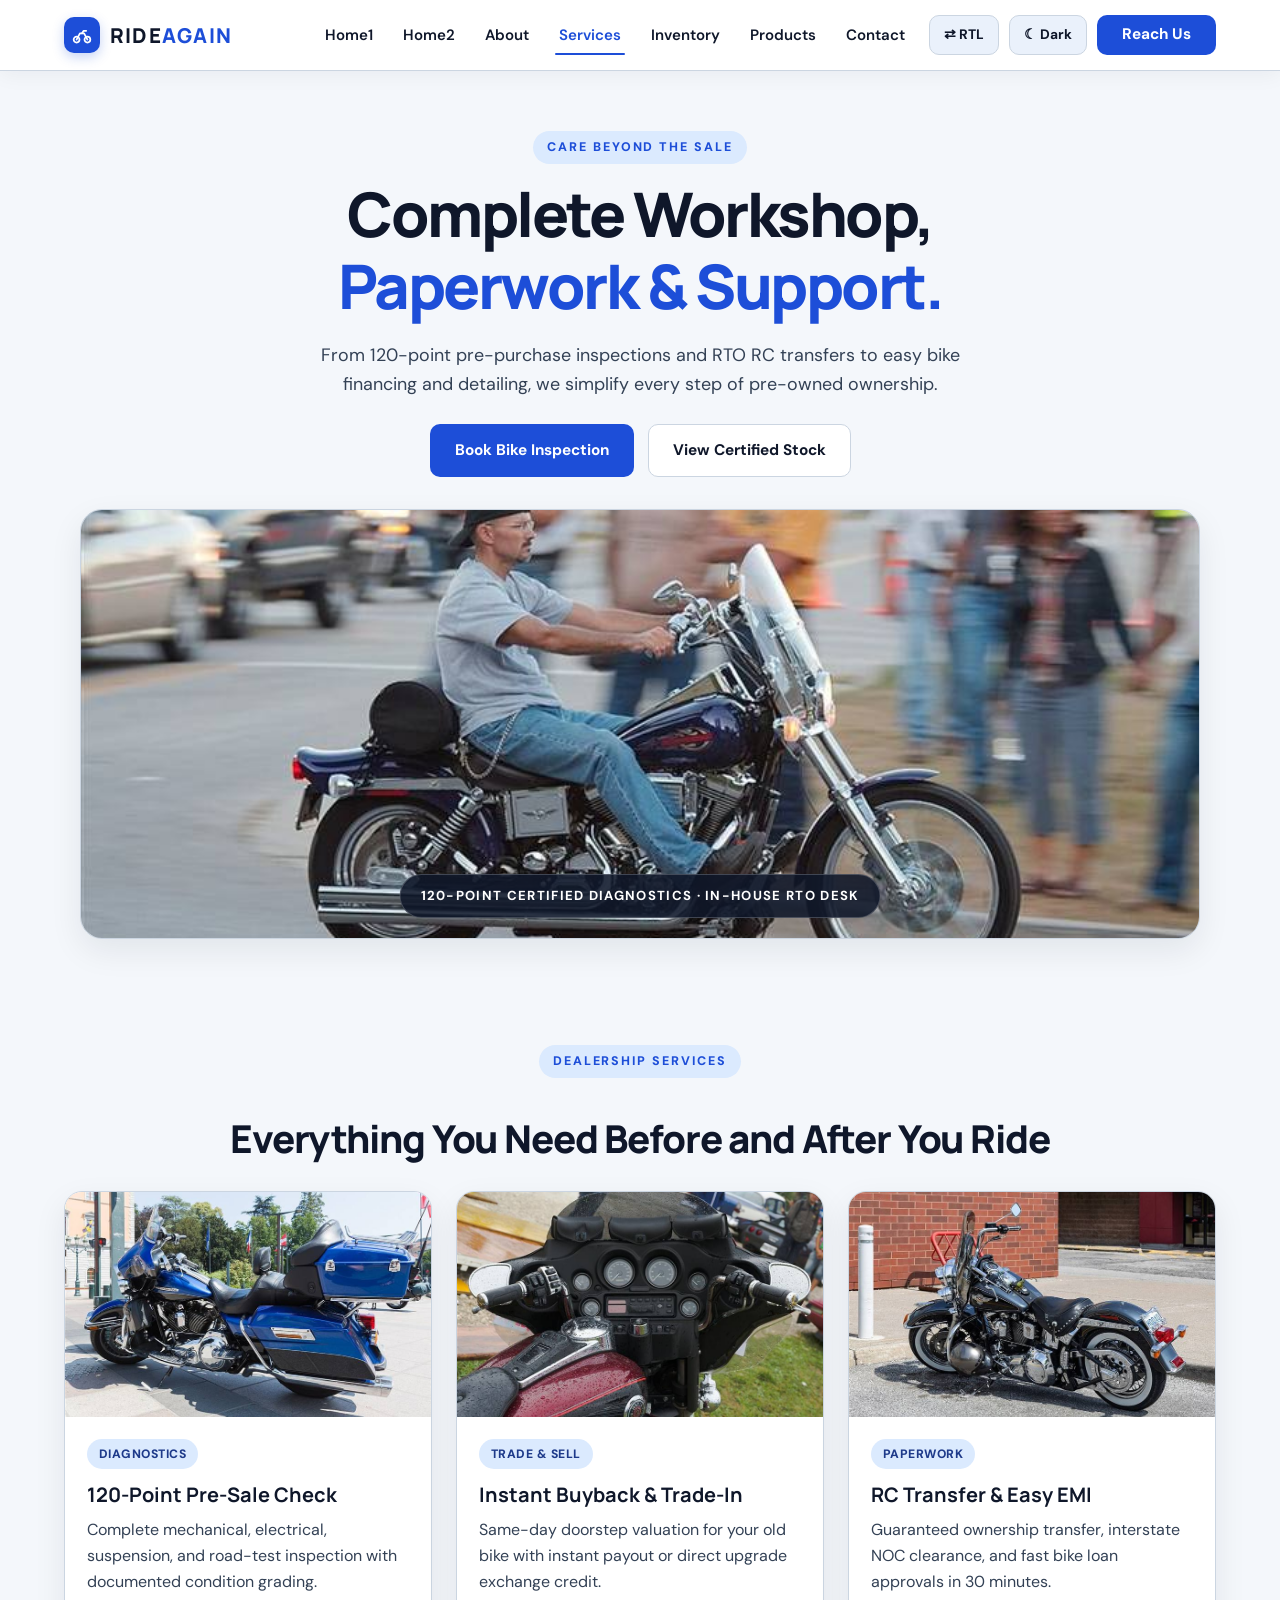
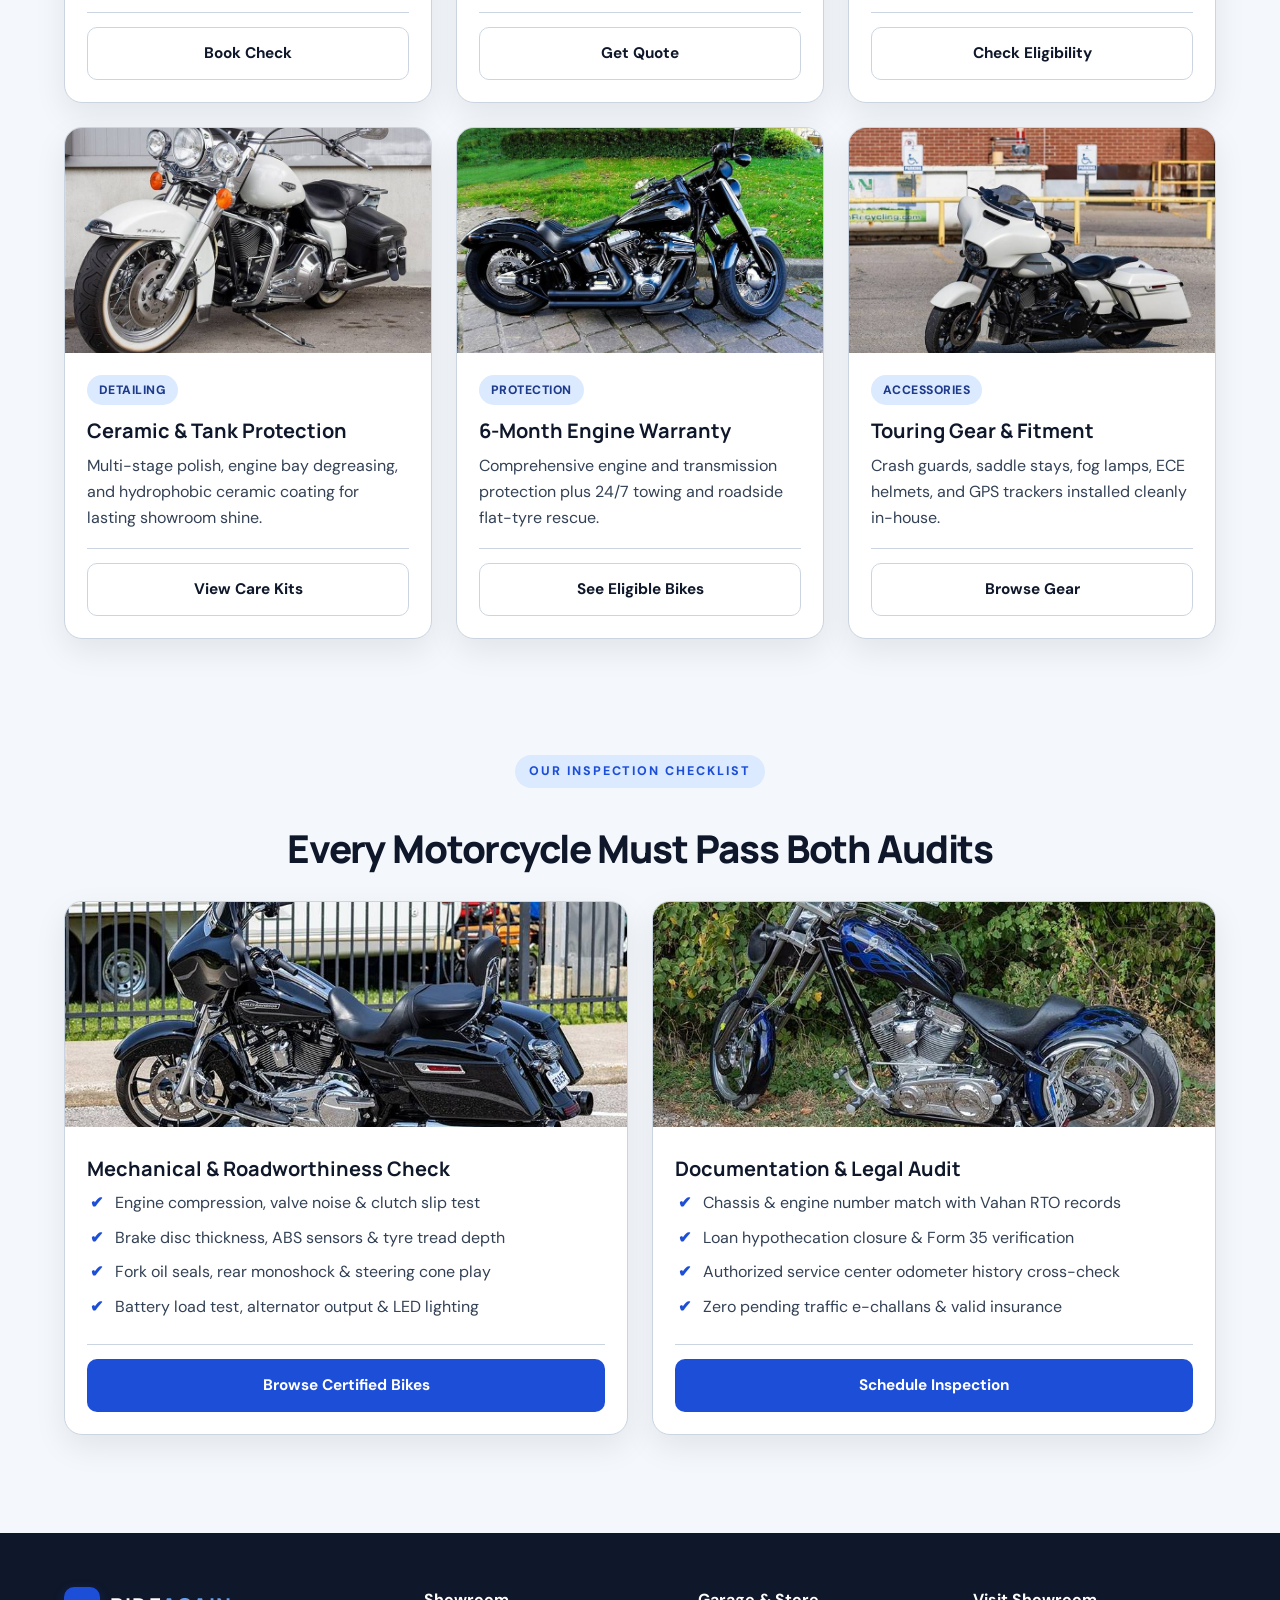
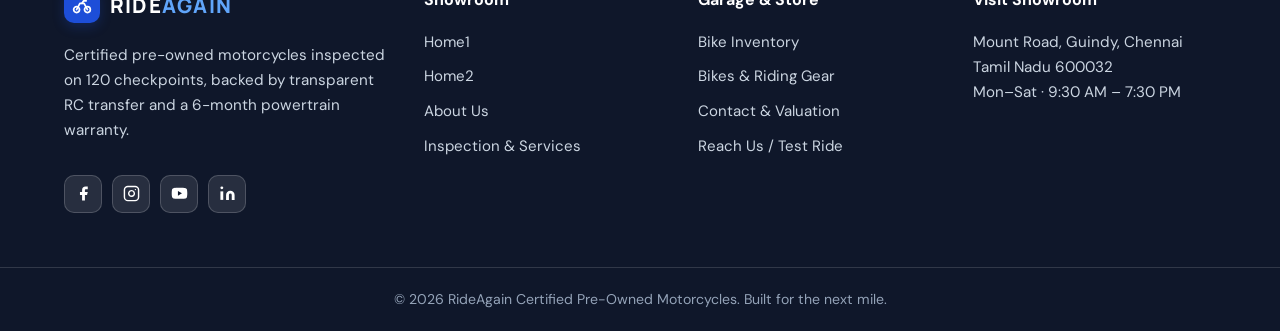
<file: services.html>
<!DOCTYPE html>
<html lang="en">
<head>
  <meta charset="UTF-8">
  <meta name="viewport" content="width=device-width, initial-scale=1.0">
  <title>Services &amp; Inspection | RideAgain Pre-Owned Bikes</title>
  <link rel="icon" type="image/svg+xml" href="favicon.svg">
  <link rel="shortcut icon" href="favicon.svg">
  <link rel="stylesheet" href="styles.css">
</head>
<body>
  <header class="header">
    <a class="brand" href="index.html">
      <span class="brand-logo" aria-hidden="true">
        <svg width="20" height="20" viewBox="0 0 24 24" fill="none" stroke="currentColor" stroke-width="2.1" stroke-linecap="round" stroke-linejoin="round">
          <circle cx="5.5" cy="17.5" r="3.5"/>
          <circle cx="18.5" cy="17.5" r="3.5"/>
          <path d="M5.5 17.5L9.5 10h5l4 7.5"/>
          <path d="M12 10l2-3h3"/>
        </svg>
      </span>
      <span class="brand-text">RIDE<span>AGAIN</span></span>
    </a>
    <button class="hamburger" id="hamburger" type="button" aria-label="Toggle navigation" aria-expanded="false">
      <span></span><span></span><span></span>
    </button>
    <div class="nav-menu" id="navMenu">
      <nav class="nav-links" aria-label="Primary navigation">
        <a href="index.html">Home1</a>
        <a href="home2.html">Home2</a>
        <a href="about.html">About</a>
        <a class="active" href="services.html">Services</a>
        <a href="inventory.html">Inventory</a>
        <a href="products.html">Products</a>
        <a href="contact.html">Contact</a>
      </nav>
      <div class="nav-actions">
        <button id="rtl" type="button" class="util-btn" aria-label="Toggle right to left">⇄ RTL</button>
        <button id="theme" type="button" class="util-btn" aria-label="Toggle theme">☾ Dark</button>
        <a class="button nav-cta-btn" href="contact.html#contactForm">Reach Us</a>
      </div>
    </div>
  </header>

  <main>
    <section class="page-hero">
      <div class="hero-copy">
        <span class="eyebrow">CARE BEYOND THE SALE</span>
        <h1>Complete Workshop,<br><em>Paperwork &amp; Support.</em></h1>
        <p>From 120-point pre-purchase inspections and RTO RC transfers to easy bike financing and detailing, we simplify every step of pre-owned ownership.</p>
        <div class="actions">
          <a class="button" href="contact.html#contactForm">Book Bike Inspection</a>
          <a class="button secondary" href="inventory.html">View Certified Stock</a>
        </div>
      </div>
      <div class="page-hero-img">
        <img src="images/services-hero.jpg" alt="Motorcycle Engine and Mechanical Service">
        <div class="image-tag">120-POINT CERTIFIED DIAGNOSTICS · IN-HOUSE RTO DESK</div>
      </div>
    </section>

    <section class="section">
      <div class="section-head centered">
        <span class="eyebrow">DEALERSHIP SERVICES</span>
        <h2>Everything You Need Before and After You Ride</h2>
      </div>
      <div class="grid three">
        <article class="card">
          <div class="card-img">
            <img src="images/services-1.jpg" alt="120-Point Motorcycle Inspection">
          </div>
          <div class="card-body">
            <span class="pill">Diagnostics</span>
            <h3>120-Point Pre-Sale Check</h3>
            <p>Complete mechanical, electrical, suspension, and road-test inspection with documented condition grading.</p>
            <div class="card-footer">
              <a class="button secondary" href="contact.html#contactForm">Book Check</a>
            </div>
          </div>
        </article>

        <article class="card">
          <div class="card-img">
            <img src="images/services-2.jpg" alt="Sell or Trade-In Motorcycle Valuation">
          </div>
          <div class="card-body">
            <span class="pill">Trade &amp; Sell</span>
            <h3>Instant Buyback &amp; Trade-In</h3>
            <p>Same-day doorstep valuation for your old bike with instant payout or direct upgrade exchange credit.</p>
            <div class="card-footer">
              <a class="button secondary" href="contact.html#contactForm">Get Quote</a>
            </div>
          </div>
        </article>

        <article class="card">
          <div class="card-img">
            <img src="images/services-3.jpg" alt="Bike Financing and Insurance">
          </div>
          <div class="card-body">
            <span class="pill">Paperwork</span>
            <h3>RC Transfer &amp; Easy EMI</h3>
            <p>Guaranteed ownership transfer, interstate NOC clearance, and fast bike loan approvals in 30 minutes.</p>
            <div class="card-footer">
              <a class="button secondary" href="contact.html#contactForm">Check Eligibility</a>
            </div>
          </div>
        </article>

        <article class="card">
          <div class="card-img">
            <img src="images/services-4.jpg" alt="Motorcycle Spa and Ceramic Detailing">
          </div>
          <div class="card-body">
            <span class="pill">Detailing</span>
            <h3>Ceramic &amp; Tank Protection</h3>
            <p>Multi-stage polish, engine bay degreasing, and hydrophobic ceramic coating for lasting showroom shine.</p>
            <div class="card-footer">
              <a class="button secondary" href="products.html">View Care Kits</a>
            </div>
          </div>
        </article>

        <article class="card">
          <div class="card-img">
            <img src="images/services-5.jpg" alt="Extended Warranty and Roadside Support">
          </div>
          <div class="card-body">
            <span class="pill">Protection</span>
            <h3>6-Month Engine Warranty</h3>
            <p>Comprehensive engine and transmission protection plus 24/7 towing and roadside flat-tyre rescue.</p>
            <div class="card-footer">
              <a class="button secondary" href="inventory.html">See Eligible Bikes</a>
            </div>
          </div>
        </article>

        <article class="card">
          <div class="card-img">
            <img src="images/services-6.jpg" alt="Rider Gear and Accessory Fitting">
          </div>
          <div class="card-body">
            <span class="pill">Accessories</span>
            <h3>Touring Gear &amp; Fitment</h3>
            <p>Crash guards, saddle stays, fog lamps, ECE helmets, and GPS trackers installed cleanly in-house.</p>
            <div class="card-footer">
              <a class="button secondary" href="products.html">Browse Gear</a>
            </div>
          </div>
        </article>
      </div>
    </section>

    <section class="section">
      <div class="section-head centered">
        <span class="eyebrow">OUR INSPECTION CHECKLIST</span>
        <h2>Every Motorcycle Must Pass Both Audits</h2>
      </div>
      <div class="grid two">
        <article class="card">
          <div class="card-img">
            <img src="images/services-check-1.jpg" alt="Mechanical and Engine Inspection Checklist">
          </div>
          <div class="card-body">
            <h3>Mechanical &amp; Roadworthiness Check</h3>
            <ul class="ticks">
              <li>Engine compression, valve noise &amp; clutch slip test</li>
              <li>Brake disc thickness, ABS sensors &amp; tyre tread depth</li>
              <li>Fork oil seals, rear monoshock &amp; steering cone play</li>
              <li>Battery load test, alternator output &amp; LED lighting</li>
            </ul>
            <div class="card-footer">
              <a class="button" href="inventory.html">Browse Certified Bikes</a>
            </div>
          </div>
        </article>

        <article class="card">
          <div class="card-img">
            <img src="images/services-check-2.jpg" alt="Paperwork and Legal Verification Checklist">
          </div>
          <div class="card-body">
            <h3>Documentation &amp; Legal Audit</h3>
            <ul class="ticks">
              <li>Chassis &amp; engine number match with Vahan RTO records</li>
              <li>Loan hypothecation closure &amp; Form 35 verification</li>
              <li>Authorized service center odometer history cross-check</li>
              <li>Zero pending traffic e-challans &amp; valid insurance</li>
            </ul>
            <div class="card-footer">
              <a class="button" href="contact.html#contactForm">Schedule Inspection</a>
            </div>
          </div>
        </article>
      </div>
    </section>
  </main>

  <footer>
    <div class="footer-grid">
      <div>
        <a class="brand" href="index.html">
          <span class="brand-logo" aria-hidden="true">
            <svg width="20" height="20" viewBox="0 0 24 24" fill="none" stroke="currentColor" stroke-width="2.1" stroke-linecap="round" stroke-linejoin="round">
              <circle cx="5.5" cy="17.5" r="3.5"/>
              <circle cx="18.5" cy="17.5" r="3.5"/>
              <path d="M5.5 17.5L9.5 10h5l4 7.5"/>
              <path d="M12 10l2-3h3"/>
            </svg>
          </span>
          <span class="brand-text">RIDE<span>AGAIN</span></span>
        </a>
        <p>Certified pre-owned motorcycles inspected on 120 checkpoints, backed by transparent RC transfer and a 6-month powertrain warranty.</p>
        <div class="footer-socials" aria-label="RideAgain social channels">
          <a class="footer-social-link" href="https://facebook.com" target="_blank" rel="noopener noreferrer" aria-label="Facebook">
            <svg width="17" height="17" viewBox="0 0 24 24" fill="currentColor" aria-hidden="true"><path d="M18 2h-3a5 5 0 0 0-5 5v3H7v4h3v8h4v-8h3l1-4h-4V7a1 1 0 0 1 1-1h3z"/></svg>
          </a>
          <a class="footer-social-link" href="https://instagram.com" target="_blank" rel="noopener noreferrer" aria-label="Instagram">
            <svg width="17" height="17" viewBox="0 0 24 24" fill="none" stroke="currentColor" stroke-width="2" stroke-linecap="round" stroke-linejoin="round" aria-hidden="true"><rect x="2" y="2" width="20" height="20" rx="5" ry="5"/><path d="M16 11.37A4 4 0 1 1 12.63 8 4 4 0 0 1 16 11.37z"/><line x1="17.5" y1="6.5" x2="17.51" y2="6.5"/></svg>
          </a>
          <a class="footer-social-link" href="https://youtube.com" target="_blank" rel="noopener noreferrer" aria-label="YouTube">
            <svg width="17" height="17" viewBox="0 0 24 24" fill="currentColor" aria-hidden="true"><path d="M22.54 6.42a2.78 2.78 0 0 0-1.94-2C18.88 4 12 4 12 4s-6.88 0-8.6.46a2.78 2.78 0 0 0-1.94 2A29 29 0 0 0 1 11.75a29 29 0 0 0 .46 5.33A2.78 2.78 0 0 0 3.4 19c1.72.46 8.6.46 8.6.46s6.88 0 8.6-.46a2.78 2.78 0 0 0 1.94-2 29 29 0 0 0 .46-5.25 29 29 0 0 0-.46-5.33z"/><polygon points="9.75 15.02 15.5 11.75 9.75 8.48 9.75 15.02" fill="#0f172a"/></svg>
          </a>
          <a class="footer-social-link" href="https://linkedin.com" target="_blank" rel="noopener noreferrer" aria-label="LinkedIn">
            <svg width="17" height="17" viewBox="0 0 24 24" fill="currentColor" aria-hidden="true"><path d="M16 8a6 6 0 0 1 6 6v7h-4v-7a2 2 0 0 0-2-2 2 2 0 0 0-2 2v7h-4v-7a6 6 0 0 1 6-6z"/><rect x="2" y="9" width="4" height="12"/><circle cx="4" cy="4" r="2"/></svg>
          </a>
        </div>
      </div>
      <div>
        <strong>Showroom</strong>
        <a href="index.html">Home1</a>
        <a href="home2.html">Home2</a>
        <a href="about.html">About Us</a>
        <a href="services.html">Inspection &amp; Services</a>
      </div>
      <div>
        <strong>Garage &amp; Store</strong>
        <a href="inventory.html">Bike Inventory</a>
        <a href="products.html">Bikes &amp; Riding Gear</a>
        <a href="contact.html">Contact &amp; Valuation</a>
        <a href="contact.html#contactForm">Reach Us / Test Ride</a>
      </div>
      <div>
        <strong>Visit Showroom</strong>
        <p>Mount Road, Guindy, Chennai<br>Tamil Nadu 600032<br>Mon–Sat · 9:30 AM – 7:30 PM</p>
      </div>
    </div>
    <div class="copyright">© 2026 RideAgain Certified Pre-Owned Motorcycles. Built for the next mile.</div>
  </footer>

  <button class="back-to-top" id="backToTop" type="button" aria-label="Back to top">
    <svg width="22" height="22" viewBox="0 0 24 24" fill="none" stroke="currentColor" stroke-width="2.5" stroke-linecap="round" stroke-linejoin="round" aria-hidden="true">
      <polyline points="18 15 12 9 6 15"></polyline>
    </svg>
  </button>

  <script src="script.js"></script>
</body>
</html>
</file>
<file: styles.css>
@import url('https://fonts.googleapis.com/css2?family=DM+Sans:wght@400;500;600;700&family=Manrope:wght@500;600;700;800&display=swap');

:root {
  --bg: #f4f7fb;
  --surface: #ffffff;
  --surface-alt: #eaf1fb;
  --text: #0f172a;
  --muted: #334155;
  --accent: #1d4ed8;
  --accent-hover: #1e40af;
  --accent-light: #dbeafe;
  --accent-text: #1e3a8a;
  --secondary: #0284c7;
  --line: #cbd5e1;
  --dark-bg: #0f172a;
  --shadow: 0 12px 32px rgba(15, 23, 42, 0.08);
}

body.dark {
  --bg: #0b1120;
  --surface: #151f32;
  --surface-alt: #1e293b;
  --text: #f8fafc;
  --muted: #cbd5e1;
  --accent: #3b82f6;
  --accent-hover: #2563eb;
  --accent-light: #1e3a8a;
  --accent-text: #bfdbfe;
  --secondary: #38bdf8;
  --line: #334155;
  --dark-bg: #060a14;
  --shadow: 0 16px 40px rgba(0, 0, 0, 0.45);
}

*,
*::before,
*::after {
  box-sizing: border-box;
}

html {
  scroll-behavior: smooth;
}

body {
  margin: 0;
  background: var(--bg);
  color: var(--text);
  font-family: 'DM Sans', -apple-system, BlinkMacSystemFont, sans-serif;
  line-height: 1.65;
  overflow-x: hidden;
  transition: background-color 0.2s ease, color 0.2s ease;
}

h1,
h2,
h3,
h4,
.brand {
  font-family: 'Manrope', -apple-system, BlinkMacSystemFont, sans-serif;
  line-height: 1.18;
  color: var(--text);
  margin-top: 0;
}

h1 {
  font-size: clamp(2.1rem, 4.8vw, 4.1rem);
  letter-spacing: -0.04em;
  font-weight: 800;
}

h2 {
  font-size: clamp(1.6rem, 3vw, 2.55rem);
  letter-spacing: -0.03em;
  font-weight: 800;
}

h3 {
  font-size: 1.25rem;
  font-weight: 700;
}

p {
  color: var(--muted);
  margin-top: 0;
}

a {
  color: inherit;
  text-decoration: none;
}

img {
  display: block;
  width: 100%;
  object-fit: cover;
}

svg {
  flex-shrink: 0;
}

/* Header & Navigation */
.header {
  position: sticky;
  top: 0;
  z-index: 1000;
  display: grid;
  grid-template-columns: 1fr auto 1fr;
  align-items: center;
  gap: 20px;
  padding: 15px 5vw;
  background: var(--surface);
  border-bottom: 1px solid var(--line);
  box-shadow: 0 4px 20px rgba(15, 23, 42, 0.05);
}

.brand {
  justify-self: start;
  display: inline-flex;
  align-items: center;
  gap: 10px;
  font-weight: 800;
  letter-spacing: 0.06em;
  font-size: 1.28rem;
  color: var(--text);
  white-space: nowrap;
}

.brand-logo {
  width: 36px;
  height: 36px;
  border-radius: 10px;
  background: var(--accent);
  color: #ffffff;
  display: inline-flex;
  align-items: center;
  justify-content: center;
  flex-shrink: 0;
  box-shadow: 0 4px 12px rgba(29, 78, 216, 0.25);
}

.brand-text span {
  color: var(--accent);
}

.nav-menu {
  display: contents;
}

.nav-links {
  justify-self: center;
  display: flex;
  align-items: center;
  justify-content: center;
  gap: 22px;
  font-weight: 600;
  font-size: 0.94rem;
}

.nav-links a {
  color: var(--text);
  padding: 6px 4px;
  position: relative;
  white-space: nowrap;
  transition: color 0.2s ease;
}

.nav-links a:hover,
.nav-links a.active {
  color: var(--accent);
}

.nav-links a.active::after {
  content: '';
  position: absolute;
  left: 0;
  right: 0;
  bottom: -2px;
  height: 2px;
  background: var(--accent);
  border-radius: 2px;
}

.nav-actions {
  justify-self: end;
  display: flex;
  align-items: center;
  gap: 10px;
}

/* Consistent height (40px) & corner radius (10px) across all header controls */
.util-btn {
  display: inline-flex;
  align-items: center;
  justify-content: center;
  gap: 6px;
  height: 40px;
  padding: 0 14px;
  border: 1px solid var(--line);
  background: var(--surface-alt);
  color: var(--text);
  border-radius: 10px;
  font-family: inherit;
  font-size: 0.86rem;
  font-weight: 700;
  line-height: 1;
  cursor: pointer;
  white-space: nowrap;
  transition: background-color 0.2s ease, border-color 0.2s ease, color 0.2s ease;
}

.util-btn:hover {
  border-color: var(--accent);
  color: var(--accent);
}

.nav-cta-btn {
  height: 40px;
  padding: 0 18px;
  border-radius: 10px;
  font-size: 0.88rem;
  line-height: 1;
  white-space: nowrap;
}

.hamburger {
  display: none;
  flex-direction: column;
  justify-content: center;
  align-items: center;
  gap: 5px;
  width: 40px;
  height: 40px;
  border: 1px solid var(--line);
  background: var(--surface-alt);
  color: var(--text);
  border-radius: 10px;
  cursor: pointer;
  padding: 0;
  transition: border-color 0.2s ease, background-color 0.2s ease;
}

.hamburger:hover {
  border-color: var(--accent);
}

.hamburger span {
  display: block;
  width: 20px;
  height: 2px;
  background: var(--text);
  border-radius: 2px;
  transition: transform 0.25s ease, opacity 0.25s ease;
}

.hamburger[aria-expanded="true"] span:nth-child(1) {
  transform: translateY(7px) rotate(45deg);
}

.hamburger[aria-expanded="true"] span:nth-child(2) {
  opacity: 0;
}

.hamburger[aria-expanded="true"] span:nth-child(3) {
  transform: translateY(-7px) rotate(-45deg);
}

/* Buttons & Eyebrow */
.eyebrow {
  display: inline-block;
  font-size: 0.78rem;
  letter-spacing: 0.16em;
  text-transform: uppercase;
  color: var(--accent);
  font-weight: 800;
  background: var(--accent-light);
  padding: 6px 14px;
  border-radius: 999px;
  margin-bottom: 14px;
}

.button {
  display: inline-flex;
  align-items: center;
  justify-content: center;
  gap: 8px;
  border: 1px solid transparent;
  background: var(--accent);
  color: #ffffff;
  padding: 13px 24px;
  border-radius: 10px;
  font-family: inherit;
  font-size: 0.96rem;
  font-weight: 700;
  cursor: pointer;
  text-align: center;
  transition: background-color 0.2s ease, transform 0.15s ease, border-color 0.2s ease;
}

.button:hover {
  background: var(--accent-hover);
  transform: translateY(-1px);
}

.button.secondary {
  background: var(--surface);
  color: var(--text);
  border: 1px solid var(--line);
}

.button.secondary:hover {
  border-color: var(--accent);
  color: var(--accent);
  background: var(--surface-alt);
}

.actions {
  display: flex;
  justify-content: center;
  align-items: center;
  gap: 14px;
  flex-wrap: wrap;
  margin: 24px 0 0;
}

/* Centered Hero Sections (All Pages) */
.hero,
.page-hero {
  display: flex;
  flex-direction: column;
  align-items: center;
  justify-content: center;
  text-align: center;
  padding: 60px 5vw 48px;
  gap: 32px;
}

.hero-copy {
  max-width: 820px;
  margin: 0 auto;
  display: flex;
  flex-direction: column;
  align-items: center;
  text-align: center;
}

.hero-copy h1,
.page-hero h1 {
  margin: 0 0 18px;
}

.hero-copy h1 em,
.page-hero h1 em {
  font-style: normal;
  color: var(--accent);
}

.hero-copy>p,
.page-hero>p {
  font-size: 1.12rem;
  max-width: 680px;
  margin: 0 auto;
}

.stats {
  display: flex;
  justify-content: center;
  align-items: center;
  gap: 24px 40px;
  flex-wrap: wrap;
  margin-top: 28px;
  padding: 20px 30px;
  background: var(--surface);
  border: 1px solid var(--line);
  border-radius: 16px;
  box-shadow: var(--shadow);
}

.stats div {
  display: flex;
  flex-direction: column;
  align-items: center;
  text-align: center;
  min-width: 110px;
}

.stats strong {
  font-size: 1.55rem;
  color: var(--accent);
  font-weight: 800;
}

.stats small {
  color: var(--muted);
  font-weight: 600;
  font-size: 0.85rem;
}

.hero-img,
.page-hero-img {
  position: relative;
  width: 100%;
  max-width: 1120px;
  height: 430px;
  margin: 0 auto;
  border-radius: 22px;
  overflow: hidden;
  border: 1px solid var(--line);
  box-shadow: var(--shadow);
}

.hero-img img,
.page-hero-img img {
  height: 100%;
  width: 100%;
}

.image-tag {
  position: absolute;
  bottom: 20px;
  left: 50%;
  transform: translateX(-50%);
  background: rgba(15, 23, 42, 0.88);
  color: #ffffff;
  padding: 10px 20px;
  border-radius: 999px;
  font-size: 0.82rem;
  font-weight: 700;
  letter-spacing: 0.1em;
  white-space: nowrap;
  border: 1px solid rgba(255, 255, 255, 0.2);
}

/* Home 2 Distinct Hero Design */
.hero-home2 {
  margin: 28px 5vw 16px;
  padding: 58px 4vw 48px;
  border-radius: 28px;
  background: linear-gradient(135deg, #0f172a 0%, #1e3a8a 55%, #1d4ed8 100%);
  color: #ffffff;
  box-shadow: 0 24px 54px rgba(15, 23, 42, 0.22);
}

body.dark .hero-home2 {
  background: linear-gradient(135deg, #090e1a 0%, #172554 55%, #1e40af 100%);
  border: 1px solid var(--line);
}

.hero-home2 .eyebrow {
  background: rgba(255, 255, 255, 0.16);
  color: #ffffff;
  border: 1px solid rgba(255, 255, 255, 0.28);
}

.hero-home2 h1 {
  color: #ffffff;
}

.hero-home2 h1 em {
  color: #93c5fd;
}

.hero-home2 .hero-copy>p {
  color: #e2e8f0;
}

.hero-home2 .button.secondary {
  background: rgba(255, 255, 255, 0.12);
  color: #ffffff;
  border-color: rgba(255, 255, 255, 0.35);
}

.hero-home2 .button.secondary:hover {
  background: rgba(255, 255, 255, 0.24);
  color: #ffffff;
}

.hero-pills {
  display: flex;
  flex-wrap: wrap;
  justify-content: center;
  gap: 10px;
  margin-top: 20px;
}

.hero-pills span {
  background: rgba(255, 255, 255, 0.12);
  color: #f8fafc;
  border: 1px solid rgba(255, 255, 255, 0.22);
  padding: 7px 14px;
  border-radius: 999px;
  font-size: 0.85rem;
  font-weight: 600;
}

.hero-mosaic {
  width: 100%;
  max-width: 1120px;
  display: grid;
  grid-template-columns: repeat(3, minmax(0, 1fr));
  gap: 18px;
  margin-top: 12px;
}

.mosaic-card {
  position: relative;
  height: 250px;
  border-radius: 18px;
  overflow: hidden;
  border: 2px solid rgba(255, 255, 255, 0.22);
  box-shadow: 0 12px 28px rgba(0, 0, 0, 0.25);
}

.mosaic-card img {
  height: 100%;
  width: 100%;
}

.mosaic-label {
  position: absolute;
  bottom: 12px;
  left: 12px;
  right: 12px;
  background: rgba(15, 23, 42, 0.85);
  color: #ffffff;
  padding: 8px 12px;
  border-radius: 10px;
  font-size: 0.84rem;
  font-weight: 700;
  text-align: center;
}

/* Sections & Grids */
.section {
  padding: 58px 5vw;
}

.section-head {
  display: flex;
  justify-content: space-between;
  align-items: flex-end;
  gap: 20px;
  margin-bottom: 30px;
  flex-wrap: wrap;
}

.section-head.centered {
  flex-direction: column;
  align-items: center;
  text-align: center;
}

.section-head h2 {
  margin: 4px 0 0;
}

.section-head>a {
  color: var(--accent);
  font-weight: 700;
  display: inline-flex;
  align-items: center;
  gap: 6px;
}

.section-head>a:hover {
  text-decoration: underline;
}

.grid {
  display: grid;
  gap: 24px;
}

.grid.three {
  grid-template-columns: repeat(3, minmax(0, 1fr));
}

.grid.two {
  grid-template-columns: repeat(2, minmax(0, 1fr));
}

/* Uniform Cards with Aligned CTAs */
.card {
  background: var(--surface);
  border: 1px solid var(--line);
  border-radius: 18px;
  overflow: hidden;
  display: flex;
  flex-direction: column;
  height: 100%;
  box-shadow: var(--shadow);
  transition: transform 0.2s ease, border-color 0.2s ease;
}

.card:hover {
  transform: translateY(-3px);
  border-color: var(--accent);
}

.card-img {
  height: 225px;
  width: 100%;
  overflow: hidden;
  background: var(--surface-alt);
}

.card-img img {
  height: 100%;
  width: 100%;
}

.card-body {
  padding: 22px;
  display: flex;
  flex-direction: column;
  flex: 1;
}

.card-body h3 {
  margin: 8px 0 10px;
  color: var(--text);
}

.card-body p {
  margin: 0 0 16px;
  color: var(--muted);
}

.card-footer {
  margin-top: auto;
  padding-top: 14px;
  border-top: 1px solid var(--line);
  display: flex;
  align-items: center;
  justify-content: space-between;
  gap: 12px;
  flex-wrap: wrap;
}

.card-footer .button {
  width: 100%;
}

.card-footer.split .button {
  width: auto;
}

.price {
  font-weight: 800;
  font-size: 1.12rem;
  color: var(--text);
}

.pill {
  display: inline-block;
  align-self: flex-start;
  background: var(--accent-light);
  color: var(--accent-text);
  border-radius: 999px;
  padding: 5px 12px;
  font-size: 0.76rem;
  font-weight: 800;
  letter-spacing: 0.04em;
  text-transform: uppercase;
  margin-bottom: 6px;
}

.icon-badge {
  display: inline-flex;
  align-items: center;
  justify-content: center;
  width: 38px;
  height: 38px;
  border-radius: 10px;
  background: var(--accent);
  color: #ffffff;
  font-weight: 800;
  font-size: 1rem;
  margin-bottom: 10px;
}

/* Feature Split Section */
.feature {
  display: grid;
  grid-template-columns: 1fr 1fr;
  align-items: stretch;
  background: var(--dark-bg);
  color: #ffffff;
  margin: 16px 5vw;
  border-radius: 24px;
  overflow: hidden;
  border: 1px solid var(--line);
}

.feature-img {
  min-height: 400px;
}

.feature-img img {
  height: 100%;
  min-height: 400px;
}

.feature-copy {
  padding: 48px 5vw;
  display: flex;
  flex-direction: column;
  justify-content: center;
  align-items: flex-start;
}

.feature-copy .eyebrow {
  background: rgba(59, 130, 246, 0.22);
  color: #bfdbfe;
}

.feature-copy h2 {
  color: #ffffff;
  margin: 0 0 16px;
}

.feature-copy p {
  color: #e2e8f0;
  margin-bottom: 18px;
}

/* Ordered, cleanly aligned checklist points across all breakpoints */
.ticks {
  list-style: none;
  padding: 0;
  margin: 0 0 24px;
  color: var(--muted);
  display: flex;
  flex-direction: column;
  gap: 10px;
  width: 100%;
  max-width: 540px;
  text-align: start;
}

.ticks li {
  display: flex;
  align-items: flex-start;
  justify-content: flex-start;
  gap: 10px;
  line-height: 1.55;
  text-align: start;
}

.ticks li::before {
  content: '✔';
  color: var(--accent);
  font-weight: 800;
  flex-shrink: 0;
  width: 18px;
  text-align: center;
}

.feature .ticks {
  color: #f1f5f9;
}

.feature .ticks li::before {
  color: #60a5fa;
}

/* Banner Section */
.banner {
  margin: 24px 5vw;
  background: var(--surface);
  border: 1px solid var(--line);
  border-radius: 24px;
  overflow: hidden;
  display: grid;
  grid-template-columns: 1.25fr 0.95fr;
  align-items: stretch;
  box-shadow: var(--shadow);
}

.banner-copy {
  padding: 44px;
  display: flex;
  flex-direction: column;
  justify-content: center;
  align-items: flex-start;
}

.banner-copy h2 {
  margin: 0 0 12px;
}

.banner-copy p {
  margin-bottom: 22px;
}

.banner-copy .actions {
  margin-top: 4px;
  justify-content: flex-start;
}

.banner-img {
  min-height: 290px;
}

.banner-img img {
  height: 100%;
  min-height: 290px;
}

/* Quotes */
.quote-card {
  background: var(--surface);
  border: 1px solid var(--line);
  border-radius: 18px;
  overflow: hidden;
  display: flex;
  flex-direction: column;
  height: 100%;
  box-shadow: var(--shadow);
}

.quote-card img {
  height: 190px;
}

.quote-body {
  padding: 22px;
  display: flex;
  flex-direction: column;
  flex: 1;
}

.quote-body blockquote {
  margin: 0 0 18px;
  color: var(--muted);
  font-size: 1rem;
  font-style: italic;
}

.quote-body strong {
  margin-top: auto;
  color: var(--text);
  font-size: 0.95rem;
}

/* Contact Page */
.contact-layout {
  display: grid;
  grid-template-columns: 0.92fr 1.08fr;
  gap: 28px;
  align-items: stretch;
}

.contact-details,
.contact-form {
  background: var(--surface);
  border: 1px solid var(--line);
  border-radius: 20px;
  padding: 30px;
  box-shadow: var(--shadow);
  display: flex;
  flex-direction: column;
}

.contact-photo {
  height: 210px;
  border-radius: 14px;
  overflow: hidden;
  margin-bottom: 20px;
  border: 1px solid var(--line);
}

.contact-photo img {
  height: 100%;
}

.contact-form label {
  display: block;
  font-weight: 700;
  font-size: 0.92rem;
  color: var(--text);
  margin: 14px 0 0;
  text-align: start;
}

.contact-form input,
.contact-form select,
.contact-form textarea {
  display: block;
  width: 100%;
  padding: 13px 14px;
  margin-top: 8px;
  border: 1px solid var(--line);
  border-radius: 10px;
  background: var(--bg);
  color: var(--text);
  font: inherit;
  transition: border-color 0.2s ease;
}

.contact-form input:focus,
.contact-form select:focus,
.contact-form textarea:focus {
  outline: none;
  border-color: var(--accent);
}

.contact-form textarea {
  resize: vertical;
}

.contact-form .button {
  margin-top: 20px;
  width: 100%;
}

.socials {
  display: flex;
  justify-content: flex-start;
  align-items: center;
  gap: 12px;
  margin-top: auto;
  padding-top: 18px;
}

.socials a {
  width: 40px;
  height: 40px;
  border-radius: 10px;
  display: inline-flex;
  align-items: center;
  justify-content: center;
  background: var(--accent);
  color: #ffffff;
  transition: background-color 0.2s ease, transform 0.15s ease;
}

.socials a:hover {
  background: var(--accent-hover);
  transform: translateY(-2px);
}

.map {
  height: 390px;
  border-radius: 20px;
  overflow: hidden;
  border: 1px solid var(--line);
  margin-top: 26px;
}

.map iframe {
  width: 100%;
  height: 100%;
  border: 0;
}

.status-msg {
  margin: 14px 0 0;
  font-size: 0.92rem;
  font-weight: 700;
  color: var(--accent);
  min-height: 1.4em;
  text-align: center;
}

/* Footer */
footer {
  margin-top: 40px;
  background: var(--dark-bg);
  color: #ffffff;
}

.footer-grid {
  padding: 54px 5vw;
  display: grid;
  grid-template-columns: 1.35fr 1fr 1fr 1fr;
  gap: 32px;
}

.footer-grid .brand {
  color: #ffffff;
  margin-bottom: 10px;
}

.footer-grid .brand-text span {
  color: #60a5fa;
}

.footer-grid p {
  color: #cbd5e1;
  font-size: 0.95rem;
}

.footer-grid>div {
  display: flex;
  flex-direction: column;
  gap: 10px;
}

.footer-grid strong {
  color: #ffffff;
  font-size: 1rem;
  margin-bottom: 6px;
}

.footer-grid a:not(.brand):not(.footer-social-link) {
  color: #cbd5e1;
  font-size: 0.94rem;
  transition: color 0.2s ease;
}

.footer-grid a:not(.brand):not(.footer-social-link):hover {
  color: #60a5fa;
}

.footer-socials {
  display: flex;
  align-items: center;
  gap: 10px;
  margin-top: 6px;
  flex-wrap: wrap;
}

.footer-social-link {
  width: 38px;
  height: 38px;
  border-radius: 10px;
  display: inline-flex;
  align-items: center;
  justify-content: center;
  background: rgba(255, 255, 255, 0.1);
  color: #ffffff;
  border: 1px solid rgba(255, 255, 255, 0.18);
  transition: background-color 0.2s ease, border-color 0.2s ease, transform 0.15s ease;
}

.footer-social-link:hover {
  background: var(--accent);
  border-color: var(--accent);
  color: #ffffff;
  transform: translateY(-2px);
}

.copyright {
  border-top: 1px solid rgba(255, 255, 255, 0.14);
  padding: 20px 5vw;
  font-size: 0.88rem;
  color: #94a3b8;
  text-align: center;
}

/* Back to Top Button */
.back-to-top {
  position: fixed;
  bottom: 24px;
  right: 24px;
  width: 48px;
  height: 48px;
  border-radius: 50%;
  background: var(--accent);
  color: #ffffff;
  border: 2px solid var(--surface);
  box-shadow: 0 8px 24px rgba(15, 23, 42, 0.3);
  display: inline-flex;
  align-items: center;
  justify-content: center;
  cursor: pointer;
  z-index: 950;
  opacity: 0;
  visibility: hidden;
  transform: translateY(12px);
  transition: opacity 0.25s ease, visibility 0.25s ease, transform 0.25s ease, background-color 0.2s ease;
}

.back-to-top.visible {
  opacity: 1;
  visibility: visible;
  transform: translateY(0);
}

.back-to-top:hover {
  background: var(--accent-hover);
  transform: translateY(-2px);
}

/* RTL adjustments */
[dir="rtl"] .back-to-top {
  left: 24px;
  right: auto;
}

/* Responsive Breakpoints (1024px, 768px, Tablet & Mobile) */
@media (max-width: 1024px) {
  .header {
    display: flex;
    align-items: center;
    justify-content: space-between;
    position: sticky;
    top: 0;
  }

  .hamburger {
    display: inline-flex;
  }

  .nav-menu {
    display: none;
    position: absolute;
    top: 100%;
    left: 0;
    right: 0;
    background: var(--surface);
    border-bottom: 1px solid var(--line);
    padding: 24px 5vw 28px;
    flex-direction: column;
    align-items: center;
    gap: 18px;
    box-shadow: 0 18px 36px rgba(15, 23, 42, 0.16);
    z-index: 999;
  }

  .nav-menu.open {
    display: flex;
  }

  .nav-links {
    flex-direction: column;
    align-items: center;
    justify-content: center;
    gap: 12px;
    width: 100%;
  }

  .nav-links a {
    font-size: 1rem;
    padding: 8px 16px;
  }

  .nav-actions {
    width: 100%;
    justify-content: center;
    flex-wrap: wrap;
    padding-top: 16px;
    border-top: 1px solid var(--line);
    gap: 12px;
  }

  .grid.three {
    grid-template-columns: repeat(2, minmax(0, 1fr));
  }

  .hero-mosaic {
    grid-template-columns: repeat(3, minmax(0, 1fr));
  }

  .feature {
    grid-template-columns: 1fr;
  }

  .feature-img,
  .feature-img img {
    min-height: 320px;
    max-height: 360px;
  }

  .banner {
    grid-template-columns: 1fr;
  }

  .contact-layout {
    grid-template-columns: 1fr;
  }

  .footer-grid {
    grid-template-columns: repeat(2, minmax(0, 1fr));
  }
}

@media (max-width: 768px) {
  .hero,
  .page-hero {
    padding: 46px 5vw 36px;
  }

  .hero-img,
  .page-hero-img {
    height: 320px;
  }

  .hero-home2 {
    margin: 18px 4vw 12px;
    padding: 42px 4vw 34px;
  }

  .hero-mosaic {
    grid-template-columns: 1fr;
  }

  .mosaic-card {
    height: 220px;
  }

  .section {
    padding: 44px 5vw;
  }

  .section-head {
    flex-direction: column;
    align-items: center;
    text-align: center;
  }

  .banner-copy {
    padding: 30px;
    align-items: center;
    text-align: center;
  }

  .banner-copy .actions {
    justify-content: center;
  }

  .feature-copy {
    padding: 34px 6vw;
    align-items: center;
    text-align: center;
  }

  .feature-copy .ticks {
    width: fit-content;
    max-width: 100%;
    margin: 0 auto 24px;
    text-align: start;
  }

  .ticks li {
    justify-content: flex-start;
    text-align: start;
  }
}

@media (max-width: 600px) {
  .grid.three,
  .grid.two {
    grid-template-columns: 1fr;
  }

  .hero-img,
  .page-hero-img {
    height: 240px;
  }

  .stats {
    gap: 16px;
    padding: 16px;
    width: 100%;
  }

  .stats div {
    min-width: 40%;
  }

  .footer-grid {
    grid-template-columns: 1fr;
    text-align: center;
  }

  .footer-grid .brand,
  .footer-socials {
    justify-content: center;
  }

  .back-to-top {
    bottom: 16px;
    right: 16px;
    width: 44px;
    height: 44px;
  }
}
</file>
